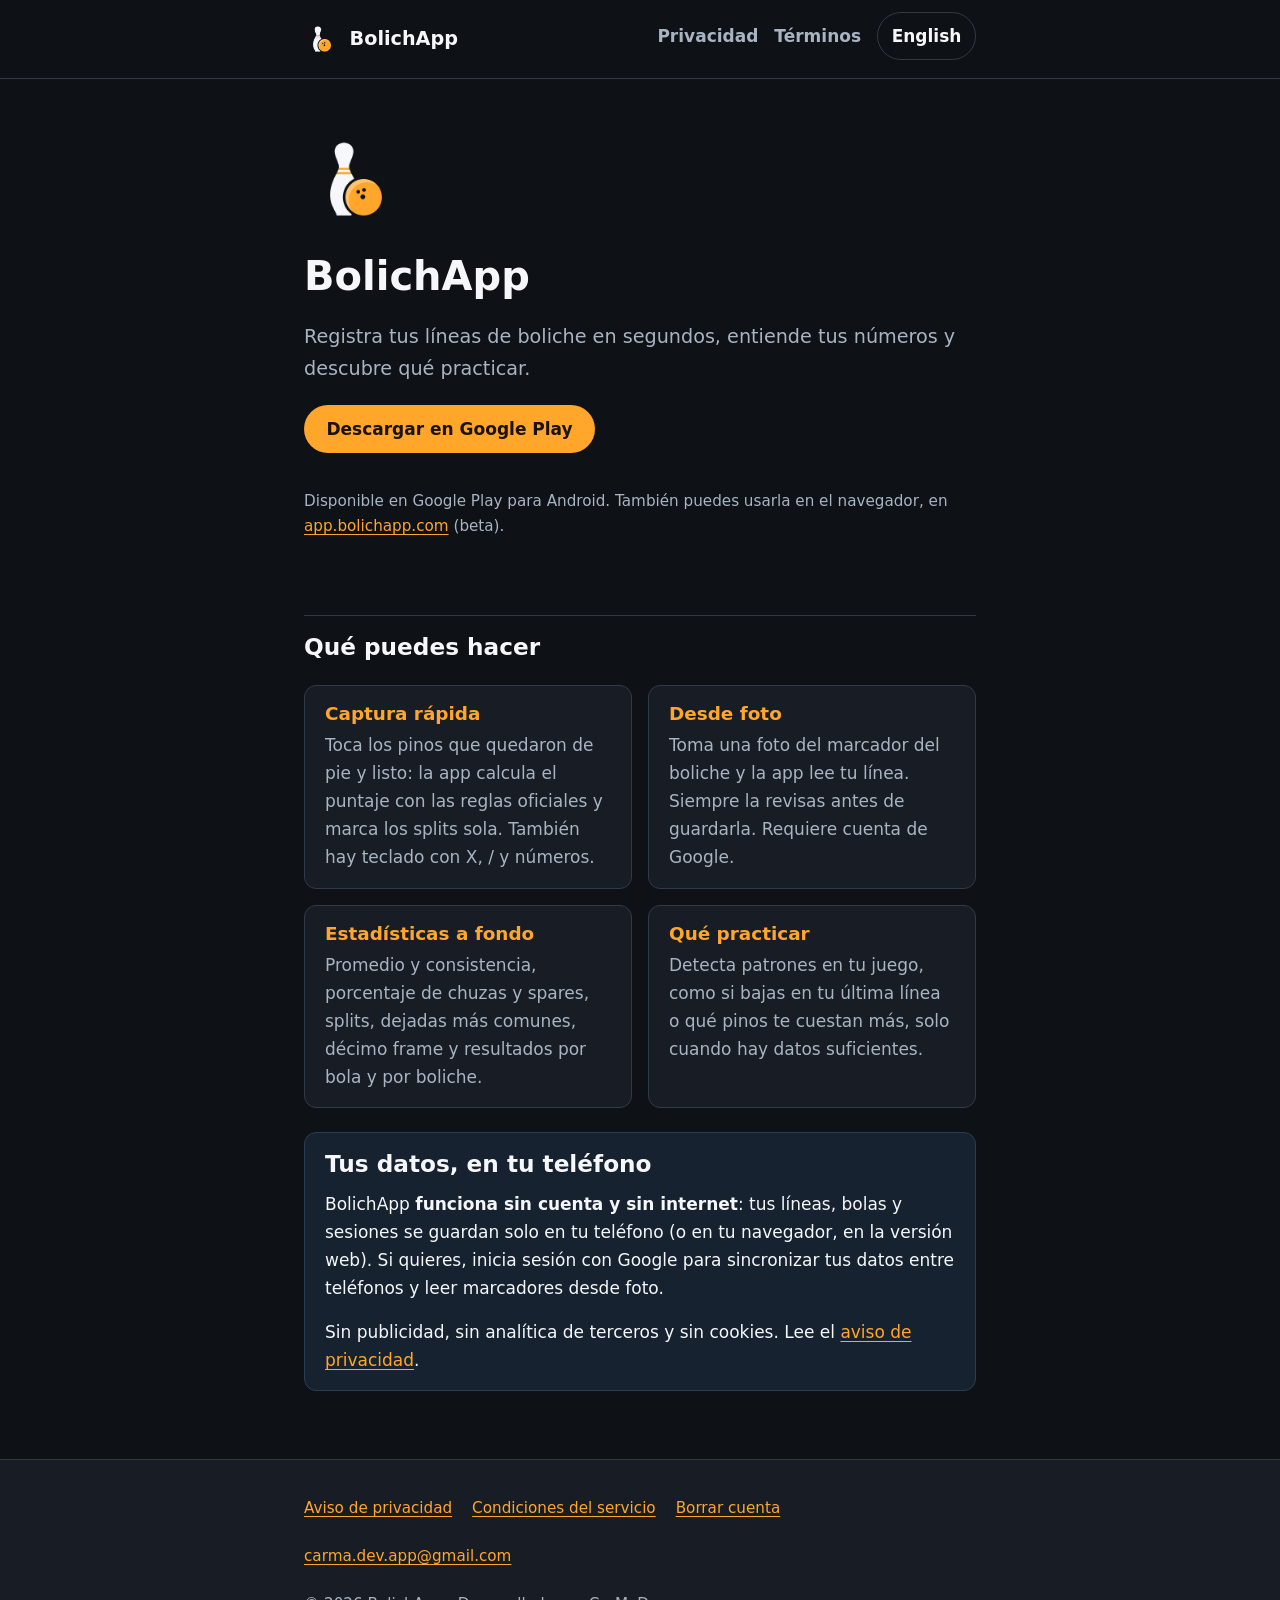
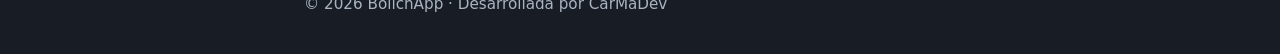
<file: index.html>
<!doctype html>
<html lang="es-MX">
  <head>
    <meta charset="utf-8" />
    <meta name="viewport" content="width=device-width, initial-scale=1" />
    <title>BolichApp · Registro y estadísticas de boliche</title>
    <meta
      name="description"
      content="BolichApp: registra tus líneas de boliche en segundos, léelas desde una foto del marcador y entiende tus números. Funciona sin cuenta."
    />
    <meta name="theme-color" content="#0E1116" />
    <link rel="canonical" href="https://bolichapp.com/" />
    <link rel="alternate" hreflang="es-MX" href="https://bolichapp.com/" />
    <link rel="alternate" hreflang="en" href="https://bolichapp.com/en/" />
    <link rel="alternate" hreflang="x-default" href="https://bolichapp.com/" />
    <link rel="icon" href="/assets/favicon.png" type="image/png" />
    <link rel="apple-touch-icon" href="/assets/icon.png" />
    <link rel="stylesheet" href="/assets/style.css" />
  </head>
  <body>
    <a class="skip-link" href="#contenido">Saltar al contenido</a>
    <header class="site-header">
      <div class="wrap">
        <a class="brand" href="/" aria-current="page"
          ><img src="/assets/icon.png" alt="" width="36" height="36" />BolichApp</a
        >
        <nav class="site-nav" aria-label="Principal">
          <ul>
            <li><a href="/privacidad/">Privacidad</a></li>
            <li><a href="/terminos/">Términos</a></li>
            <li><a class="lang" href="/en/" hreflang="en" lang="en">English</a></li>
          </ul>
        </nav>
      </div>
    </header>

    <main id="contenido">
      <div class="wrap">
        <section class="hero" aria-labelledby="titulo">
          <img src="/assets/icon.png" alt="" width="104" height="104" />
          <h1 id="titulo">BolichApp</h1>
          <p class="lead">
            Registra tus líneas de boliche en segundos, entiende tus números y descubre qué
            practicar.
          </p>
          <p>
            <a
              class="button"
              href="https://play.google.com/store/apps/details?id=com.marioacr.bolichapp&amp;hl=es_MX"
              >Descargar en Google Play</a
            >
          </p>
          <p class="meta">
            Disponible en Google Play para Android. También puedes usarla en el navegador, en
            <a href="https://app.bolichapp.com">app.bolichapp.com</a> (beta).
          </p>
        </section>

        <h2 id="funciones">Qué puedes hacer</h2>
        <ul class="features">
          <li>
            <h3>Captura rápida</h3>
            <p>
              Toca los pinos que quedaron de pie y listo: la app calcula el puntaje con las reglas
              oficiales y marca los splits sola. También hay teclado con X, / y números.
            </p>
          </li>
          <li>
            <h3>Desde foto</h3>
            <p>
              Toma una foto del marcador del boliche y la app lee tu línea. Siempre la revisas antes
              de guardarla. Requiere cuenta de Google.
            </p>
          </li>
          <li>
            <h3>Estadísticas a fondo</h3>
            <p>
              Promedio y consistencia, porcentaje de chuzas y spares, splits, dejadas más comunes,
              décimo frame y resultados por bola y por boliche.
            </p>
          </li>
          <li>
            <h3>Qué practicar</h3>
            <p>
              Detecta patrones en tu juego, como si bajas en tu última línea o qué pinos te cuestan
              más, solo cuando hay datos suficientes.
            </p>
          </li>
        </ul>

        <section class="card focus" aria-labelledby="privacidad">
          <h2 id="privacidad">Tus datos, en tu teléfono</h2>
          <p>
            BolichApp <strong>funciona sin cuenta y sin internet</strong>: tus líneas, bolas y
            sesiones se guardan solo en tu teléfono (o en tu navegador, en la versión web). Si quieres, inicia sesión con Google para
            sincronizar tus datos entre teléfonos y leer marcadores desde foto.
          </p>
          <p>
            Sin publicidad, sin analítica de terceros y sin cookies. Lee el
            <a href="/privacidad/">aviso de privacidad</a>.
          </p>
        </section>
      </div>
    </main>

    <footer class="site-footer">
      <div class="wrap">
        <nav aria-label="Legal">
          <ul>
            <li><a href="/privacidad/">Aviso de privacidad</a></li>
            <li><a href="/terminos/">Condiciones del servicio</a></li>
            <li><a href="/borrar-cuenta/">Borrar cuenta</a></li>
            <li><a href="mailto:carma.dev.app@gmail.com">carma.dev.app@gmail.com</a></li>
          </ul>
        </nav>
        <p>© 2026 BolichApp · Desarrollada por CarMaDev</p>
      </div>
    </footer>
  </body>
</html>
</file>
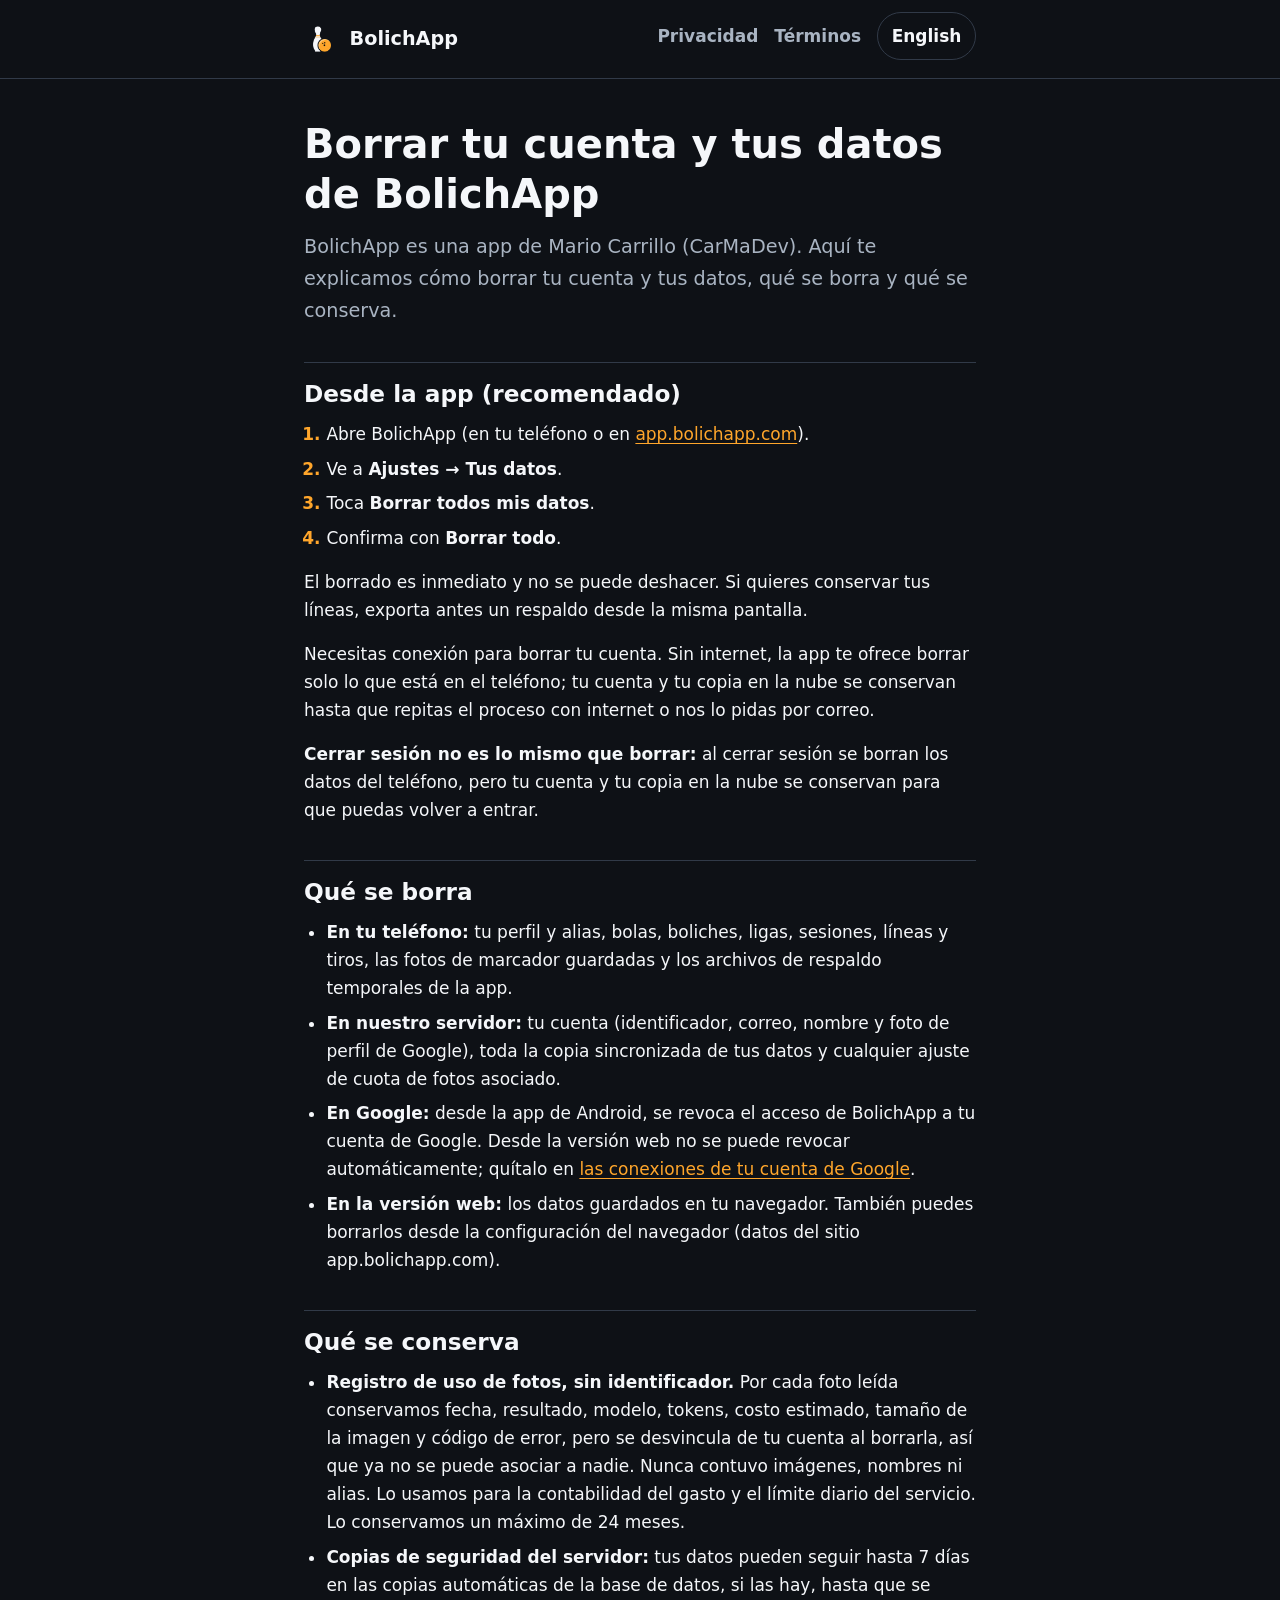
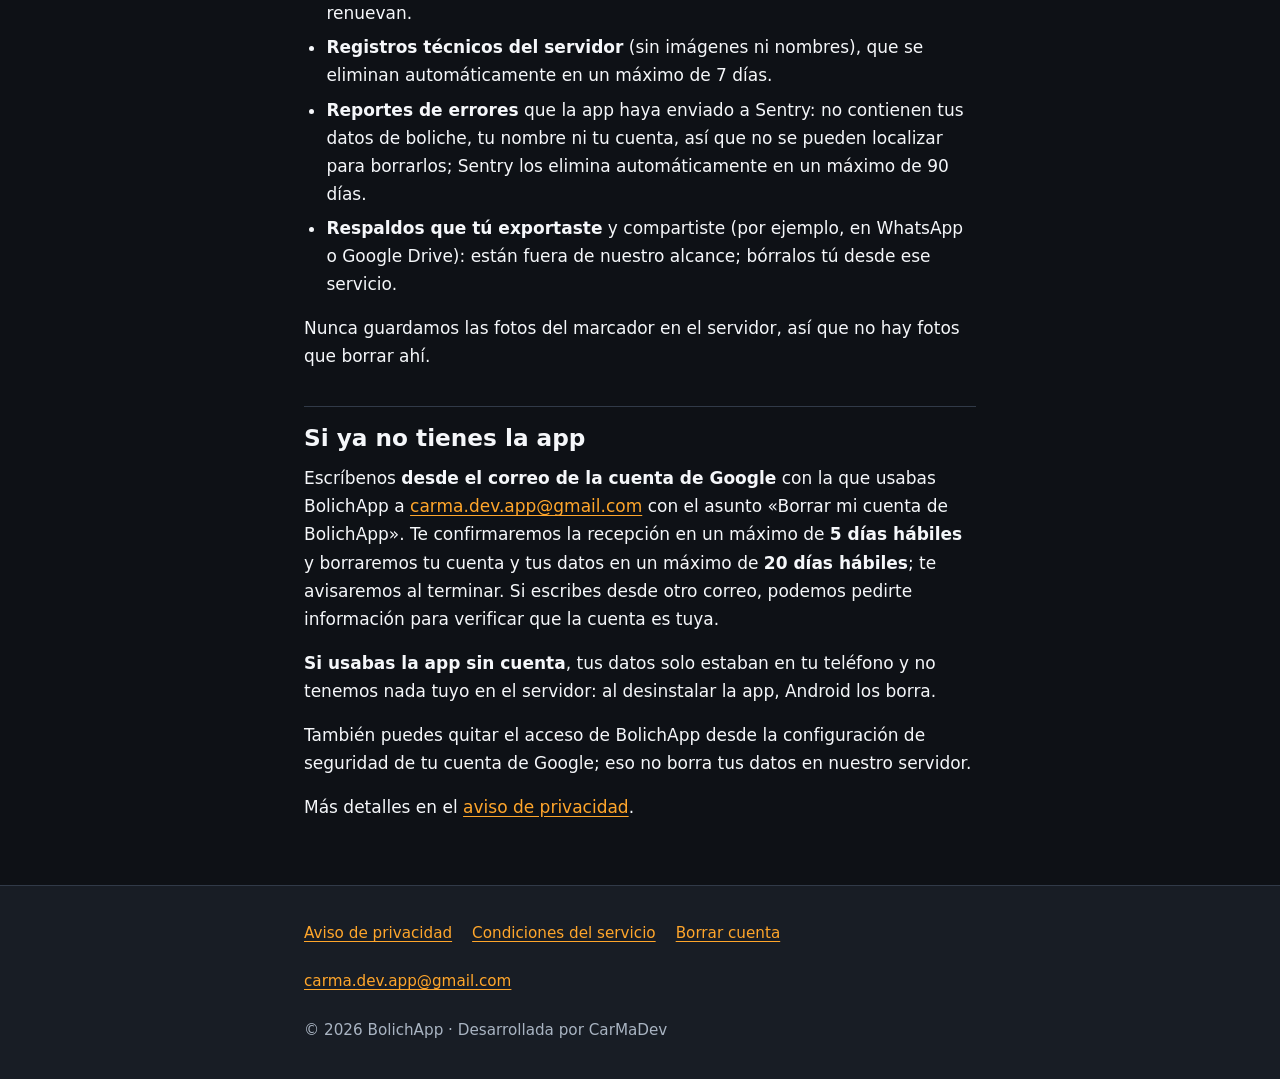
<file: borrar-cuenta/index.html>
<!doctype html>
<html lang="es-MX">
  <head>
    <meta charset="utf-8" />
    <meta name="viewport" content="width=device-width, initial-scale=1" />
    <title>Borrar tu cuenta · BolichApp</title>
    <meta
      name="description"
      content="Cómo borrar tu cuenta y tus datos de BolichApp, desde la app o por correo."
    />
    <meta name="theme-color" content="#0E1116" />
    <link rel="canonical" href="https://bolichapp.com/borrar-cuenta/" />
    <link rel="alternate" hreflang="es-MX" href="https://bolichapp.com/borrar-cuenta/" />
    <link rel="alternate" hreflang="en" href="https://bolichapp.com/en/delete-account/" />
    <link rel="alternate" hreflang="x-default" href="https://bolichapp.com/borrar-cuenta/" />
    <link rel="icon" href="/assets/favicon.png" type="image/png" />
    <link rel="apple-touch-icon" href="/assets/icon.png" />
    <link rel="stylesheet" href="/assets/style.css" />
  </head>
  <body>
    <a class="skip-link" href="#contenido">Saltar al contenido</a>
    <header class="site-header">
      <div class="wrap">
        <a class="brand" href="/"
          ><img src="/assets/icon.png" alt="" width="36" height="36" />BolichApp</a
        >
        <nav class="site-nav" aria-label="Principal">
          <ul>
            <li><a href="/privacidad/">Privacidad</a></li>
            <li><a href="/terminos/">Términos</a></li>
            <li>
              <a class="lang" href="/en/delete-account/" hreflang="en" lang="en">English</a>
            </li>
          </ul>
        </nav>
      </div>
    </header>

    <main id="contenido">
      <div class="wrap">
        <h1>Borrar tu cuenta y tus datos de BolichApp</h1>
        <p class="lead">
          BolichApp es una app de Mario Carrillo (CarMaDev). Aquí te explicamos cómo borrar tu
          cuenta y tus datos, qué se borra y qué se conserva.
        </p>

        <h2 id="app">Desde la app (recomendado)</h2>
        <ol class="steps">
          <li>
            Abre BolichApp (en tu teléfono o en
            <a href="https://app.bolichapp.com">app.bolichapp.com</a>).
          </li>
          <li>Ve a <span class="path">Ajustes → Tus datos</span>.</li>
          <li>Toca <span class="path">Borrar todos mis datos</span>.</li>
          <li>Confirma con <span class="path">Borrar todo</span>.</li>
        </ol>
        <p>
          El borrado es inmediato y no se puede deshacer. Si quieres conservar tus líneas, exporta
          antes un respaldo desde la misma pantalla.
        </p>
        <p>
          Necesitas conexión para borrar tu cuenta. Sin internet, la app te ofrece borrar solo lo
          que está en el teléfono; tu cuenta y tu copia en la nube se conservan hasta que repitas el
          proceso con internet o nos lo pidas por correo.
        </p>
        <p>
          <strong>Cerrar sesión no es lo mismo que borrar:</strong> al cerrar sesión se borran los
          datos del teléfono, pero tu cuenta y tu copia en la nube se conservan para que puedas
          volver a entrar.
        </p>

        <h2 id="que-se-borra">Qué se borra</h2>
        <ul>
          <li>
            <strong>En tu teléfono:</strong> tu perfil y alias, bolas, boliches, ligas, sesiones,
            líneas y tiros, las fotos de marcador guardadas y los archivos de respaldo temporales
            de la app.
          </li>
          <li>
            <strong>En nuestro servidor:</strong> tu cuenta (identificador, correo, nombre y foto de
            perfil de Google), toda la copia sincronizada de tus datos y cualquier ajuste de cuota
            de fotos asociado.
          </li>
          <li>
            <strong>En Google:</strong> desde la app de Android, se revoca el acceso de BolichApp a
            tu cuenta de Google. Desde la versión web no se puede revocar automáticamente; quítalo
            en <a href="https://myaccount.google.com/connections">las conexiones de tu cuenta de
            Google</a>.
          </li>
          <li>
            <strong>En la versión web:</strong> los datos guardados en tu navegador. También puedes
            borrarlos desde la configuración del navegador (datos del sitio app.bolichapp.com).
          </li>
        </ul>

        <h2 id="que-se-conserva">Qué se conserva</h2>
        <ul>
          <li>
            <strong>Registro de uso de fotos, sin identificador.</strong> Por cada foto leída
            conservamos fecha, resultado, modelo, tokens, costo estimado, tamaño de la imagen y
            código de error, pero se desvincula de tu cuenta al borrarla, así que ya no se puede
            asociar a nadie. Nunca contuvo imágenes, nombres ni alias. Lo usamos para la
            contabilidad del gasto y el límite diario del servicio. Lo conservamos un máximo de 24
            meses.
          </li>
          <li>
            <strong>Copias de seguridad del servidor:</strong> tus datos pueden seguir hasta 7 días
            en las copias automáticas de la base de datos, si las hay, hasta que se renuevan.
          </li>
          <li>
            <strong>Registros técnicos del servidor</strong> (sin imágenes ni nombres), que se
            eliminan automáticamente en un máximo de 7 días.
          </li>
          <li>
            <strong>Reportes de errores</strong> que la app haya enviado a Sentry: no contienen tus
            datos de boliche, tu nombre ni tu cuenta, así que no se pueden localizar para borrarlos;
            Sentry los elimina automáticamente en un máximo de 90 días.
          </li>
          <li>
            <strong>Respaldos que tú exportaste</strong> y compartiste (por ejemplo, en WhatsApp o
            Google Drive): están fuera de nuestro alcance; bórralos tú desde ese servicio.
          </li>
        </ul>
        <p>
          Nunca guardamos las fotos del marcador en el servidor, así que no hay fotos que borrar
          ahí.
        </p>

        <h2 id="correo">Si ya no tienes la app</h2>
        <p>
          Escríbenos <strong>desde el correo de la cuenta de Google</strong> con la que usabas
          BolichApp a
          <a href="mailto:carma.dev.app@gmail.com?subject=Borrar%20mi%20cuenta%20de%20BolichApp"
            >carma.dev.app@gmail.com</a
          >
          con el asunto «Borrar mi cuenta de BolichApp». Te confirmaremos la recepción en un máximo
          de <strong>5 días hábiles</strong> y borraremos tu cuenta y tus datos en un máximo de
          <strong>20 días hábiles</strong>; te avisaremos al terminar. Si escribes desde otro
          correo, podemos pedirte información para verificar que la cuenta es tuya.
        </p>
        <p>
          <strong>Si usabas la app sin cuenta</strong>, tus datos solo estaban en tu teléfono y no
          tenemos nada tuyo en el servidor: al desinstalar la app, Android los borra.
        </p>
        <p>
          También puedes quitar el acceso de BolichApp desde la configuración de seguridad de tu
          cuenta de Google; eso no borra tus datos en nuestro servidor.
        </p>
        <p>Más detalles en el <a href="/privacidad/">aviso de privacidad</a>.</p>
      </div>
    </main>

    <footer class="site-footer">
      <div class="wrap">
        <nav aria-label="Legal">
          <ul>
            <li><a href="/privacidad/">Aviso de privacidad</a></li>
            <li><a href="/terminos/">Condiciones del servicio</a></li>
            <li><a href="/borrar-cuenta/" aria-current="page">Borrar cuenta</a></li>
            <li><a href="mailto:carma.dev.app@gmail.com">carma.dev.app@gmail.com</a></li>
          </ul>
        </nav>
        <p>© 2026 BolichApp · Desarrollada por CarMaDev</p>
      </div>
    </footer>
  </body>
</html>
</file>
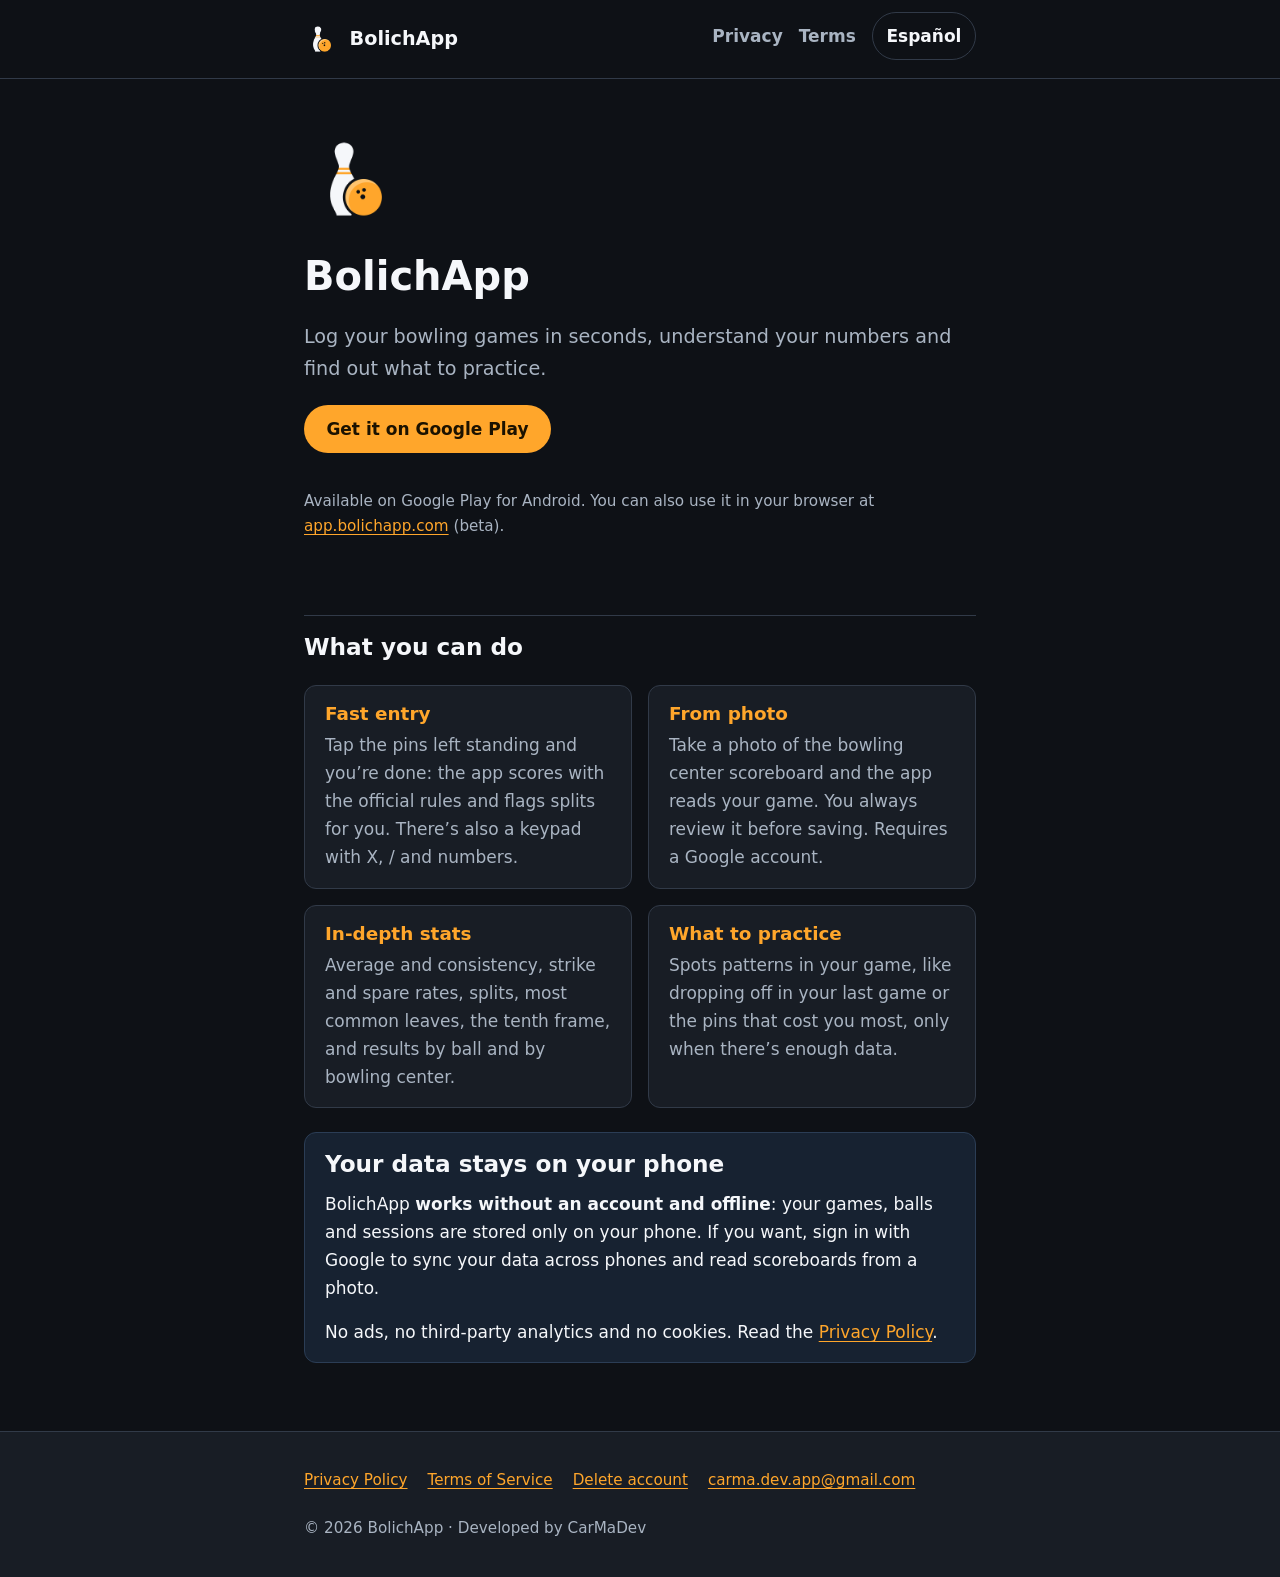
<file: en/index.html>
<!doctype html>
<html lang="en">
  <head>
    <meta charset="utf-8" />
    <meta name="viewport" content="width=device-width, initial-scale=1" />
    <title>BolichApp · Bowling scores and stats</title>
    <meta
      name="description"
      content="BolichApp: log your bowling games in seconds, read them from a scoreboard photo and understand your numbers. Works without an account."
    />
    <meta name="theme-color" content="#0E1116" />
    <link rel="canonical" href="https://bolichapp.com/en/" />
    <link rel="alternate" hreflang="es-MX" href="https://bolichapp.com/" />
    <link rel="alternate" hreflang="en" href="https://bolichapp.com/en/" />
    <link rel="alternate" hreflang="x-default" href="https://bolichapp.com/" />
    <link rel="icon" href="/assets/favicon.png" type="image/png" />
    <link rel="apple-touch-icon" href="/assets/icon.png" />
    <link rel="stylesheet" href="/assets/style.css" />
  </head>
  <body>
    <a class="skip-link" href="#content">Skip to content</a>
    <header class="site-header">
      <div class="wrap">
        <a class="brand" href="/en/" aria-current="page"
          ><img src="/assets/icon.png" alt="" width="36" height="36" />BolichApp</a
        >
        <nav class="site-nav" aria-label="Main">
          <ul>
            <li><a href="/en/privacy/">Privacy</a></li>
            <li><a href="/en/terms/">Terms</a></li>
            <li><a class="lang" href="/" hreflang="es-MX" lang="es-MX">Español</a></li>
          </ul>
        </nav>
      </div>
    </header>

    <main id="content">
      <div class="wrap">
        <section class="hero" aria-labelledby="title">
          <img src="/assets/icon.png" alt="" width="104" height="104" />
          <h1 id="title">BolichApp</h1>
          <p class="lead">
            Log your bowling games in seconds, understand your numbers and find out what to
            practice.
          </p>
          <p>
            <a
              class="button"
              href="https://play.google.com/store/apps/details?id=com.marioacr.bolichapp&amp;hl=en"
              >Get it on Google Play</a
            >
          </p>
          <p class="meta">
            Available on Google Play for Android. You can also use it in your browser at
            <a href="https://app.bolichapp.com">app.bolichapp.com</a> (beta).
          </p>
        </section>

        <h2 id="features">What you can do</h2>
        <ul class="features">
          <li>
            <h3>Fast entry</h3>
            <p>
              Tap the pins left standing and you’re done: the app scores with the official rules and
              flags splits for you. There’s also a keypad with X, / and numbers.
            </p>
          </li>
          <li>
            <h3>From photo</h3>
            <p>
              Take a photo of the bowling center scoreboard and the app reads your game. You always
              review it before saving. Requires a Google account.
            </p>
          </li>
          <li>
            <h3>In-depth stats</h3>
            <p>
              Average and consistency, strike and spare rates, splits, most common leaves, the tenth
              frame, and results by ball and by bowling center.
            </p>
          </li>
          <li>
            <h3>What to practice</h3>
            <p>
              Spots patterns in your game, like dropping off in your last game or the pins that cost
              you most, only when there’s enough data.
            </p>
          </li>
        </ul>

        <section class="card focus" aria-labelledby="privacy">
          <h2 id="privacy">Your data stays on your phone</h2>
          <p>
            BolichApp <strong>works without an account and offline</strong>: your games, balls and
            sessions are stored only on your phone. If you want, sign in with Google to sync your
            data across phones and read scoreboards from a photo.
          </p>
          <p>
            No ads, no third-party analytics and no cookies. Read the
            <a href="/en/privacy/">Privacy Policy</a>.
          </p>
        </section>
      </div>
    </main>

    <footer class="site-footer">
      <div class="wrap">
        <nav aria-label="Legal">
          <ul>
            <li><a href="/en/privacy/">Privacy Policy</a></li>
            <li><a href="/en/terms/">Terms of Service</a></li>
            <li><a href="/en/delete-account/">Delete account</a></li>
            <li><a href="mailto:carma.dev.app@gmail.com">carma.dev.app@gmail.com</a></li>
          </ul>
        </nav>
        <p>© 2026 BolichApp · Developed by CarMaDev</p>
      </div>
    </footer>
  </body>
</html>
</file>
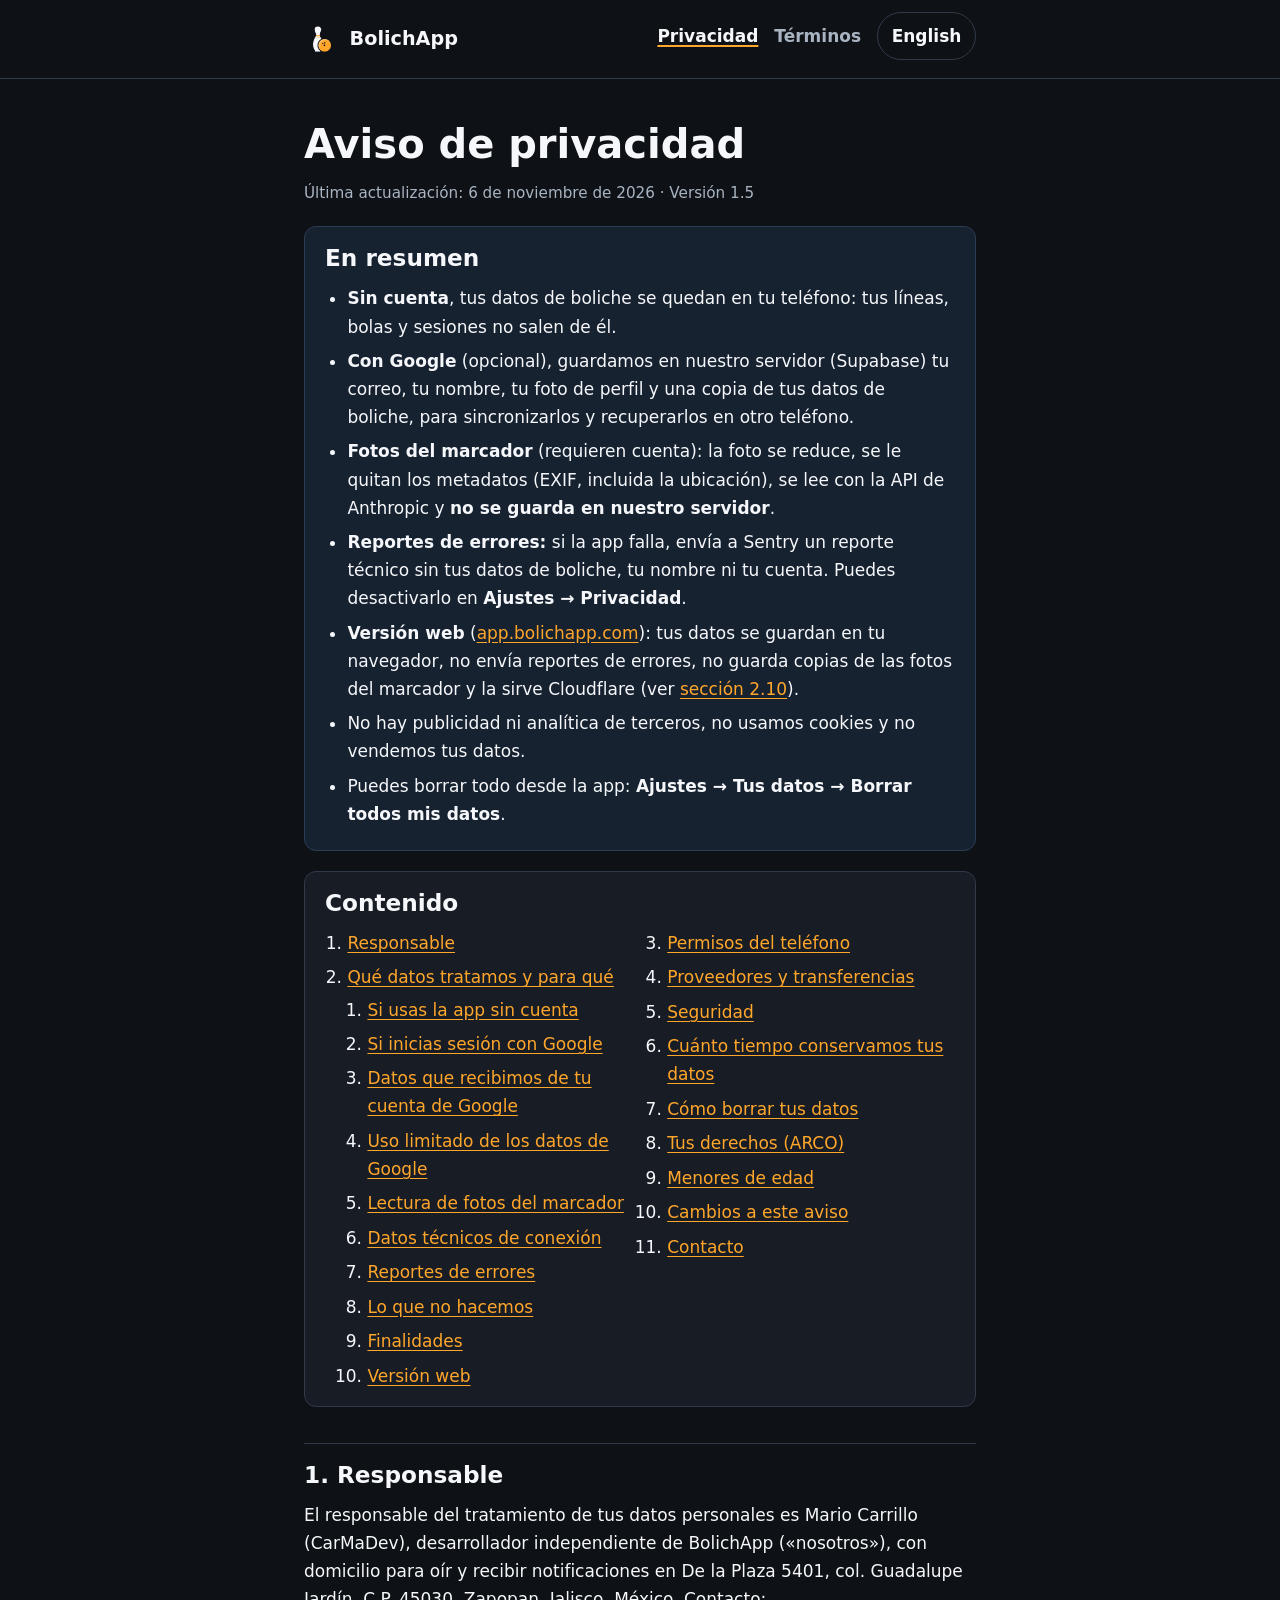
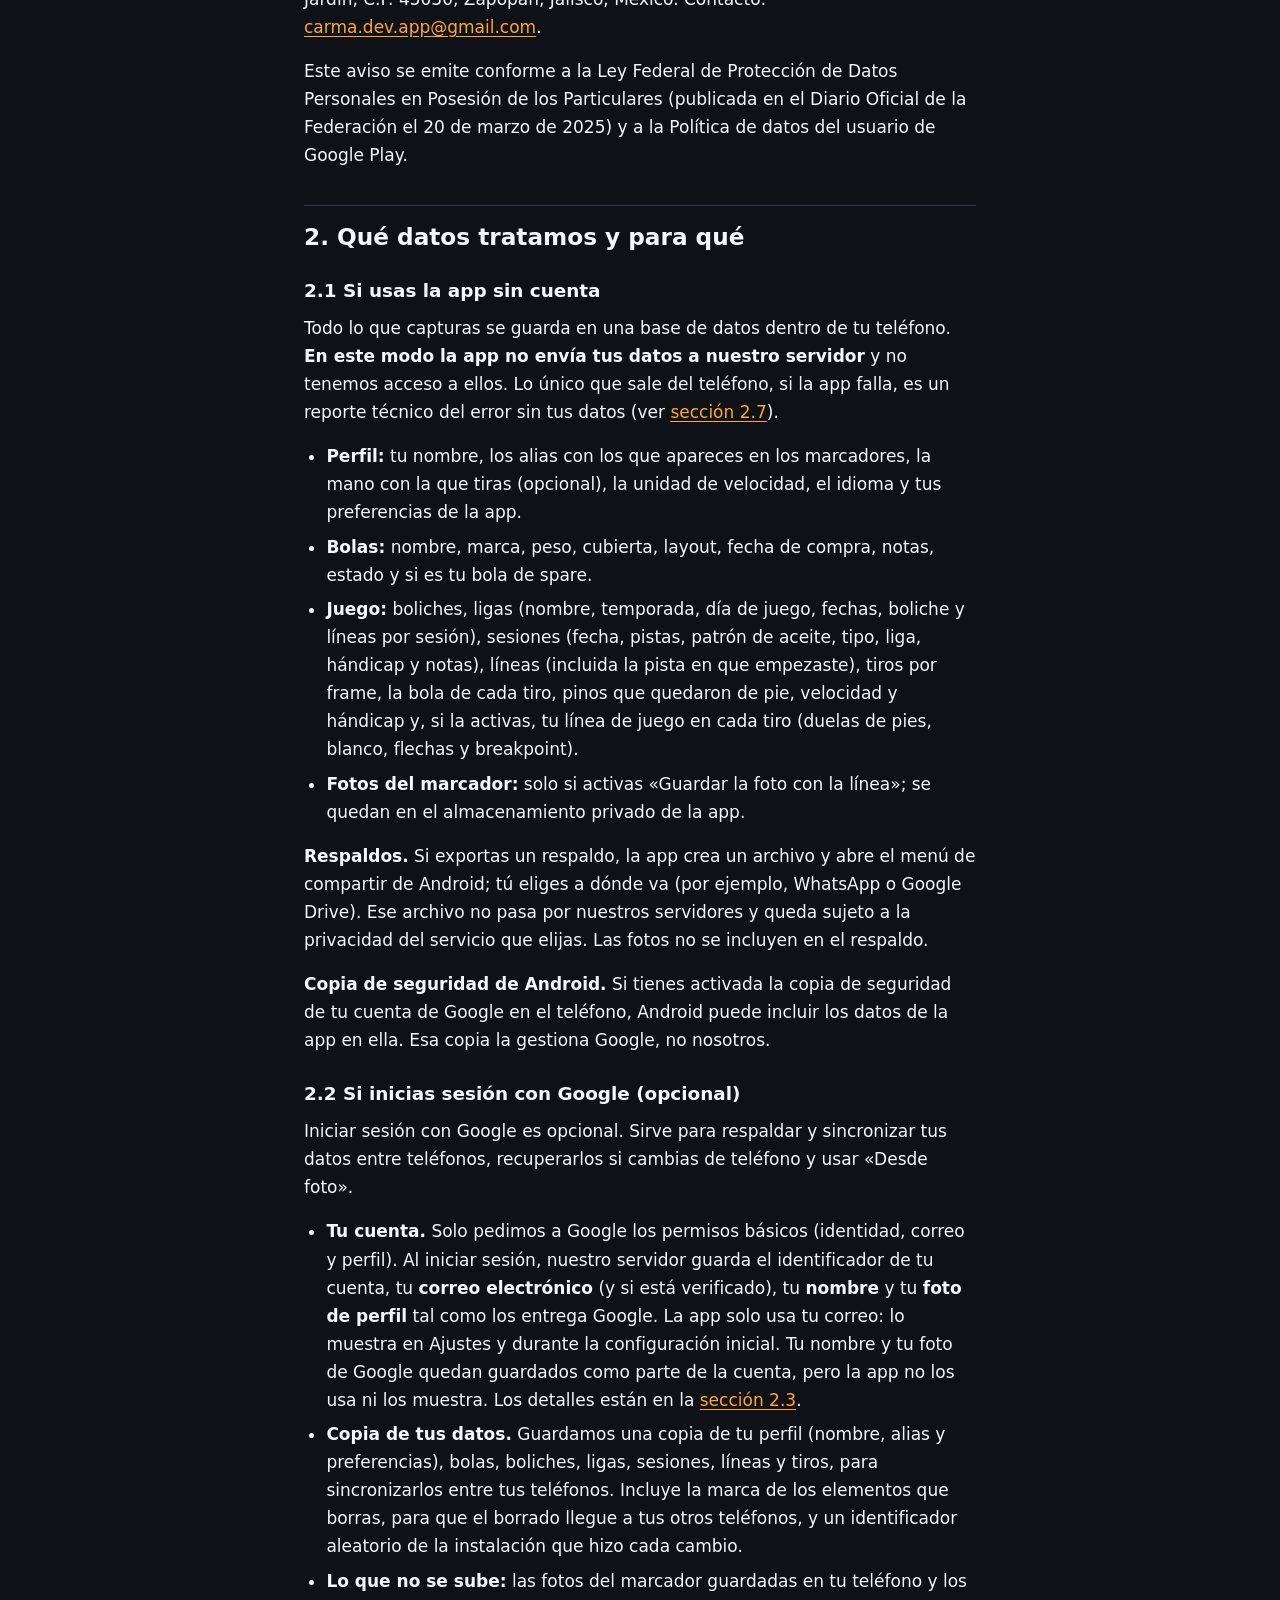
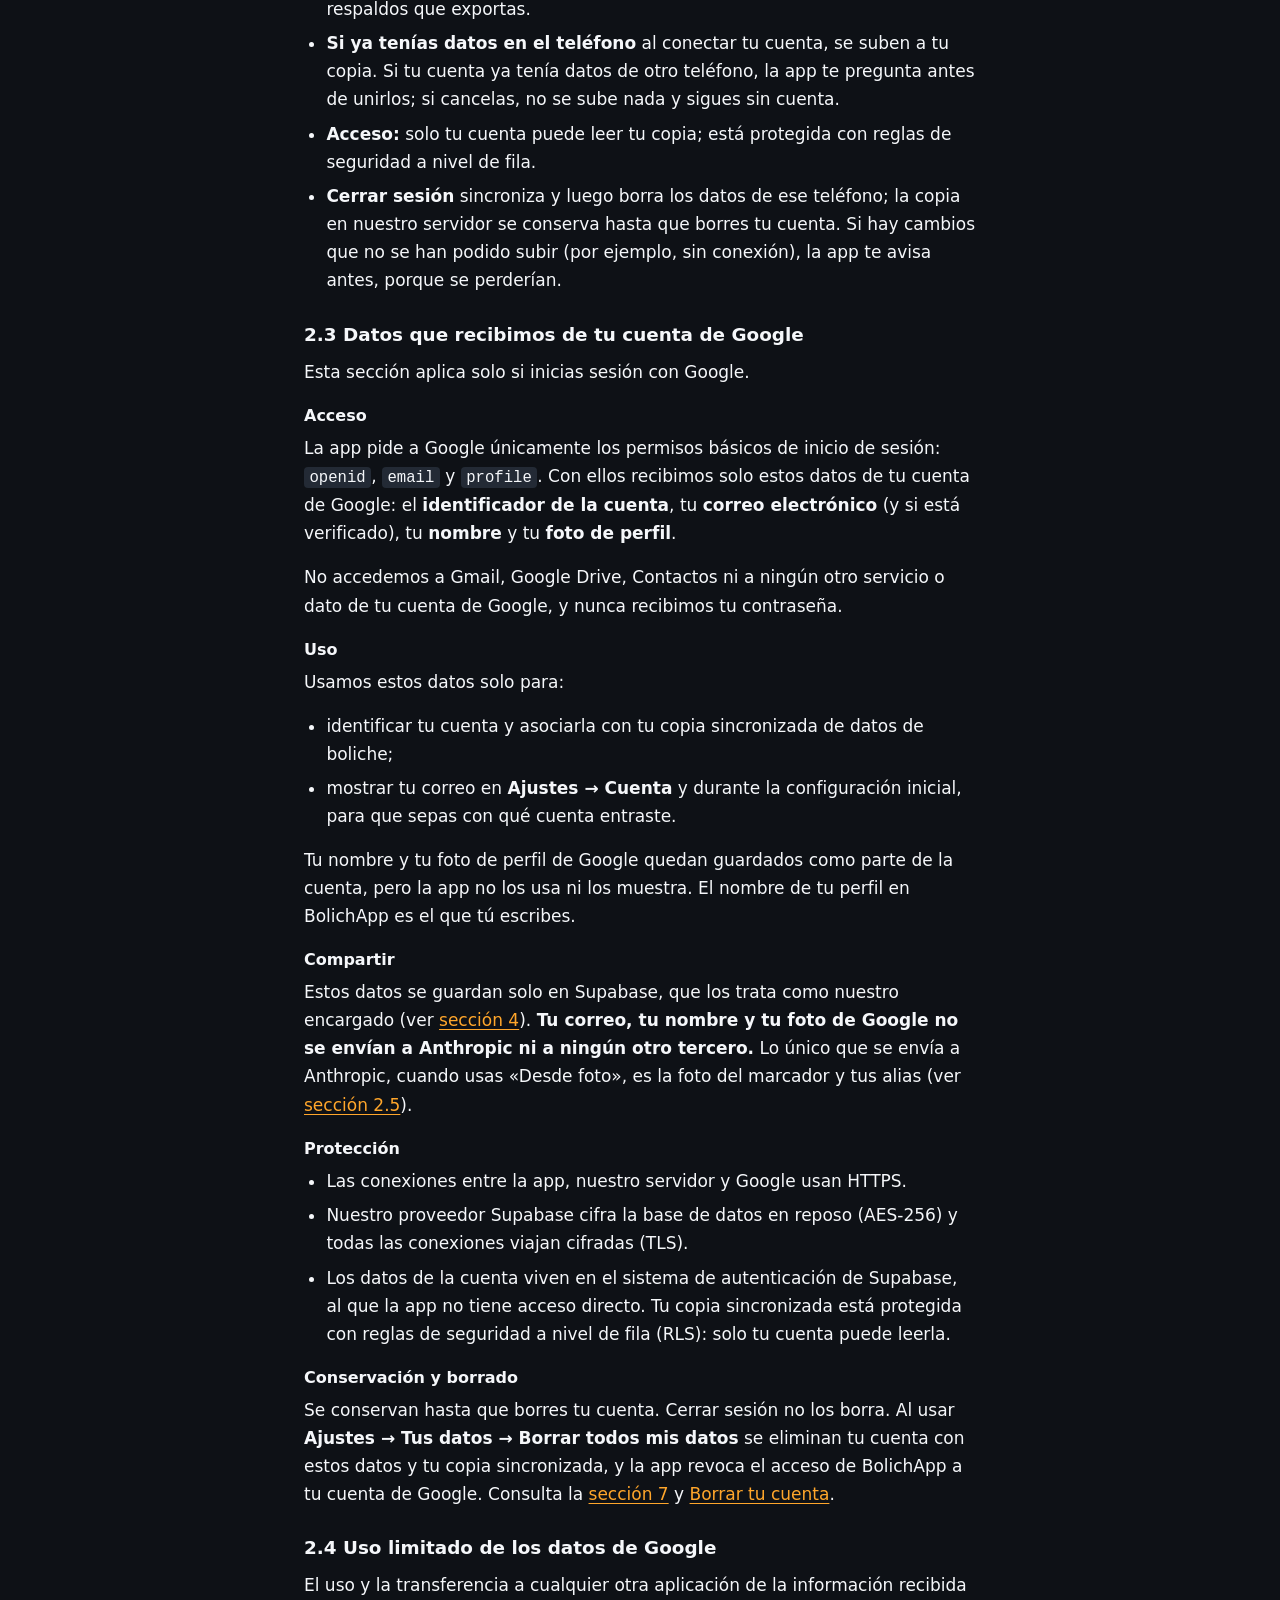
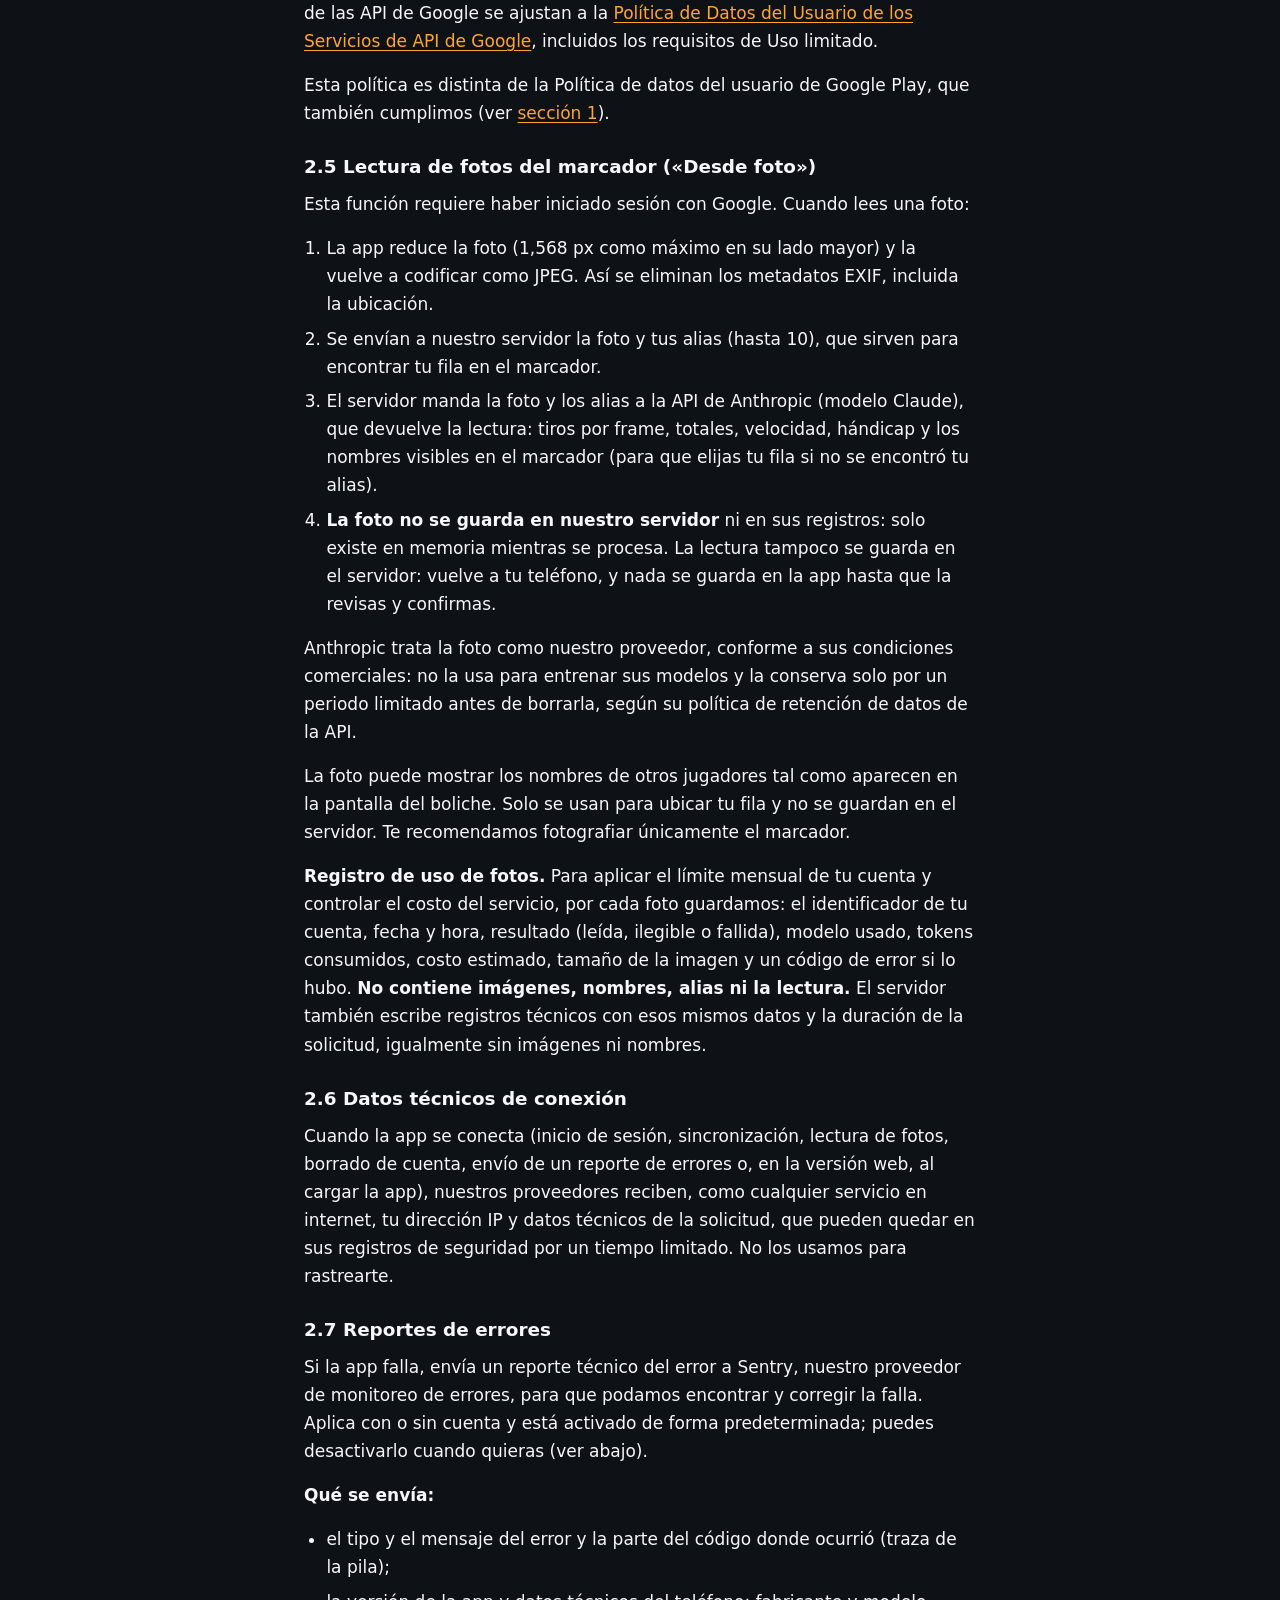
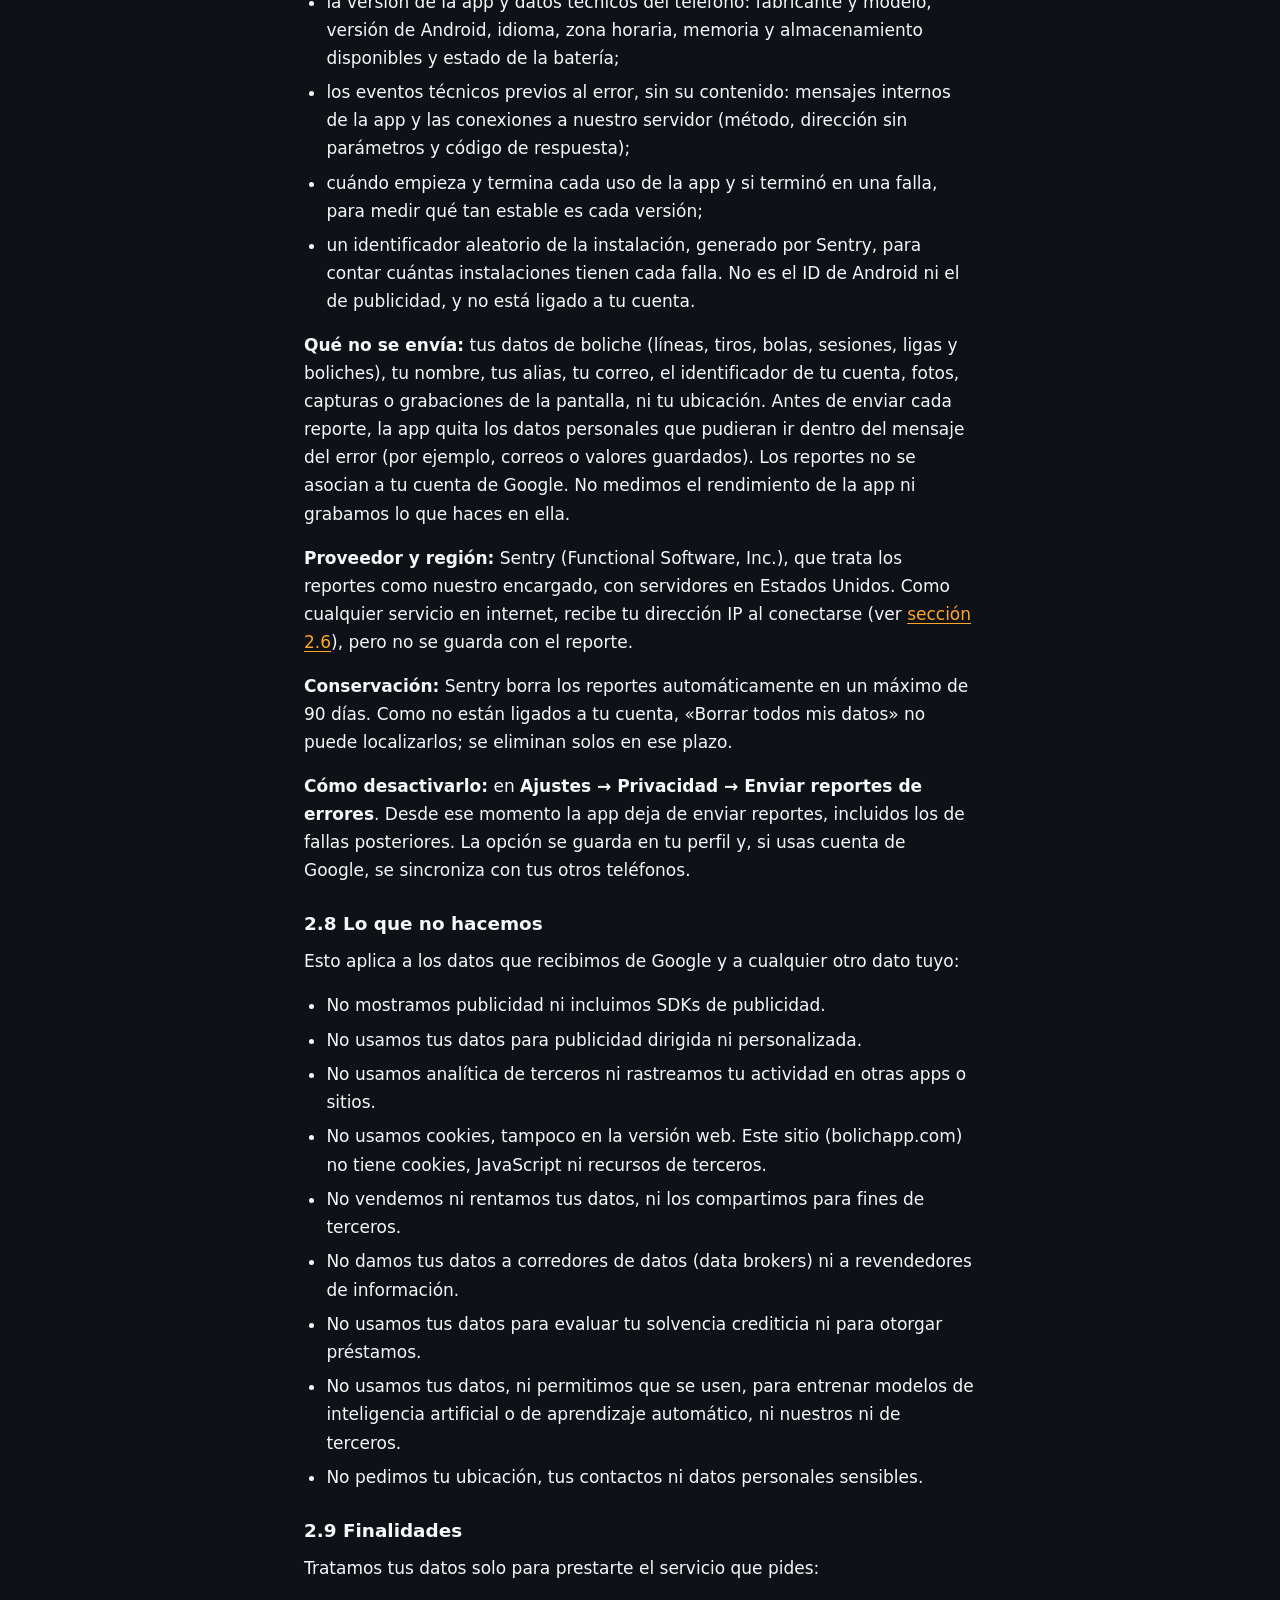
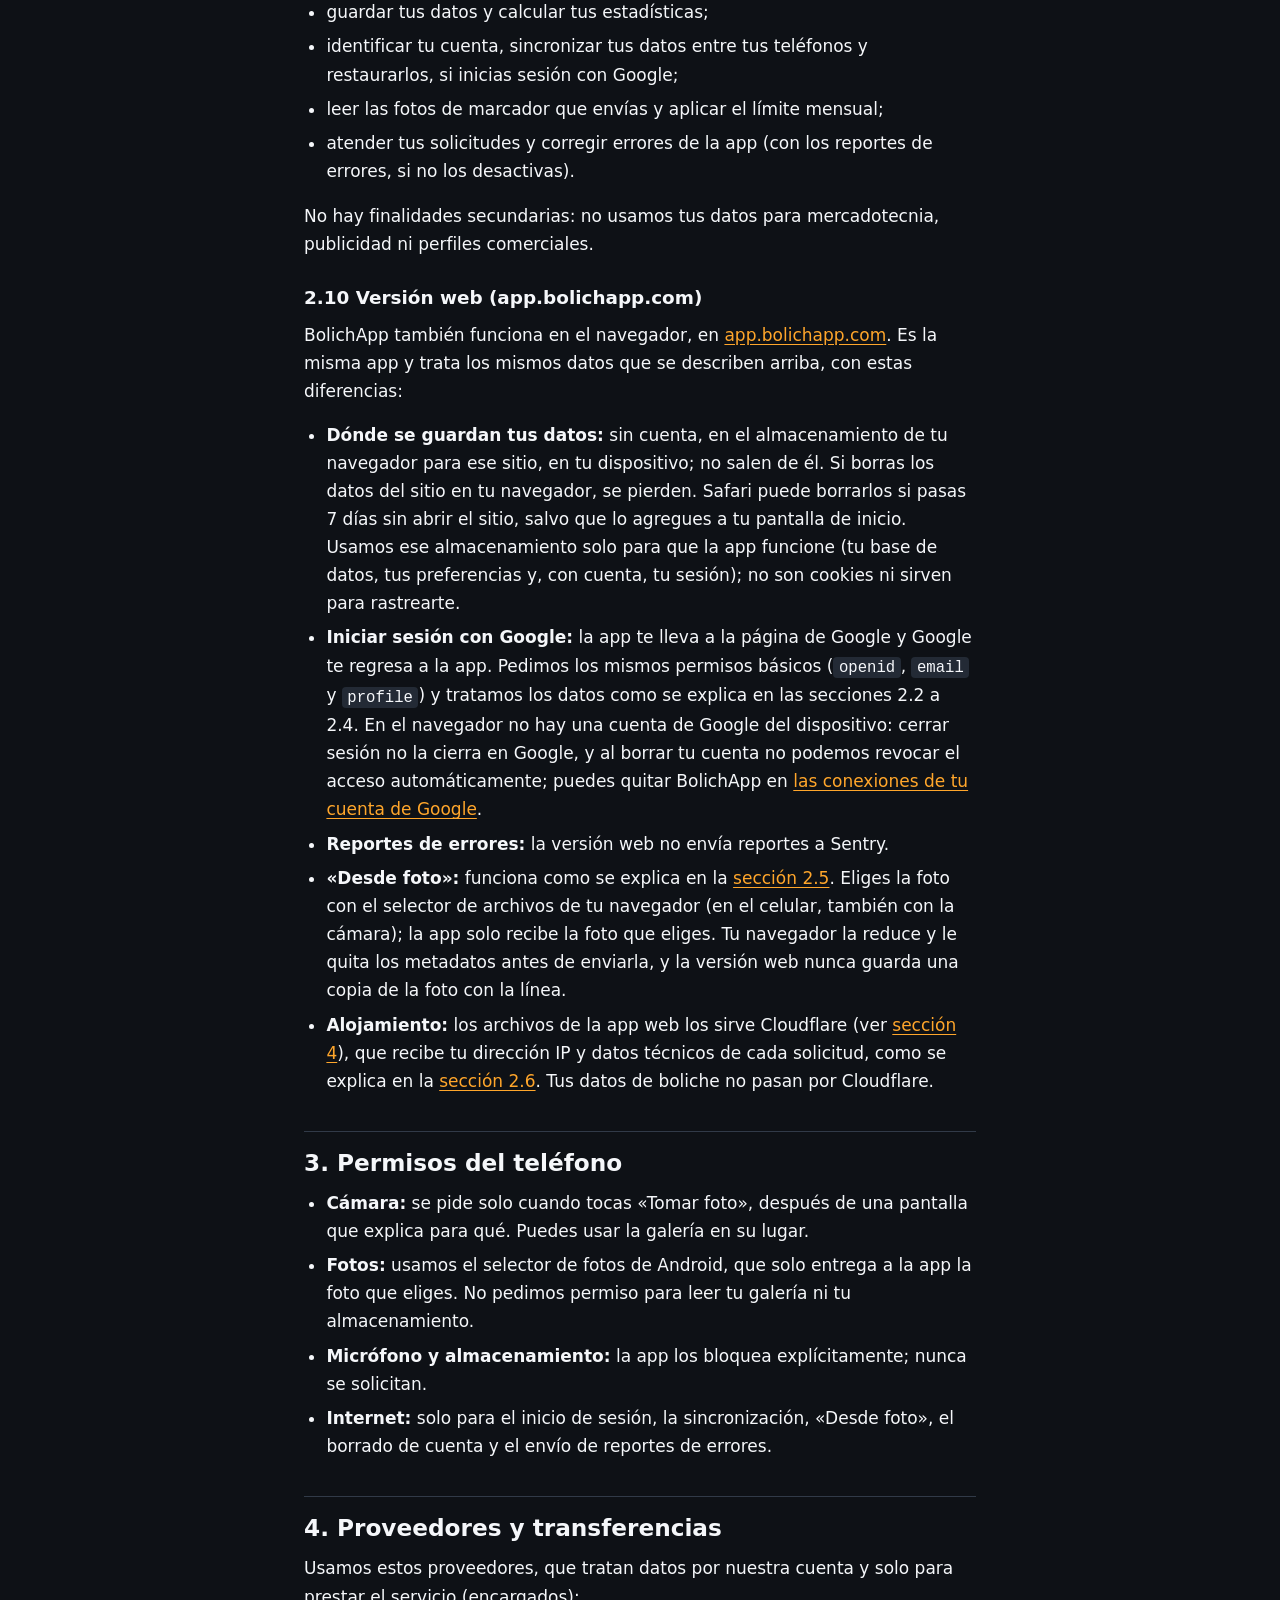
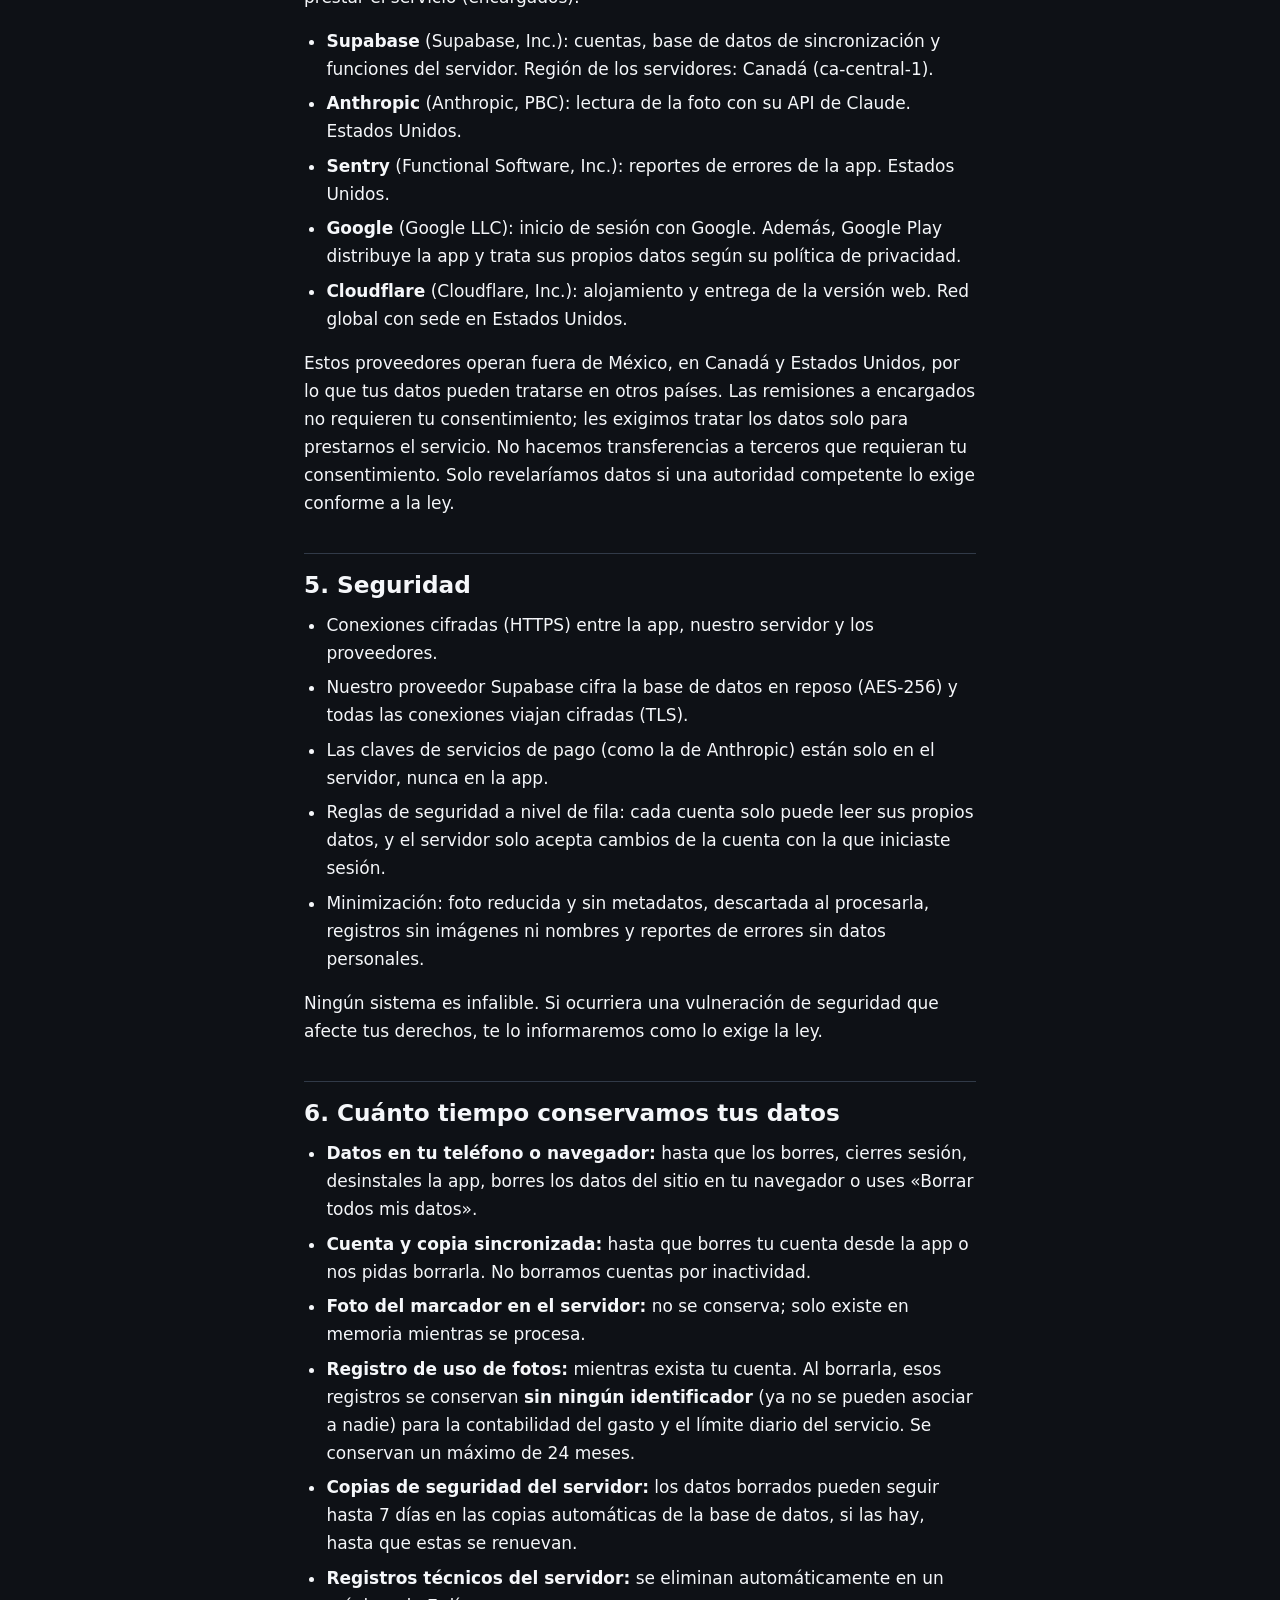
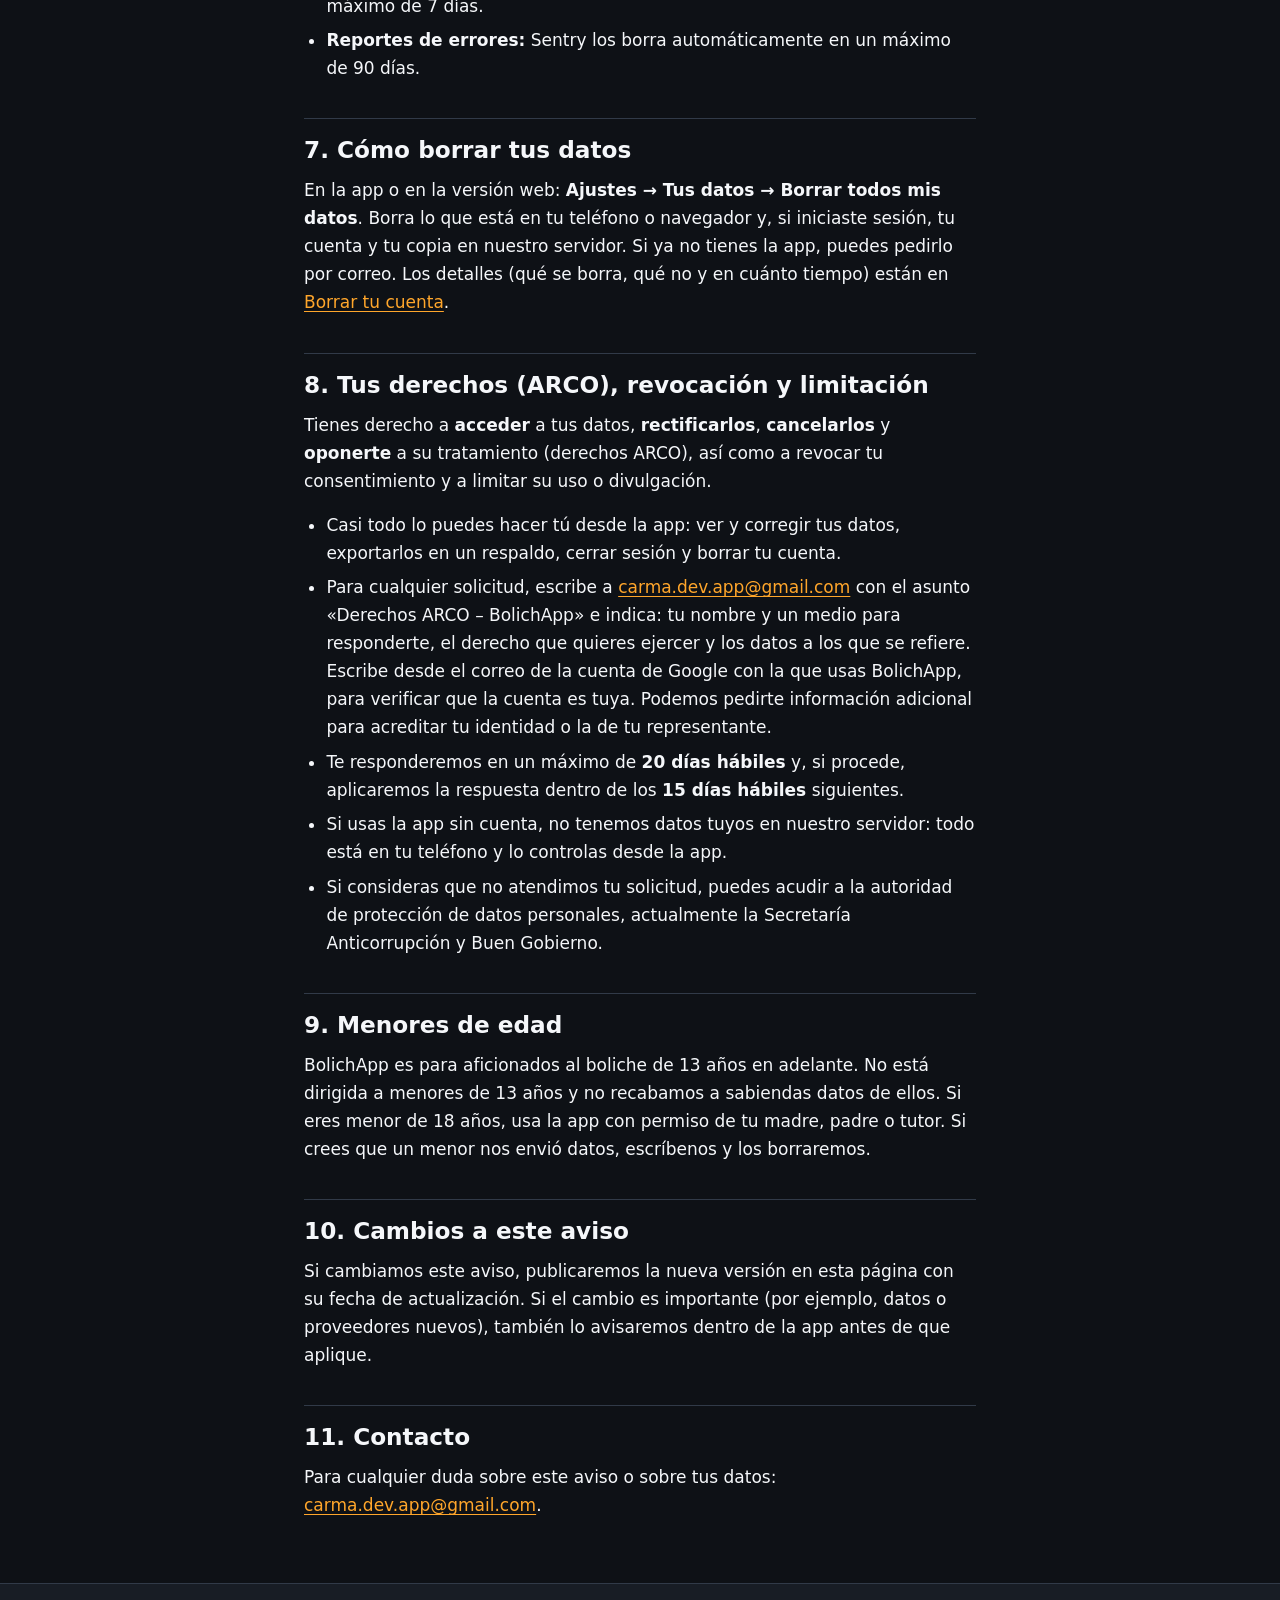
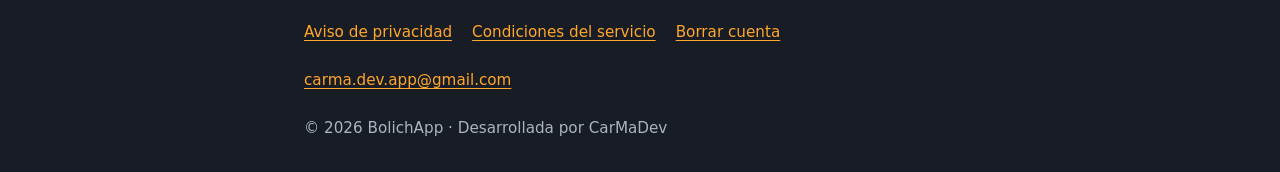
<file: privacidad/index.html>
<!doctype html>
<html lang="es-MX">
  <head>
    <meta charset="utf-8" />
    <meta name="viewport" content="width=device-width, initial-scale=1" />
    <title>Aviso de privacidad · BolichApp</title>
    <meta
      name="description"
      content="Qué datos trata BolichApp, para qué, con qué proveedores y cómo ejercer tus derechos."
    />
    <meta name="theme-color" content="#0E1116" />
    <link rel="canonical" href="https://bolichapp.com/privacidad/" />
    <link rel="alternate" hreflang="es-MX" href="https://bolichapp.com/privacidad/" />
    <link rel="alternate" hreflang="en" href="https://bolichapp.com/en/privacy/" />
    <link rel="alternate" hreflang="x-default" href="https://bolichapp.com/privacidad/" />
    <link rel="icon" href="/assets/favicon.png" type="image/png" />
    <link rel="apple-touch-icon" href="/assets/icon.png" />
    <link rel="stylesheet" href="/assets/style.css" />
  </head>
  <body>
    <a class="skip-link" href="#contenido">Saltar al contenido</a>
    <header class="site-header">
      <div class="wrap">
        <a class="brand" href="/"
          ><img src="/assets/icon.png" alt="" width="36" height="36" />BolichApp</a
        >
        <nav class="site-nav" aria-label="Principal">
          <ul>
            <li><a href="/privacidad/" aria-current="page">Privacidad</a></li>
            <li><a href="/terminos/">Términos</a></li>
            <li><a class="lang" href="/en/privacy/" hreflang="en" lang="en">English</a></li>
          </ul>
        </nav>
      </div>
    </header>

    <main id="contenido">
      <div class="wrap">
        <h1>Aviso de privacidad</h1>
        <p class="meta">Última actualización: 6 de noviembre de 2026 · Versión 1.5</p>

        <section class="card focus" aria-labelledby="resumen">
          <h2 id="resumen">En resumen</h2>
          <ul>
            <li>
              <strong>Sin cuenta</strong>, tus datos de boliche se quedan en tu teléfono: tus
              líneas, bolas y sesiones no salen de él.
            </li>
            <li>
              <strong>Con Google</strong> (opcional), guardamos en nuestro servidor (Supabase) tu
              correo, tu nombre, tu foto de perfil y una copia de tus datos de boliche, para
              sincronizarlos y recuperarlos en otro teléfono.
            </li>
            <li>
              <strong>Fotos del marcador</strong> (requieren cuenta): la foto se reduce, se le
              quitan los metadatos (EXIF, incluida la ubicación), se lee con la API de Anthropic y
              <strong>no se guarda en nuestro servidor</strong>.
            </li>
            <li>
              <strong>Reportes de errores:</strong> si la app falla, envía a Sentry un reporte
              técnico sin tus datos de boliche, tu nombre ni tu cuenta. Puedes desactivarlo en
              <span class="path">Ajustes → Privacidad</span>.
            </li>
            <li>
              <strong>Versión web</strong> (<a href="https://app.bolichapp.com">app.bolichapp.com</a>):
              tus datos se guardan en tu navegador, no envía reportes de errores, no guarda copias
              de las fotos del marcador y la sirve Cloudflare (ver <a href="#web">sección 2.10</a>).
            </li>
            <li>
              No hay publicidad ni analítica de terceros, no usamos cookies y no vendemos tus datos.
            </li>
            <li>
              Puedes borrar todo desde la app:
              <span class="path">Ajustes → Tus datos → Borrar todos mis datos</span>.
            </li>
          </ul>
        </section>

        <nav class="card toc" aria-labelledby="indice">
          <h2 id="indice">Contenido</h2>
          <ol>
            <li><a href="#responsable">Responsable</a></li>
            <li>
              <a href="#datos">Qué datos tratamos y para qué</a>
              <ol>
                <li><a href="#sin-cuenta">Si usas la app sin cuenta</a></li>
                <li><a href="#google">Si inicias sesión con Google</a></li>
                <li><a href="#datos-google">Datos que recibimos de tu cuenta de Google</a></li>
                <li><a href="#uso-limitado">Uso limitado de los datos de Google</a></li>
                <li><a href="#fotos">Lectura de fotos del marcador</a></li>
                <li><a href="#tecnicos">Datos técnicos de conexión</a></li>
                <li><a href="#errores">Reportes de errores</a></li>
                <li><a href="#no-hacemos">Lo que no hacemos</a></li>
                <li><a href="#finalidades">Finalidades</a></li>
                <li><a href="#web">Versión web</a></li>
              </ol>
            </li>
            <li><a href="#permisos">Permisos del teléfono</a></li>
            <li><a href="#proveedores">Proveedores y transferencias</a></li>
            <li><a href="#seguridad">Seguridad</a></li>
            <li><a href="#conservacion">Cuánto tiempo conservamos tus datos</a></li>
            <li><a href="#borrado">Cómo borrar tus datos</a></li>
            <li><a href="#derechos">Tus derechos (ARCO)</a></li>
            <li><a href="#menores">Menores de edad</a></li>
            <li><a href="#cambios">Cambios a este aviso</a></li>
            <li><a href="#contacto">Contacto</a></li>
          </ol>
        </nav>

        <h2 id="responsable">1. Responsable</h2>
        <p>
          El responsable del tratamiento de tus datos personales es Mario Carrillo (CarMaDev),
          desarrollador independiente de BolichApp («nosotros»), con domicilio para oír y recibir
          notificaciones en De la Plaza 5401, col. Guadalupe Jardín, C.P. 45030, Zapopan, Jalisco,
          México. Contacto:
          <a href="mailto:carma.dev.app@gmail.com">carma.dev.app@gmail.com</a>.
        </p>
        <p>
          Este aviso se emite conforme a la Ley Federal de Protección de Datos Personales en
          Posesión de los Particulares (publicada en el Diario Oficial de la Federación el 20 de
          marzo de 2025) y a la Política de datos del usuario de Google Play.
        </p>

        <h2 id="datos">2. Qué datos tratamos y para qué</h2>

        <h3 id="sin-cuenta">2.1 Si usas la app sin cuenta</h3>
        <p>
          Todo lo que capturas se guarda en una base de datos dentro de tu teléfono.
          <strong>En este modo la app no envía tus datos a nuestro servidor</strong> y no tenemos
          acceso a ellos. Lo único que sale del teléfono, si la app falla, es un reporte técnico
          del error sin tus datos (ver <a href="#errores">sección 2.7</a>).
        </p>
        <ul>
          <li>
            <strong>Perfil:</strong> tu nombre, los alias con los que apareces en los marcadores, la
            mano con la que tiras (opcional), la unidad de velocidad, el idioma y tus preferencias
            de la app.
          </li>
          <li>
            <strong>Bolas:</strong> nombre, marca, peso, cubierta, layout, fecha de compra, notas,
            estado y si es tu bola de spare.
          </li>
          <li>
            <strong>Juego:</strong> boliches, ligas (nombre, temporada, día de juego, fechas, boliche
            y líneas por sesión), sesiones (fecha, pistas, patrón de aceite, tipo, liga, hándicap y
            notas), líneas (incluida la pista en que empezaste), tiros por frame, la bola de cada
            tiro, pinos que quedaron de pie, velocidad y hándicap y, si la activas, tu línea de
            juego en cada tiro (duelas de pies, blanco, flechas y breakpoint).
          </li>
          <li>
            <strong>Fotos del marcador:</strong> solo si activas «Guardar la foto con la línea»; se
            quedan en el almacenamiento privado de la app.
          </li>
        </ul>
        <p>
          <strong>Respaldos.</strong> Si exportas un respaldo, la app crea un archivo y abre el menú
          de compartir de Android; tú eliges a dónde va (por ejemplo, WhatsApp o Google Drive). Ese
          archivo no pasa por nuestros servidores y queda sujeto a la privacidad del servicio que
          elijas. Las fotos no se incluyen en el respaldo.
        </p>
        <p>
          <strong>Copia de seguridad de Android.</strong> Si tienes activada la copia de seguridad
          de tu cuenta de Google en el teléfono, Android puede incluir los datos de la app en ella.
          Esa copia la gestiona Google, no nosotros.
        </p>

        <h3 id="google">2.2 Si inicias sesión con Google (opcional)</h3>
        <p>
          Iniciar sesión con Google es opcional. Sirve para respaldar y sincronizar tus datos entre
          teléfonos, recuperarlos si cambias de teléfono y usar «Desde foto».
        </p>
        <ul>
          <li>
            <strong>Tu cuenta.</strong> Solo pedimos a Google los permisos básicos (identidad,
            correo y perfil). Al iniciar sesión, nuestro servidor guarda el identificador de tu
            cuenta, tu <strong>correo electrónico</strong> (y si está verificado), tu
            <strong>nombre</strong> y tu <strong>foto de perfil</strong> tal como los entrega
            Google. La app solo usa tu correo: lo muestra en Ajustes y durante la configuración
            inicial. Tu nombre y tu foto de Google quedan guardados como parte de la cuenta, pero la
            app no los usa ni los muestra. Los detalles están en la
            <a href="#datos-google">sección 2.3</a>.
          </li>
          <li>
            <strong>Copia de tus datos.</strong> Guardamos una copia de tu perfil (nombre, alias y
            preferencias), bolas, boliches, ligas, sesiones, líneas y tiros, para sincronizarlos
            entre tus teléfonos. Incluye la marca de los elementos que borras, para que el borrado
            llegue a tus otros teléfonos, y un identificador aleatorio de la instalación que hizo
            cada cambio.
          </li>
          <li>
            <strong>Lo que no se sube:</strong> las fotos del marcador guardadas en tu teléfono y
            los respaldos que exportas.
          </li>
          <li>
            <strong>Si ya tenías datos en el teléfono</strong> al conectar tu cuenta, se suben a tu
            copia. Si tu cuenta ya tenía datos de otro teléfono, la app te pregunta antes de
            unirlos; si cancelas, no se sube nada y sigues sin cuenta.
          </li>
          <li>
            <strong>Acceso:</strong> solo tu cuenta puede leer tu copia; está protegida con reglas
            de seguridad a nivel de fila.
          </li>
          <li>
            <strong>Cerrar sesión</strong> sincroniza y luego borra los datos de ese teléfono; la
            copia en nuestro servidor se conserva hasta que borres tu cuenta. Si hay cambios que no
            se han podido subir (por ejemplo, sin conexión), la app te avisa antes, porque se
            perderían.
          </li>
        </ul>

        <h3 id="datos-google">2.3 Datos que recibimos de tu cuenta de Google</h3>
        <p>Esta sección aplica solo si inicias sesión con Google.</p>

        <h4 id="google-acceso">Acceso</h4>
        <p>
          La app pide a Google únicamente los permisos básicos de inicio de sesión:
          <code>openid</code>, <code>email</code> y <code>profile</code>. Con ellos recibimos solo
          estos datos de tu cuenta de Google: el <strong>identificador de la cuenta</strong>, tu
          <strong>correo electrónico</strong> (y si está verificado), tu <strong>nombre</strong> y
          tu <strong>foto de perfil</strong>.
        </p>
        <p>
          No accedemos a Gmail, Google Drive, Contactos ni a ningún otro servicio o dato de tu
          cuenta de Google, y nunca recibimos tu contraseña.
        </p>

        <h4 id="google-uso">Uso</h4>
        <p>Usamos estos datos solo para:</p>
        <ul>
          <li>identificar tu cuenta y asociarla con tu copia sincronizada de datos de boliche;</li>
          <li>
            mostrar tu correo en <span class="path">Ajustes → Cuenta</span> y durante la
            configuración inicial, para que sepas con qué cuenta entraste.
          </li>
        </ul>
        <p>
          Tu nombre y tu foto de perfil de Google quedan guardados como parte de la cuenta, pero la
          app no los usa ni los muestra. El nombre de tu perfil en BolichApp es el que tú escribes.
        </p>

        <h4 id="google-compartir">Compartir</h4>
        <p>
          Estos datos se guardan solo en Supabase, que los trata como nuestro encargado (ver
          <a href="#proveedores">sección 4</a>).
          <strong
            >Tu correo, tu nombre y tu foto de Google no se envían a Anthropic ni a ningún otro
            tercero.</strong
          >
          Lo único que se envía a Anthropic, cuando usas «Desde foto», es la foto del marcador y tus
          alias (ver <a href="#fotos">sección 2.5</a>).
        </p>

        <h4 id="google-proteccion">Protección</h4>
        <ul>
          <li>Las conexiones entre la app, nuestro servidor y Google usan HTTPS.</li>
          <li>
            Nuestro proveedor Supabase cifra la base de datos en reposo (AES-256) y todas las
            conexiones viajan cifradas (TLS).
          </li>
          <li>
            Los datos de la cuenta viven en el sistema de autenticación de Supabase, al que la app
            no tiene acceso directo. Tu copia sincronizada está protegida con reglas de seguridad a
            nivel de fila (RLS): solo tu cuenta puede leerla.
          </li>
        </ul>

        <h4 id="google-conservacion">Conservación y borrado</h4>
        <p>
          Se conservan hasta que borres tu cuenta. Cerrar sesión no los borra. Al usar
          <span class="path">Ajustes → Tus datos → Borrar todos mis datos</span> se eliminan tu
          cuenta con estos datos y tu copia sincronizada, y la app revoca el acceso de BolichApp a
          tu cuenta de Google. Consulta la <a href="#borrado">sección 7</a> y
          <a href="/borrar-cuenta/">Borrar tu cuenta</a>.
        </p>

        <h3 id="uso-limitado">2.4 Uso limitado de los datos de Google</h3>
        <p>
          El uso y la transferencia a cualquier otra aplicación de la información recibida de las
          API de Google se ajustan a la
          <a href="https://developers.google.com/terms/api-services-user-data-policy"
            >Política de Datos del Usuario de los Servicios de API de Google</a
          >, incluidos los requisitos de Uso limitado.
        </p>
        <p>
          Esta política es distinta de la Política de datos del usuario de Google Play, que también
          cumplimos (ver <a href="#responsable">sección 1</a>).
        </p>

        <h3 id="fotos">2.5 Lectura de fotos del marcador («Desde foto»)</h3>
        <p>Esta función requiere haber iniciado sesión con Google. Cuando lees una foto:</p>
        <ol>
          <li>
            La app reduce la foto (1,568 px como máximo en su lado mayor) y la vuelve a codificar
            como JPEG. Así se eliminan los metadatos EXIF, incluida la ubicación.
          </li>
          <li>
            Se envían a nuestro servidor la foto y tus alias (hasta 10), que sirven para encontrar
            tu fila en el marcador.
          </li>
          <li>
            El servidor manda la foto y los alias a la API de Anthropic (modelo Claude), que
            devuelve la lectura: tiros por frame, totales, velocidad, hándicap y los nombres
            visibles en el marcador (para que elijas tu fila si no se encontró tu alias).
          </li>
          <li>
            <strong>La foto no se guarda en nuestro servidor</strong> ni en sus registros: solo
            existe en memoria mientras se procesa. La lectura tampoco se guarda en el servidor:
            vuelve a tu teléfono, y nada se guarda en la app hasta que la revisas y confirmas.
          </li>
        </ol>
        <p>
          Anthropic trata la foto como nuestro proveedor, conforme a sus condiciones comerciales: no
          la usa para entrenar sus modelos y la conserva solo por un periodo limitado antes de
          borrarla, según su política de retención de datos de la API.
        </p>
        <p>
          La foto puede mostrar los nombres de otros jugadores tal como aparecen en la pantalla del
          boliche. Solo se usan para ubicar tu fila y no se guardan en el servidor. Te recomendamos
          fotografiar únicamente el marcador.
        </p>
        <p>
          <strong>Registro de uso de fotos.</strong> Para aplicar el límite mensual de tu cuenta y
          controlar el costo del servicio, por cada foto guardamos: el identificador de tu cuenta,
          fecha y hora, resultado (leída, ilegible o fallida), modelo usado, tokens consumidos,
          costo estimado, tamaño de la imagen y un código de error si lo hubo.
          <strong>No contiene imágenes, nombres, alias ni la lectura.</strong> El servidor también
          escribe registros técnicos con esos mismos datos y la duración de la solicitud, igualmente
          sin imágenes ni nombres.
        </p>

        <h3 id="tecnicos">2.6 Datos técnicos de conexión</h3>
        <p>
          Cuando la app se conecta (inicio de sesión, sincronización, lectura de fotos, borrado de
          cuenta, envío de un reporte de errores o, en la versión web, al cargar la app), nuestros
          proveedores reciben, como cualquier servicio en internet, tu dirección
          IP y datos técnicos de la solicitud, que pueden quedar en sus registros de seguridad por
          un tiempo limitado. No los usamos para rastrearte.
        </p>

        <h3 id="errores">2.7 Reportes de errores</h3>
        <p>
          Si la app falla, envía un reporte técnico del error a Sentry, nuestro proveedor de
          monitoreo de errores, para que podamos encontrar y corregir la falla. Aplica con o sin
          cuenta y está activado de forma predeterminada; puedes desactivarlo cuando quieras (ver
          abajo).
        </p>
        <p><strong>Qué se envía:</strong></p>
        <ul>
          <li>
            el tipo y el mensaje del error y la parte del código donde ocurrió (traza de la pila);
          </li>
          <li>
            la versión de la app y datos técnicos del teléfono: fabricante y modelo, versión de
            Android, idioma, zona horaria, memoria y almacenamiento disponibles y estado de la
            batería;
          </li>
          <li>
            los eventos técnicos previos al error, sin su contenido: mensajes internos de la app y
            las conexiones a nuestro servidor (método, dirección sin parámetros y código de
            respuesta);
          </li>
          <li>
            cuándo empieza y termina cada uso de la app y si terminó en una falla, para medir qué
            tan estable es cada versión;
          </li>
          <li>
            un identificador aleatorio de la instalación, generado por Sentry, para contar cuántas
            instalaciones tienen cada falla. No es el ID de Android ni el de publicidad, y no está
            ligado a tu cuenta.
          </li>
        </ul>
        <p>
          <strong>Qué no se envía:</strong> tus datos de boliche (líneas, tiros, bolas, sesiones,
          ligas y boliches), tu nombre, tus alias, tu correo, el identificador de tu cuenta, fotos,
          capturas o grabaciones de la pantalla, ni tu ubicación. Antes de enviar cada reporte, la
          app quita los datos personales que pudieran ir dentro del mensaje del error (por ejemplo,
          correos o valores guardados). Los reportes no se asocian a tu cuenta de Google. No
          medimos el rendimiento de la app ni grabamos lo que haces en ella.
        </p>
        <p>
          <strong>Proveedor y región:</strong> Sentry (Functional Software, Inc.), que trata los
          reportes como nuestro encargado, con servidores en Estados Unidos. Como cualquier
          servicio en internet, recibe tu dirección IP al conectarse (ver
          <a href="#tecnicos">sección 2.6</a>), pero no se guarda con el reporte.
        </p>
        <p>
          <strong>Conservación:</strong> Sentry borra los reportes automáticamente en un máximo de
          90 días. Como no están ligados a tu cuenta, «Borrar todos mis datos» no puede
          localizarlos; se eliminan solos en ese plazo.
        </p>
        <p>
          <strong>Cómo desactivarlo:</strong> en
          <span class="path">Ajustes → Privacidad → Enviar reportes de errores</span>. Desde ese
          momento la app deja de enviar reportes, incluidos los de fallas posteriores. La opción
          se guarda en tu perfil y, si usas cuenta de Google, se sincroniza con tus otros
          teléfonos.
        </p>

        <h3 id="no-hacemos">2.8 Lo que no hacemos</h3>
        <p>Esto aplica a los datos que recibimos de Google y a cualquier otro dato tuyo:</p>
        <ul>
          <li>No mostramos publicidad ni incluimos SDKs de publicidad.</li>
          <li>No usamos tus datos para publicidad dirigida ni personalizada.</li>
          <li>
            No usamos analítica de terceros ni rastreamos tu actividad en otras apps o sitios.
          </li>
          <li>
            No usamos cookies, tampoco en la versión web. Este sitio (bolichapp.com) no tiene
            cookies, JavaScript ni recursos de terceros.
          </li>
          <li>No vendemos ni rentamos tus datos, ni los compartimos para fines de terceros.</li>
          <li>
            No damos tus datos a corredores de datos (data brokers) ni a revendedores de
            información.
          </li>
          <li>
            No usamos tus datos para evaluar tu solvencia crediticia ni para otorgar préstamos.
          </li>
          <li>
            No usamos tus datos, ni permitimos que se usen, para entrenar modelos de inteligencia
            artificial o de aprendizaje automático, ni nuestros ni de terceros.
          </li>
          <li>No pedimos tu ubicación, tus contactos ni datos personales sensibles.</li>
        </ul>

        <h3 id="finalidades">2.9 Finalidades</h3>
        <p>Tratamos tus datos solo para prestarte el servicio que pides:</p>
        <ul>
          <li>guardar tus datos y calcular tus estadísticas;</li>
          <li>
            identificar tu cuenta, sincronizar tus datos entre tus teléfonos y restaurarlos, si
            inicias sesión con Google;
          </li>
          <li>leer las fotos de marcador que envías y aplicar el límite mensual;</li>
          <li>
            atender tus solicitudes y corregir errores de la app (con los reportes de errores, si
            no los desactivas).
          </li>
        </ul>
        <p>
          No hay finalidades secundarias: no usamos tus datos para mercadotecnia, publicidad ni
          perfiles comerciales.
        </p>

        <h3 id="web">2.10 Versión web (app.bolichapp.com)</h3>
        <p>
          BolichApp también funciona en el navegador, en
          <a href="https://app.bolichapp.com">app.bolichapp.com</a>. Es la misma app y trata los
          mismos datos que se describen arriba, con estas diferencias:
        </p>
        <ul>
          <li>
            <strong>Dónde se guardan tus datos:</strong> sin cuenta, en el almacenamiento de tu
            navegador para ese sitio, en tu dispositivo; no salen de él. Si borras los datos del
            sitio en tu navegador, se pierden. Safari puede borrarlos si pasas 7 días sin abrir el
            sitio, salvo que lo agregues a tu pantalla de inicio. Usamos ese almacenamiento solo
            para que la app funcione (tu base de datos, tus preferencias y, con cuenta, tu sesión);
            no son cookies ni sirven para rastrearte.
          </li>
          <li>
            <strong>Iniciar sesión con Google:</strong> la app te lleva a la página de Google y
            Google te regresa a la app. Pedimos los mismos permisos básicos (<code>openid</code>,
            <code>email</code> y <code>profile</code>) y tratamos los datos como se explica en las
            secciones 2.2 a 2.4. En el navegador no hay una cuenta de Google del dispositivo: cerrar
            sesión no la cierra en Google, y al borrar tu cuenta no podemos revocar el acceso
            automáticamente; puedes quitar BolichApp en
            <a href="https://myaccount.google.com/connections">las conexiones de tu cuenta de
            Google</a>.
          </li>
          <li><strong>Reportes de errores:</strong> la versión web no envía reportes a Sentry.</li>
          <li>
            <strong>«Desde foto»:</strong> funciona como se explica en la
            <a href="#fotos">sección 2.5</a>. Eliges la foto con el selector de archivos de tu
            navegador (en el celular, también con la cámara); la app solo recibe la foto que
            eliges. Tu navegador la reduce y le quita los metadatos antes de enviarla, y la versión
            web nunca guarda una copia de la foto con la línea.
          </li>
          <li>
            <strong>Alojamiento:</strong> los archivos de la app web los sirve Cloudflare (ver
            <a href="#proveedores">sección 4</a>), que recibe tu dirección IP y datos técnicos de
            cada solicitud, como se explica en la <a href="#tecnicos">sección 2.6</a>. Tus datos
            de boliche no pasan por Cloudflare.
          </li>
        </ul>

        <h2 id="permisos">3. Permisos del teléfono</h2>
        <ul>
          <li>
            <strong>Cámara:</strong> se pide solo cuando tocas «Tomar foto», después de una pantalla
            que explica para qué. Puedes usar la galería en su lugar.
          </li>
          <li>
            <strong>Fotos:</strong> usamos el selector de fotos de Android, que solo entrega a la
            app la foto que eliges. No pedimos permiso para leer tu galería ni tu almacenamiento.
          </li>
          <li>
            <strong>Micrófono y almacenamiento:</strong> la app los bloquea explícitamente; nunca se
            solicitan.
          </li>
          <li>
            <strong>Internet:</strong> solo para el inicio de sesión, la sincronización, «Desde
            foto», el borrado de cuenta y el envío de reportes de errores.
          </li>
        </ul>

        <h2 id="proveedores">4. Proveedores y transferencias</h2>
        <p>
          Usamos estos proveedores, que tratan datos por nuestra cuenta y solo para prestar el
          servicio (encargados):
        </p>
        <ul>
          <li>
            <strong>Supabase</strong> (Supabase, Inc.): cuentas, base de datos de sincronización y
            funciones del servidor. Región de los servidores: Canadá (ca-central-1).
          </li>
          <li>
            <strong>Anthropic</strong> (Anthropic, PBC): lectura de la foto con su API de Claude.
            Estados Unidos.
          </li>
          <li>
            <strong>Sentry</strong> (Functional Software, Inc.): reportes de errores de la app.
            Estados Unidos.
          </li>
          <li>
            <strong>Google</strong> (Google LLC): inicio de sesión con Google. Además, Google Play
            distribuye la app y trata sus propios datos según su política de privacidad.
          </li>
          <li>
            <strong>Cloudflare</strong> (Cloudflare, Inc.): alojamiento y entrega de la versión
            web. Red global con sede en Estados Unidos.
          </li>
        </ul>
        <p>
          Estos proveedores operan fuera de México, en Canadá y Estados Unidos, por lo que tus datos
          pueden tratarse en otros países. Las remisiones a encargados no requieren tu
          consentimiento; les exigimos tratar los datos solo para prestarnos el servicio. No hacemos
          transferencias a terceros que requieran tu consentimiento. Solo revelaríamos datos si una
          autoridad competente lo exige conforme a la ley.
        </p>

        <h2 id="seguridad">5. Seguridad</h2>
        <ul>
          <li>Conexiones cifradas (HTTPS) entre la app, nuestro servidor y los proveedores.</li>
          <li>
            Nuestro proveedor Supabase cifra la base de datos en reposo (AES-256) y todas las
            conexiones viajan cifradas (TLS).
          </li>
          <li>
            Las claves de servicios de pago (como la de Anthropic) están solo en el servidor, nunca
            en la app.
          </li>
          <li>
            Reglas de seguridad a nivel de fila: cada cuenta solo puede leer sus propios datos, y el
            servidor solo acepta cambios de la cuenta con la que iniciaste sesión.
          </li>
          <li>
            Minimización: foto reducida y sin metadatos, descartada al procesarla, registros sin
            imágenes ni nombres y reportes de errores sin datos personales.
          </li>
        </ul>
        <p>
          Ningún sistema es infalible. Si ocurriera una vulneración de seguridad que afecte tus
          derechos, te lo informaremos como lo exige la ley.
        </p>

        <h2 id="conservacion">6. Cuánto tiempo conservamos tus datos</h2>
        <ul>
          <li>
            <strong>Datos en tu teléfono o navegador:</strong> hasta que los borres, cierres
            sesión, desinstales la app, borres los datos del sitio en tu navegador o uses «Borrar
            todos mis datos».
          </li>
          <li>
            <strong>Cuenta y copia sincronizada:</strong> hasta que borres tu cuenta desde la app o
            nos pidas borrarla. No borramos cuentas por inactividad.
          </li>
          <li>
            <strong>Foto del marcador en el servidor:</strong> no se conserva; solo existe en
            memoria mientras se procesa.
          </li>
          <li>
            <strong>Registro de uso de fotos:</strong> mientras exista tu cuenta. Al borrarla, esos
            registros se conservan <strong>sin ningún identificador</strong> (ya no se pueden
            asociar a nadie) para la contabilidad del gasto y el límite diario del servicio. Se
            conservan un máximo de 24 meses.
          </li>
          <li>
            <strong>Copias de seguridad del servidor:</strong> los datos borrados pueden seguir
            hasta 7 días en las copias automáticas de la base de datos, si las hay, hasta que estas
            se renuevan.
          </li>
          <li>
            <strong>Registros técnicos del servidor:</strong> se eliminan automáticamente en un
            máximo de 7 días.
          </li>
          <li>
            <strong>Reportes de errores:</strong> Sentry los borra automáticamente en un máximo de
            90 días.
          </li>
        </ul>

        <h2 id="borrado">7. Cómo borrar tus datos</h2>
        <p>
          En la app o en la versión web:
          <span class="path">Ajustes → Tus datos → Borrar todos mis datos</span>. Borra lo que está
          en tu teléfono o navegador y, si iniciaste sesión, tu cuenta y tu copia en nuestro
          servidor. Si ya no tienes la app, puedes pedirlo por correo. Los detalles (qué se borra,
          qué no y en cuánto tiempo) están en <a href="/borrar-cuenta/">Borrar tu cuenta</a>.
        </p>

        <h2 id="derechos">8. Tus derechos (ARCO), revocación y limitación</h2>
        <p>
          Tienes derecho a <strong>acceder</strong> a tus datos, <strong>rectificarlos</strong>,
          <strong>cancelarlos</strong> y <strong>oponerte</strong> a su tratamiento (derechos ARCO),
          así como a revocar tu consentimiento y a limitar su uso o divulgación.
        </p>
        <ul>
          <li>
            Casi todo lo puedes hacer tú desde la app: ver y corregir tus datos, exportarlos en un
            respaldo, cerrar sesión y borrar tu cuenta.
          </li>
          <li>
            Para cualquier solicitud, escribe a
            <a href="mailto:carma.dev.app@gmail.com?subject=Derechos%20ARCO%20-%20BolichApp"
              >carma.dev.app@gmail.com</a
            >
            con el asunto «Derechos ARCO – BolichApp» e indica: tu nombre y un medio para
            responderte, el derecho que quieres ejercer y los datos a los que se refiere. Escribe
            desde el correo de la cuenta de Google con la que usas BolichApp, para verificar que la
            cuenta es tuya. Podemos pedirte información adicional para acreditar tu identidad o la
            de tu representante.
          </li>
          <li>
            Te responderemos en un máximo de <strong>20 días hábiles</strong> y, si procede,
            aplicaremos la respuesta dentro de los <strong>15 días hábiles</strong> siguientes.
          </li>
          <li>
            Si usas la app sin cuenta, no tenemos datos tuyos en nuestro servidor: todo está en tu
            teléfono y lo controlas desde la app.
          </li>
          <li>
            Si consideras que no atendimos tu solicitud, puedes acudir a la autoridad de protección
            de datos personales, actualmente la Secretaría Anticorrupción y Buen Gobierno.
          </li>
        </ul>

        <h2 id="menores">9. Menores de edad</h2>
        <p>
          BolichApp es para aficionados al boliche de 13 años en adelante. No está dirigida a
          menores de 13 años y no recabamos a sabiendas datos de ellos. Si eres menor de 18 años,
          usa la app con permiso de tu madre, padre o tutor. Si crees que un menor nos envió datos,
          escríbenos y los borraremos.
        </p>

        <h2 id="cambios">10. Cambios a este aviso</h2>
        <p>
          Si cambiamos este aviso, publicaremos la nueva versión en esta página con su fecha de
          actualización. Si el cambio es importante (por ejemplo, datos o proveedores nuevos),
          también lo avisaremos dentro de la app antes de que aplique.
        </p>

        <h2 id="contacto">11. Contacto</h2>
        <p>
          Para cualquier duda sobre este aviso o sobre tus datos:
          <a href="mailto:carma.dev.app@gmail.com">carma.dev.app@gmail.com</a>.
        </p>
      </div>
    </main>

    <footer class="site-footer">
      <div class="wrap">
        <nav aria-label="Legal">
          <ul>
            <li><a href="/privacidad/">Aviso de privacidad</a></li>
            <li><a href="/terminos/">Condiciones del servicio</a></li>
            <li><a href="/borrar-cuenta/">Borrar cuenta</a></li>
            <li><a href="mailto:carma.dev.app@gmail.com">carma.dev.app@gmail.com</a></li>
          </ul>
        </nav>
        <p>© 2026 BolichApp · Desarrollada por CarMaDev</p>
      </div>
    </footer>
  </body>
</html>
</file>
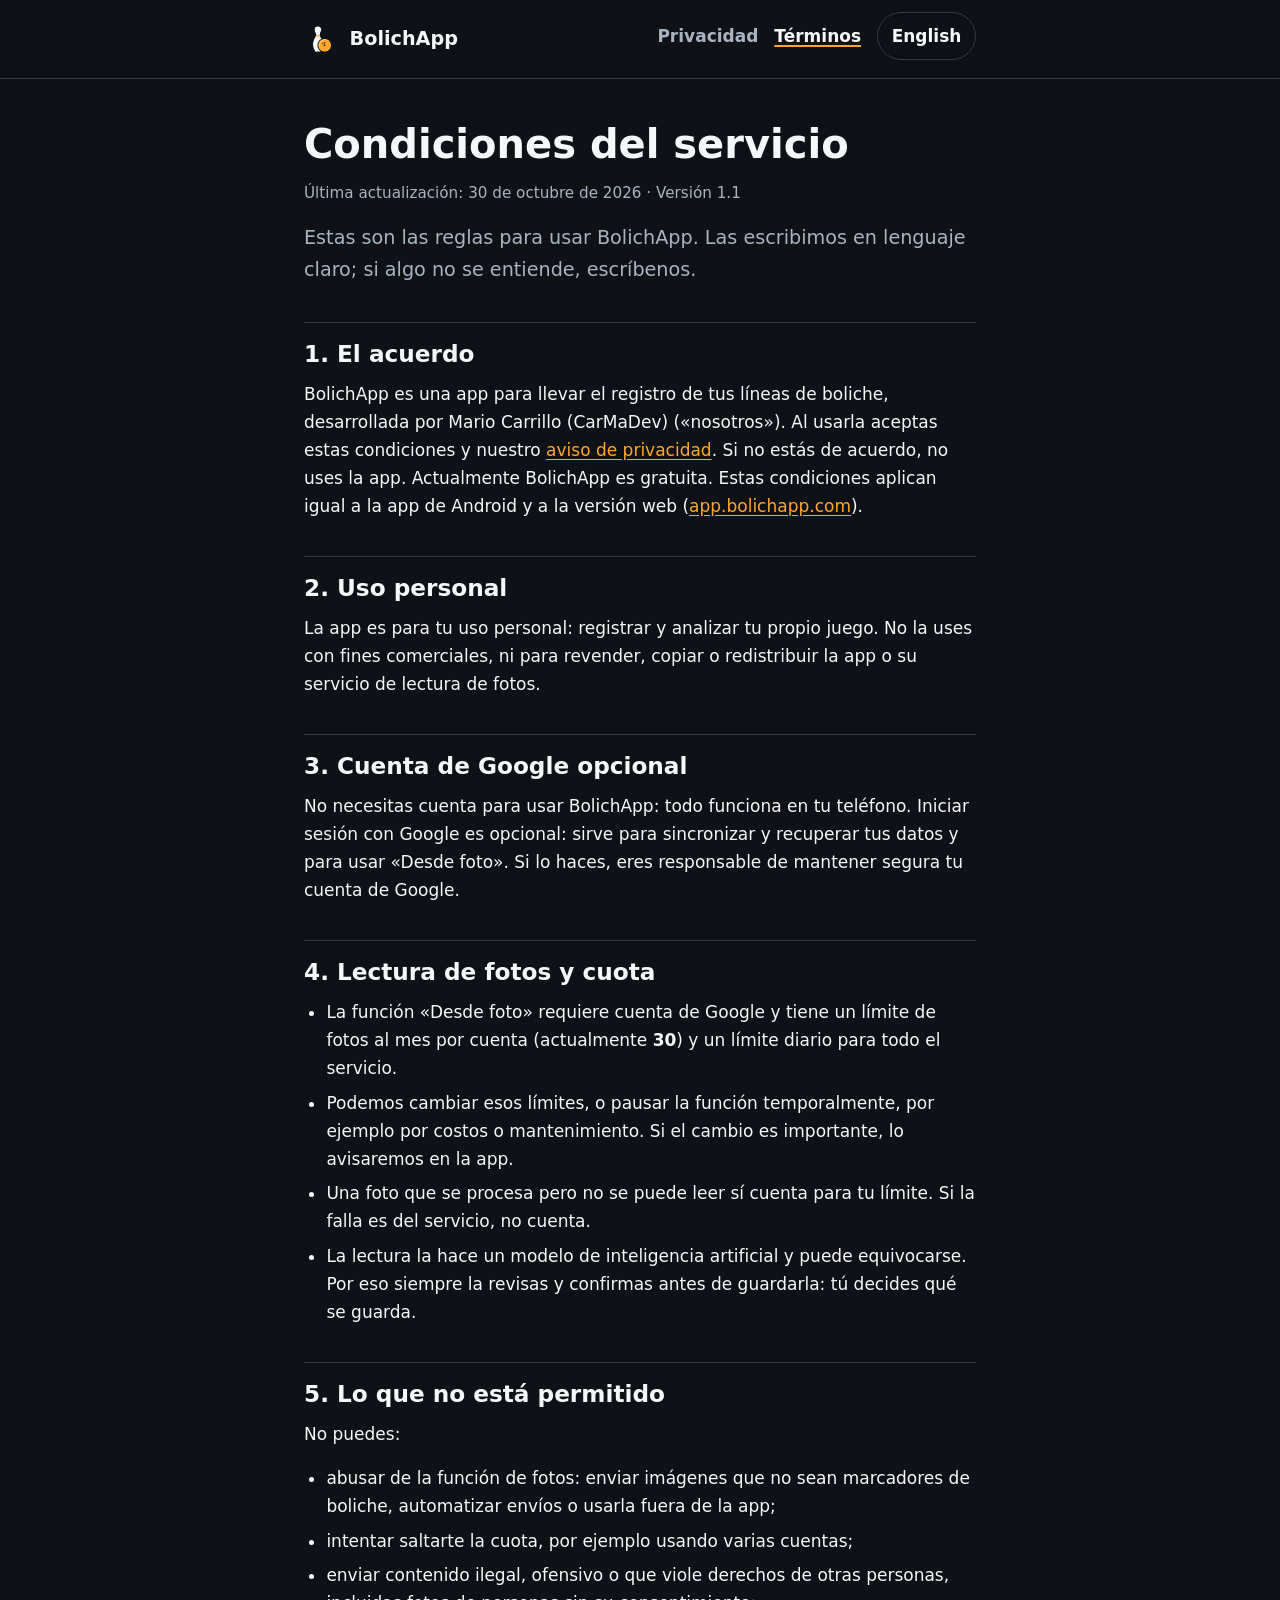
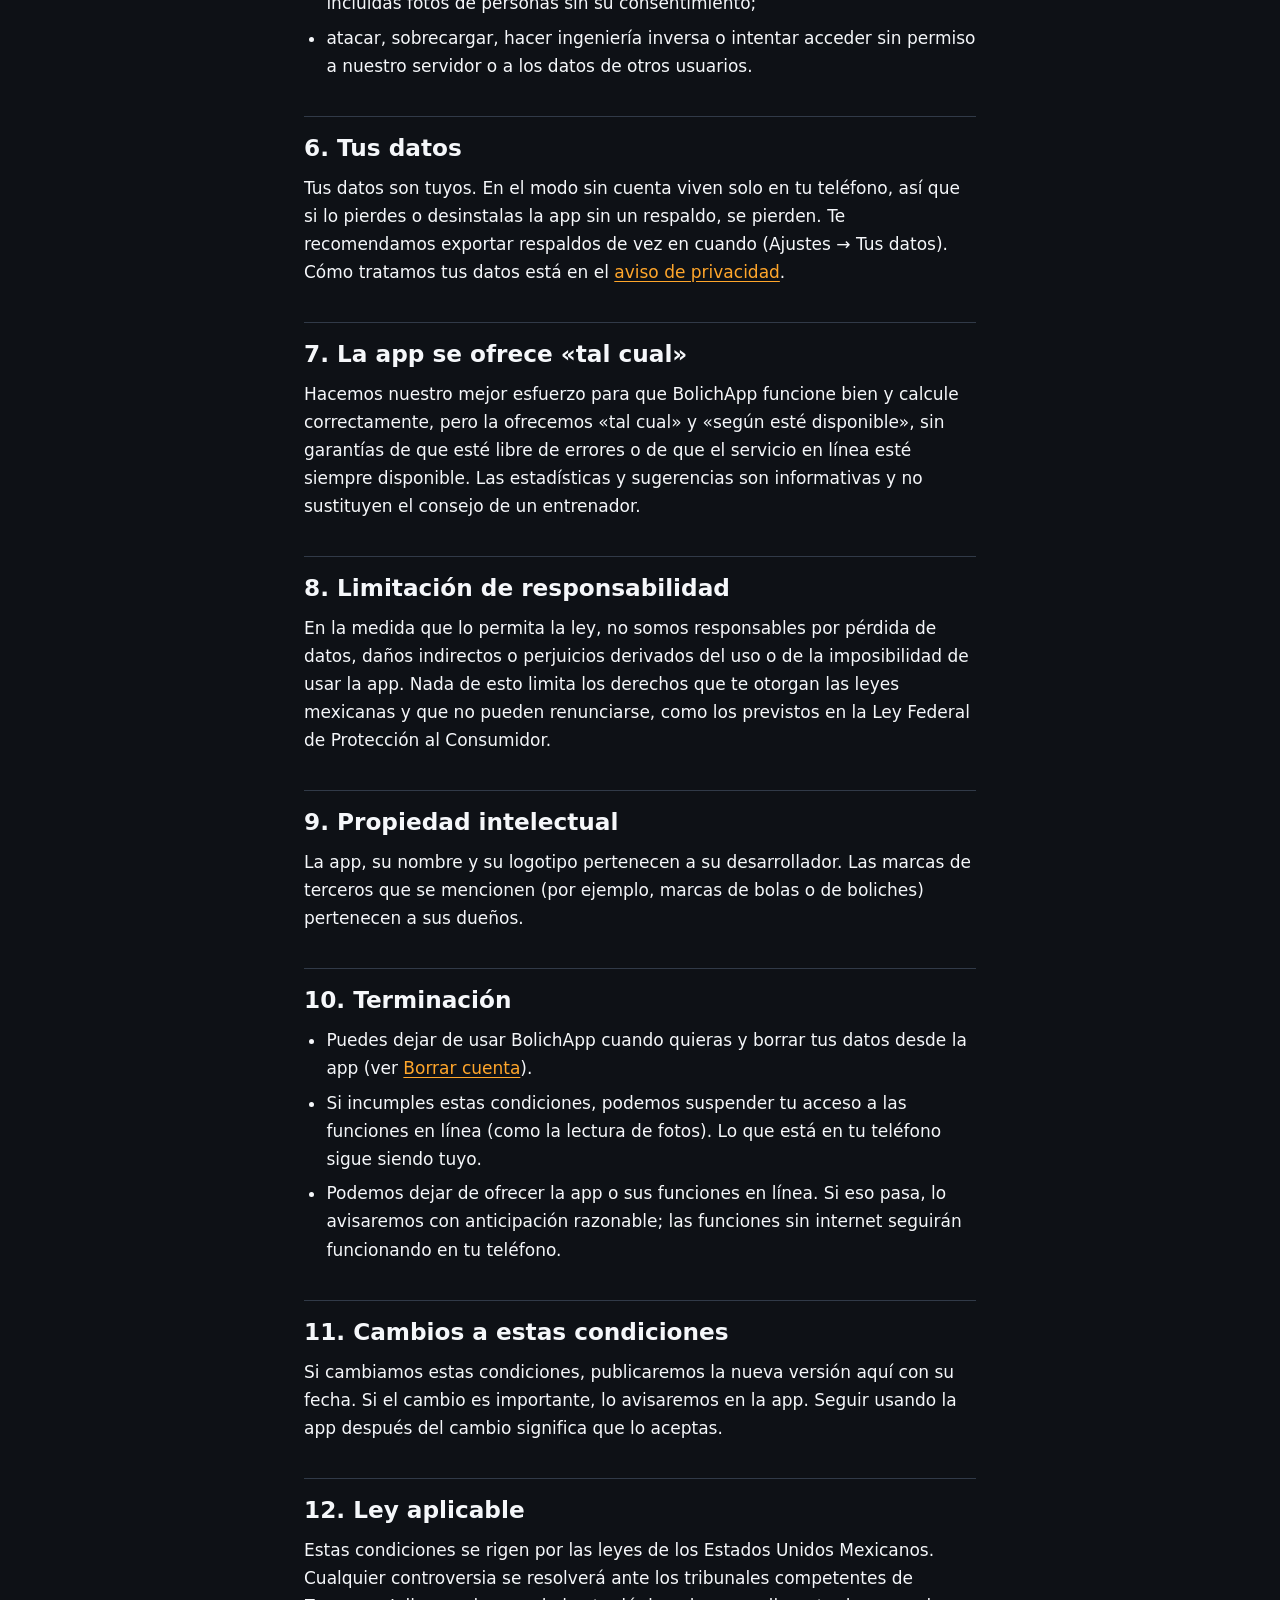
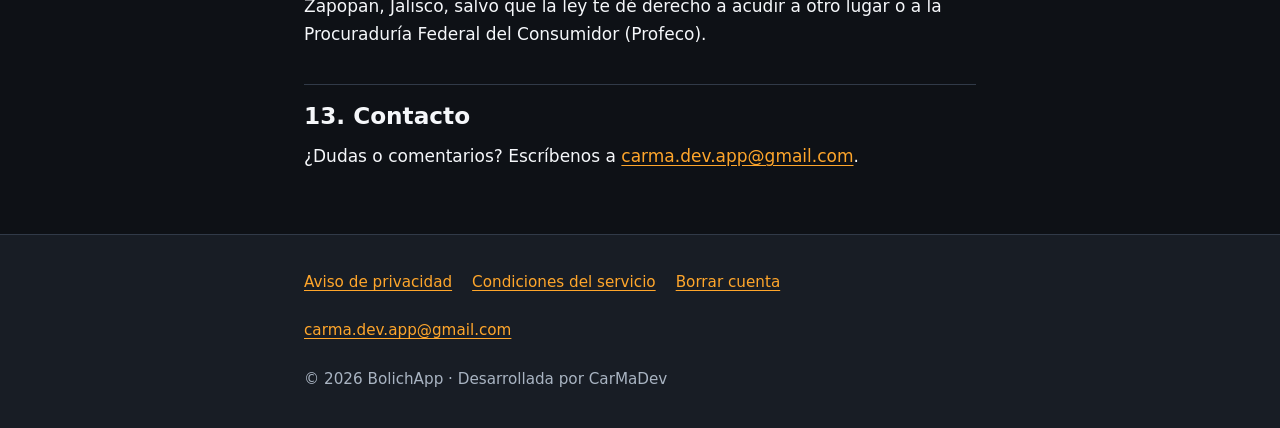
<file: terminos/index.html>
<!doctype html>
<html lang="es-MX">
  <head>
    <meta charset="utf-8" />
    <meta name="viewport" content="width=device-width, initial-scale=1" />
    <title>Condiciones del servicio · BolichApp</title>
    <meta
      name="description"
      content="Las reglas para usar BolichApp, explicadas en lenguaje claro."
    />
    <meta name="theme-color" content="#0E1116" />
    <link rel="canonical" href="https://bolichapp.com/terminos/" />
    <link rel="alternate" hreflang="es-MX" href="https://bolichapp.com/terminos/" />
    <link rel="alternate" hreflang="en" href="https://bolichapp.com/en/terms/" />
    <link rel="alternate" hreflang="x-default" href="https://bolichapp.com/terminos/" />
    <link rel="icon" href="/assets/favicon.png" type="image/png" />
    <link rel="apple-touch-icon" href="/assets/icon.png" />
    <link rel="stylesheet" href="/assets/style.css" />
  </head>
  <body>
    <a class="skip-link" href="#contenido">Saltar al contenido</a>
    <header class="site-header">
      <div class="wrap">
        <a class="brand" href="/"
          ><img src="/assets/icon.png" alt="" width="36" height="36" />BolichApp</a
        >
        <nav class="site-nav" aria-label="Principal">
          <ul>
            <li><a href="/privacidad/">Privacidad</a></li>
            <li><a href="/terminos/" aria-current="page">Términos</a></li>
            <li><a class="lang" href="/en/terms/" hreflang="en" lang="en">English</a></li>
          </ul>
        </nav>
      </div>
    </header>

    <main id="contenido">
      <div class="wrap">
        <h1>Condiciones del servicio</h1>
        <p class="meta">Última actualización: 30 de octubre de 2026 · Versión 1.1</p>
        <p class="lead">
          Estas son las reglas para usar BolichApp. Las escribimos en lenguaje claro; si algo no se
          entiende, escríbenos.
        </p>

        <h2 id="acuerdo">1. El acuerdo</h2>
        <p>
          BolichApp es una app para llevar el registro de tus líneas de boliche, desarrollada por
          Mario Carrillo (CarMaDev) («nosotros»). Al usarla aceptas estas condiciones y nuestro
          <a href="/privacidad/">aviso de privacidad</a>. Si no estás de acuerdo, no uses la app.
          Actualmente BolichApp es gratuita. Estas condiciones aplican igual a la app de Android y
          a la versión web (<a href="https://app.bolichapp.com">app.bolichapp.com</a>).
        </p>

        <h2 id="uso">2. Uso personal</h2>
        <p>
          La app es para tu uso personal: registrar y analizar tu propio juego. No la uses con fines
          comerciales, ni para revender, copiar o redistribuir la app o su servicio de lectura de
          fotos.
        </p>

        <h2 id="cuenta">3. Cuenta de Google opcional</h2>
        <p>
          No necesitas cuenta para usar BolichApp: todo funciona en tu teléfono. Iniciar sesión con
          Google es opcional: sirve para sincronizar y recuperar tus datos y para usar «Desde foto».
          Si lo haces, eres responsable de mantener segura tu cuenta de Google.
        </p>

        <h2 id="fotos">4. Lectura de fotos y cuota</h2>
        <ul>
          <li>
            La función «Desde foto» requiere cuenta de Google y tiene un límite de fotos al mes por
            cuenta (actualmente
            <strong>30</strong>) y un límite diario para todo el servicio.
          </li>
          <li>
            Podemos cambiar esos límites, o pausar la función temporalmente, por ejemplo por costos
            o mantenimiento. Si el cambio es importante, lo avisaremos en la app.
          </li>
          <li>
            Una foto que se procesa pero no se puede leer sí cuenta para tu límite. Si la falla es
            del servicio, no cuenta.
          </li>
          <li>
            La lectura la hace un modelo de inteligencia artificial y puede equivocarse. Por eso
            siempre la revisas y confirmas antes de guardarla: tú decides qué se guarda.
          </li>
        </ul>

        <h2 id="prohibido">5. Lo que no está permitido</h2>
        <p>No puedes:</p>
        <ul>
          <li>
            abusar de la función de fotos: enviar imágenes que no sean marcadores de boliche,
            automatizar envíos o usarla fuera de la app;
          </li>
          <li>intentar saltarte la cuota, por ejemplo usando varias cuentas;</li>
          <li>
            enviar contenido ilegal, ofensivo o que viole derechos de otras personas, incluidas
            fotos de personas sin su consentimiento;
          </li>
          <li>
            atacar, sobrecargar, hacer ingeniería inversa o intentar acceder sin permiso a nuestro
            servidor o a los datos de otros usuarios.
          </li>
        </ul>

        <h2 id="datos">6. Tus datos</h2>
        <p>
          Tus datos son tuyos. En el modo sin cuenta viven solo en tu teléfono, así que si lo
          pierdes o desinstalas la app sin un respaldo, se pierden. Te recomendamos exportar
          respaldos de vez en cuando (Ajustes → Tus datos). Cómo tratamos tus datos está en el
          <a href="/privacidad/">aviso de privacidad</a>.
        </p>

        <h2 id="tal-cual">7. La app se ofrece «tal cual»</h2>
        <p>
          Hacemos nuestro mejor esfuerzo para que BolichApp funcione bien y calcule correctamente,
          pero la ofrecemos «tal cual» y «según esté disponible», sin garantías de que esté libre de
          errores o de que el servicio en línea esté siempre disponible. Las estadísticas y
          sugerencias son informativas y no sustituyen el consejo de un entrenador.
        </p>

        <h2 id="responsabilidad">8. Limitación de responsabilidad</h2>
        <p>
          En la medida que lo permita la ley, no somos responsables por pérdida de datos, daños
          indirectos o perjuicios derivados del uso o de la imposibilidad de usar la app. Nada de
          esto limita los derechos que te otorgan las leyes mexicanas y que no pueden renunciarse,
          como los previstos en la Ley Federal de Protección al Consumidor.
        </p>

        <h2 id="propiedad">9. Propiedad intelectual</h2>
        <p>
          La app, su nombre y su logotipo pertenecen a su desarrollador. Las marcas de terceros que
          se mencionen (por ejemplo, marcas de bolas o de boliches) pertenecen a sus dueños.
        </p>

        <h2 id="terminacion">10. Terminación</h2>
        <ul>
          <li>
            Puedes dejar de usar BolichApp cuando quieras y borrar tus datos desde la app (ver
            <a href="/borrar-cuenta/">Borrar cuenta</a>).
          </li>
          <li>
            Si incumples estas condiciones, podemos suspender tu acceso a las funciones en línea
            (como la lectura de fotos). Lo que está en tu teléfono sigue siendo tuyo.
          </li>
          <li>
            Podemos dejar de ofrecer la app o sus funciones en línea. Si eso pasa, lo avisaremos con
            anticipación razonable; las funciones sin internet seguirán funcionando en tu teléfono.
          </li>
        </ul>

        <h2 id="cambios">11. Cambios a estas condiciones</h2>
        <p>
          Si cambiamos estas condiciones, publicaremos la nueva versión aquí con su fecha. Si el
          cambio es importante, lo avisaremos en la app. Seguir usando la app después del cambio
          significa que lo aceptas.
        </p>

        <h2 id="ley">12. Ley aplicable</h2>
        <p>
          Estas condiciones se rigen por las leyes de los Estados Unidos Mexicanos. Cualquier
          controversia se resolverá ante los tribunales competentes de Zapopan, Jalisco, salvo que
          la ley te dé derecho a acudir a otro lugar o a la Procuraduría Federal del Consumidor
          (Profeco).
        </p>

        <h2 id="contacto">13. Contacto</h2>
        <p>
          ¿Dudas o comentarios? Escríbenos a
          <a href="mailto:carma.dev.app@gmail.com">carma.dev.app@gmail.com</a>.
        </p>
      </div>
    </main>

    <footer class="site-footer">
      <div class="wrap">
        <nav aria-label="Legal">
          <ul>
            <li><a href="/privacidad/">Aviso de privacidad</a></li>
            <li><a href="/terminos/">Condiciones del servicio</a></li>
            <li><a href="/borrar-cuenta/">Borrar cuenta</a></li>
            <li><a href="mailto:carma.dev.app@gmail.com">carma.dev.app@gmail.com</a></li>
          </ul>
        </nav>
        <p>© 2026 BolichApp · Desarrollada por CarMaDev</p>
      </div>
    </footer>
  </body>
</html>
</file>
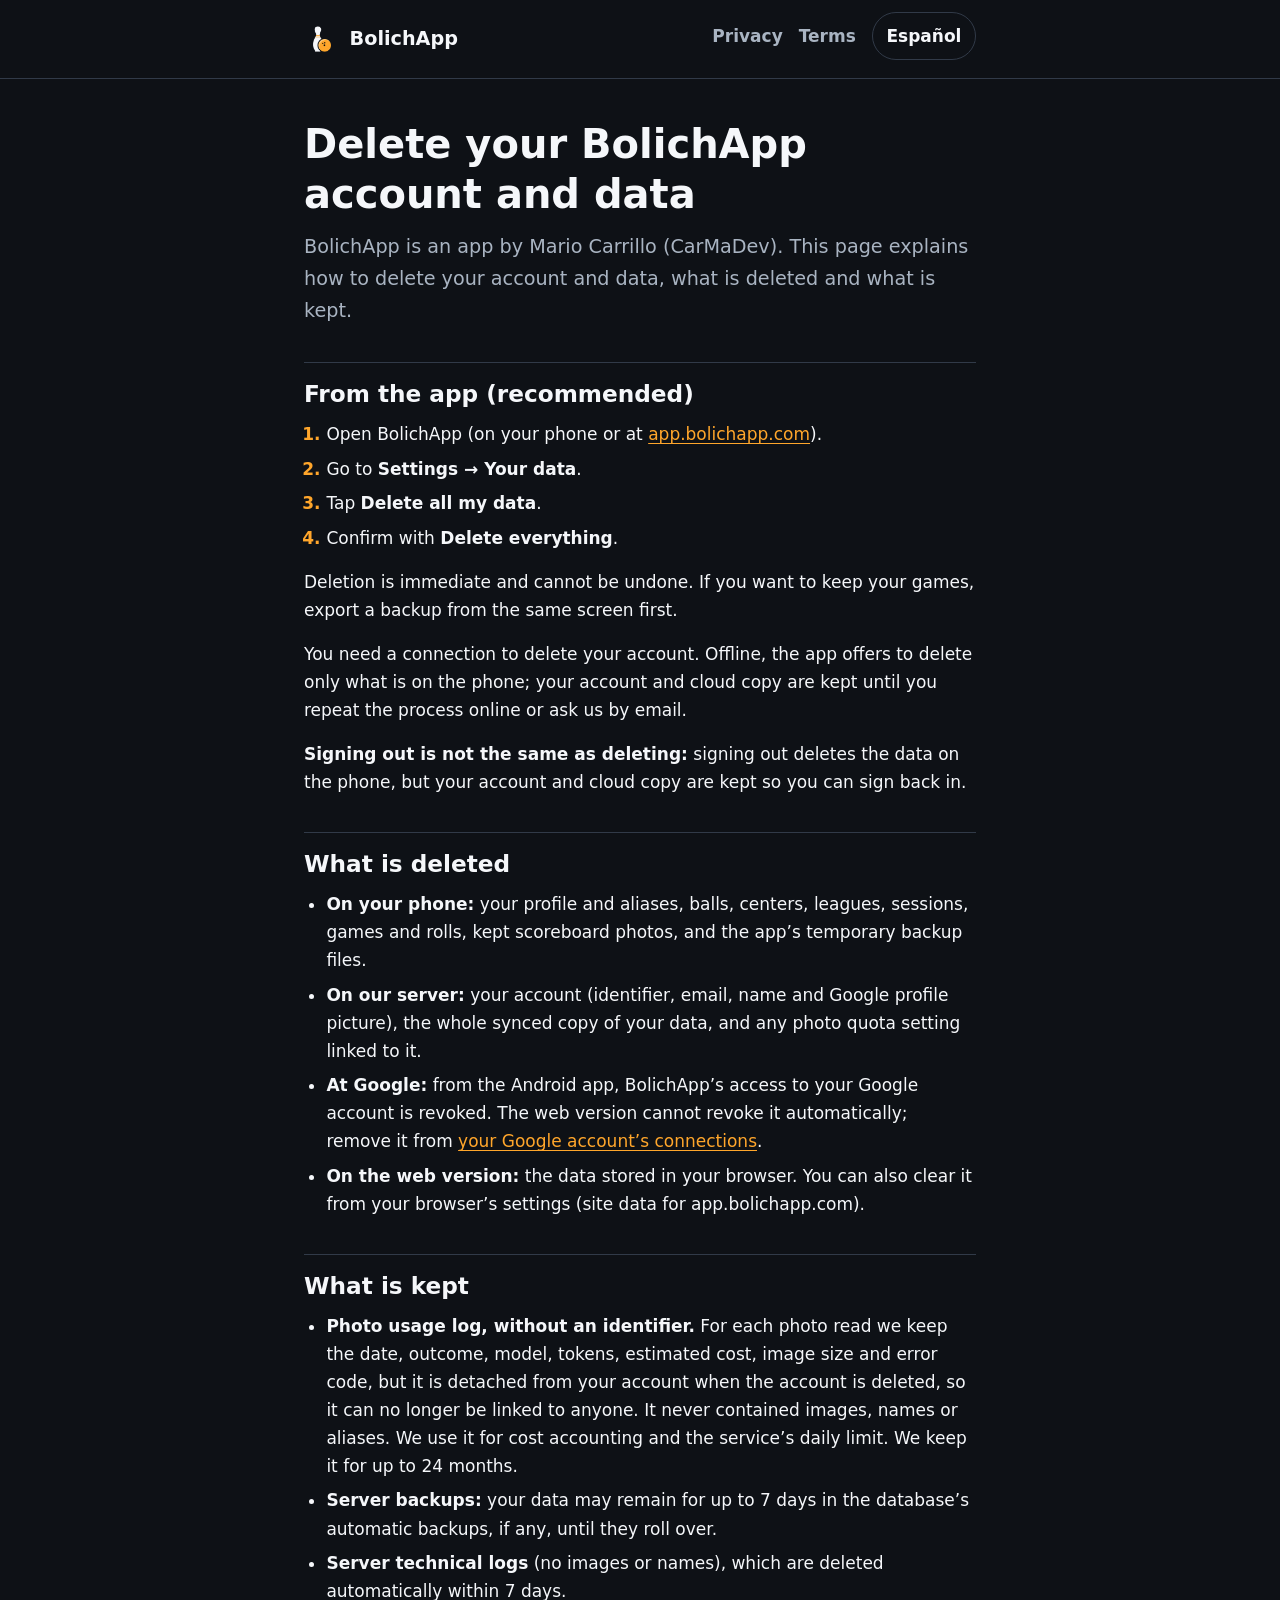
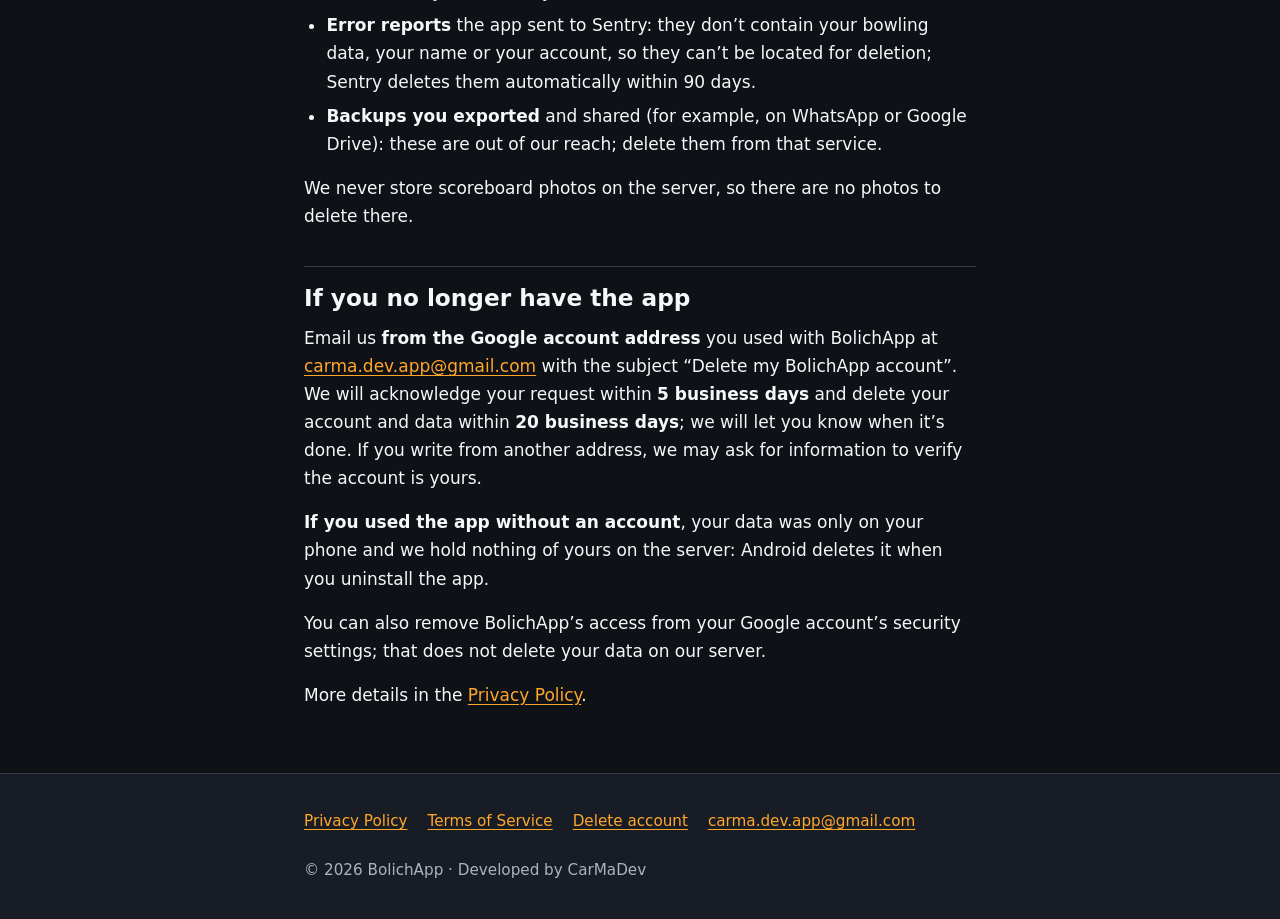
<file: en/delete-account/index.html>
<!doctype html>
<html lang="en">
  <head>
    <meta charset="utf-8" />
    <meta name="viewport" content="width=device-width, initial-scale=1" />
    <title>Delete your account · BolichApp</title>
    <meta
      name="description"
      content="How to delete your BolichApp account and data, from the app or by email."
    />
    <meta name="theme-color" content="#0E1116" />
    <link rel="canonical" href="https://bolichapp.com/en/delete-account/" />
    <link rel="alternate" hreflang="es-MX" href="https://bolichapp.com/borrar-cuenta/" />
    <link rel="alternate" hreflang="en" href="https://bolichapp.com/en/delete-account/" />
    <link rel="alternate" hreflang="x-default" href="https://bolichapp.com/borrar-cuenta/" />
    <link rel="icon" href="/assets/favicon.png" type="image/png" />
    <link rel="apple-touch-icon" href="/assets/icon.png" />
    <link rel="stylesheet" href="/assets/style.css" />
  </head>
  <body>
    <a class="skip-link" href="#content">Skip to content</a>
    <header class="site-header">
      <div class="wrap">
        <a class="brand" href="/en/"
          ><img src="/assets/icon.png" alt="" width="36" height="36" />BolichApp</a
        >
        <nav class="site-nav" aria-label="Main">
          <ul>
            <li><a href="/en/privacy/">Privacy</a></li>
            <li><a href="/en/terms/">Terms</a></li>
            <li>
              <a class="lang" href="/borrar-cuenta/" hreflang="es-MX" lang="es-MX">Español</a>
            </li>
          </ul>
        </nav>
      </div>
    </header>

    <main id="content">
      <div class="wrap">
        <h1>Delete your BolichApp account and data</h1>
        <p class="lead">
          BolichApp is an app by Mario Carrillo (CarMaDev). This page explains how to delete your
          account and data, what is deleted and what is kept.
        </p>

        <h2 id="in-app">From the app (recommended)</h2>
        <ol class="steps">
          <li>
            Open BolichApp (on your phone or at
            <a href="https://app.bolichapp.com">app.bolichapp.com</a>).
          </li>
          <li>Go to <span class="path">Settings → Your data</span>.</li>
          <li>Tap <span class="path">Delete all my data</span>.</li>
          <li>Confirm with <span class="path">Delete everything</span>.</li>
        </ol>
        <p>
          Deletion is immediate and cannot be undone. If you want to keep your games, export a
          backup from the same screen first.
        </p>
        <p>
          You need a connection to delete your account. Offline, the app offers to delete only what
          is on the phone; your account and cloud copy are kept until you repeat the process online
          or ask us by email.
        </p>
        <p>
          <strong>Signing out is not the same as deleting:</strong> signing out deletes the data on
          the phone, but your account and cloud copy are kept so you can sign back in.
        </p>

        <h2 id="deleted">What is deleted</h2>
        <ul>
          <li>
            <strong>On your phone:</strong> your profile and aliases, balls, centers, leagues,
            sessions, games and rolls, kept scoreboard photos, and the app’s temporary backup files.
          </li>
          <li>
            <strong>On our server:</strong> your account (identifier, email, name and Google profile
            picture), the whole synced copy of your data, and any photo quota setting linked to it.
          </li>
          <li>
            <strong>At Google:</strong> from the Android app, BolichApp’s access to your Google
            account is revoked. The web version cannot revoke it automatically; remove it from
            <a href="https://myaccount.google.com/connections">your Google account’s
            connections</a>.
          </li>
          <li>
            <strong>On the web version:</strong> the data stored in your browser. You can also
            clear it from your browser’s settings (site data for app.bolichapp.com).
          </li>
        </ul>

        <h2 id="kept">What is kept</h2>
        <ul>
          <li>
            <strong>Photo usage log, without an identifier.</strong> For each photo read we keep the
            date, outcome, model, tokens, estimated cost, image size and error code, but it is
            detached from your account when the account is deleted, so it can no longer be linked to
            anyone. It never contained images, names or aliases. We use it for cost accounting and
            the service’s daily limit. We keep it for up to 24 months.
          </li>
          <li>
            <strong>Server backups:</strong> your data may remain for up to 7 days in the database’s
            automatic backups, if any, until they roll over.
          </li>
          <li>
            <strong>Server technical logs</strong> (no images or names), which are deleted
            automatically within 7 days.
          </li>
          <li>
            <strong>Error reports</strong> the app sent to Sentry: they don’t contain your bowling
            data, your name or your account, so they can’t be located for deletion; Sentry deletes
            them automatically within 90 days.
          </li>
          <li>
            <strong>Backups you exported</strong> and shared (for example, on WhatsApp or Google
            Drive): these are out of our reach; delete them from that service.
          </li>
        </ul>
        <p>
          We never store scoreboard photos on the server, so there are no photos to delete there.
        </p>

        <h2 id="email">If you no longer have the app</h2>
        <p>
          Email us <strong>from the Google account address</strong> you used with BolichApp at
          <a href="mailto:carma.dev.app@gmail.com?subject=Delete%20my%20BolichApp%20account"
            >carma.dev.app@gmail.com</a
          >
          with the subject “Delete my BolichApp account”. We will acknowledge your request within
          <strong>5 business days</strong> and delete your account and data within
          <strong>20 business days</strong>; we will let you know when it’s done. If you write from
          another address, we may ask for information to verify the account is yours.
        </p>
        <p>
          <strong>If you used the app without an account</strong>, your data was only on your phone
          and we hold nothing of yours on the server: Android deletes it when you uninstall the app.
        </p>
        <p>
          You can also remove BolichApp’s access from your Google account’s security settings; that
          does not delete your data on our server.
        </p>
        <p>More details in the <a href="/en/privacy/">Privacy Policy</a>.</p>
      </div>
    </main>

    <footer class="site-footer">
      <div class="wrap">
        <nav aria-label="Legal">
          <ul>
            <li><a href="/en/privacy/">Privacy Policy</a></li>
            <li><a href="/en/terms/">Terms of Service</a></li>
            <li><a href="/en/delete-account/" aria-current="page">Delete account</a></li>
            <li><a href="mailto:carma.dev.app@gmail.com">carma.dev.app@gmail.com</a></li>
          </ul>
        </nav>
        <p>© 2026 BolichApp · Developed by CarMaDev</p>
      </div>
    </footer>
  </body>
</html>
</file>
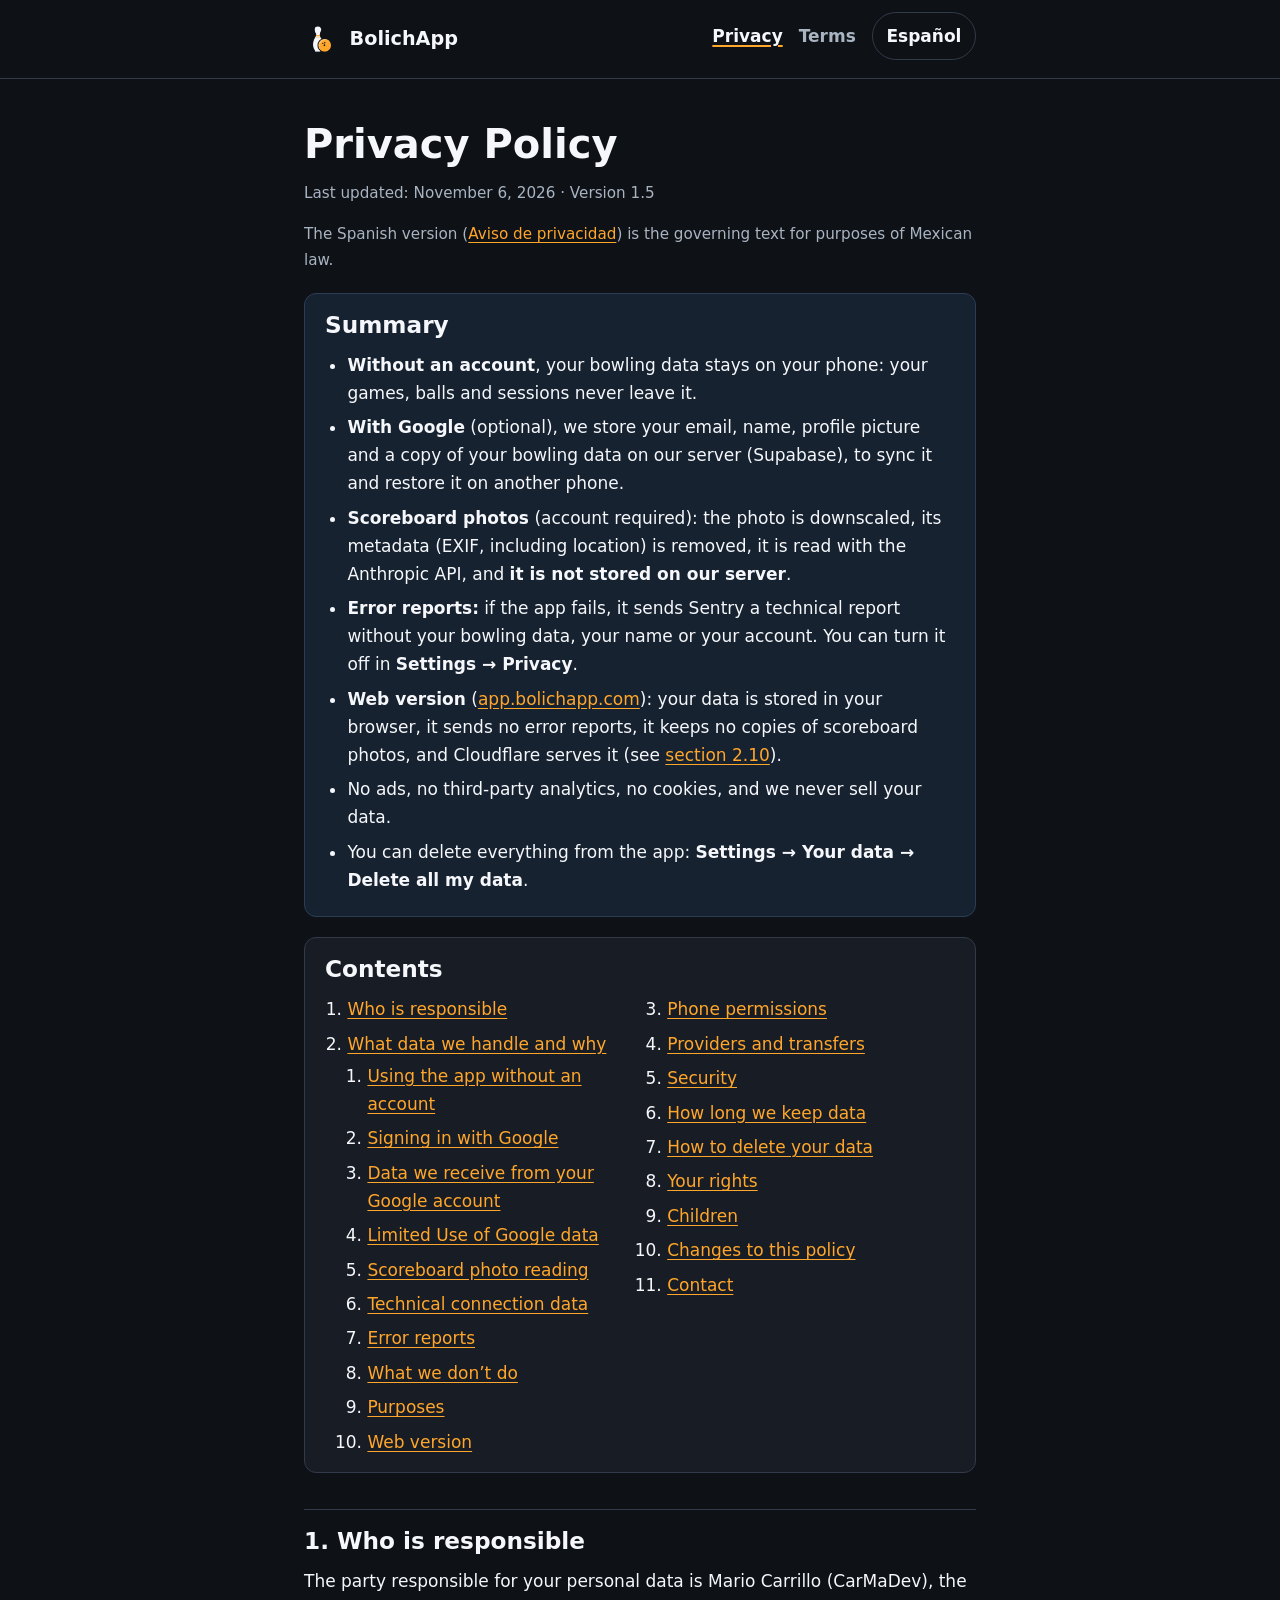
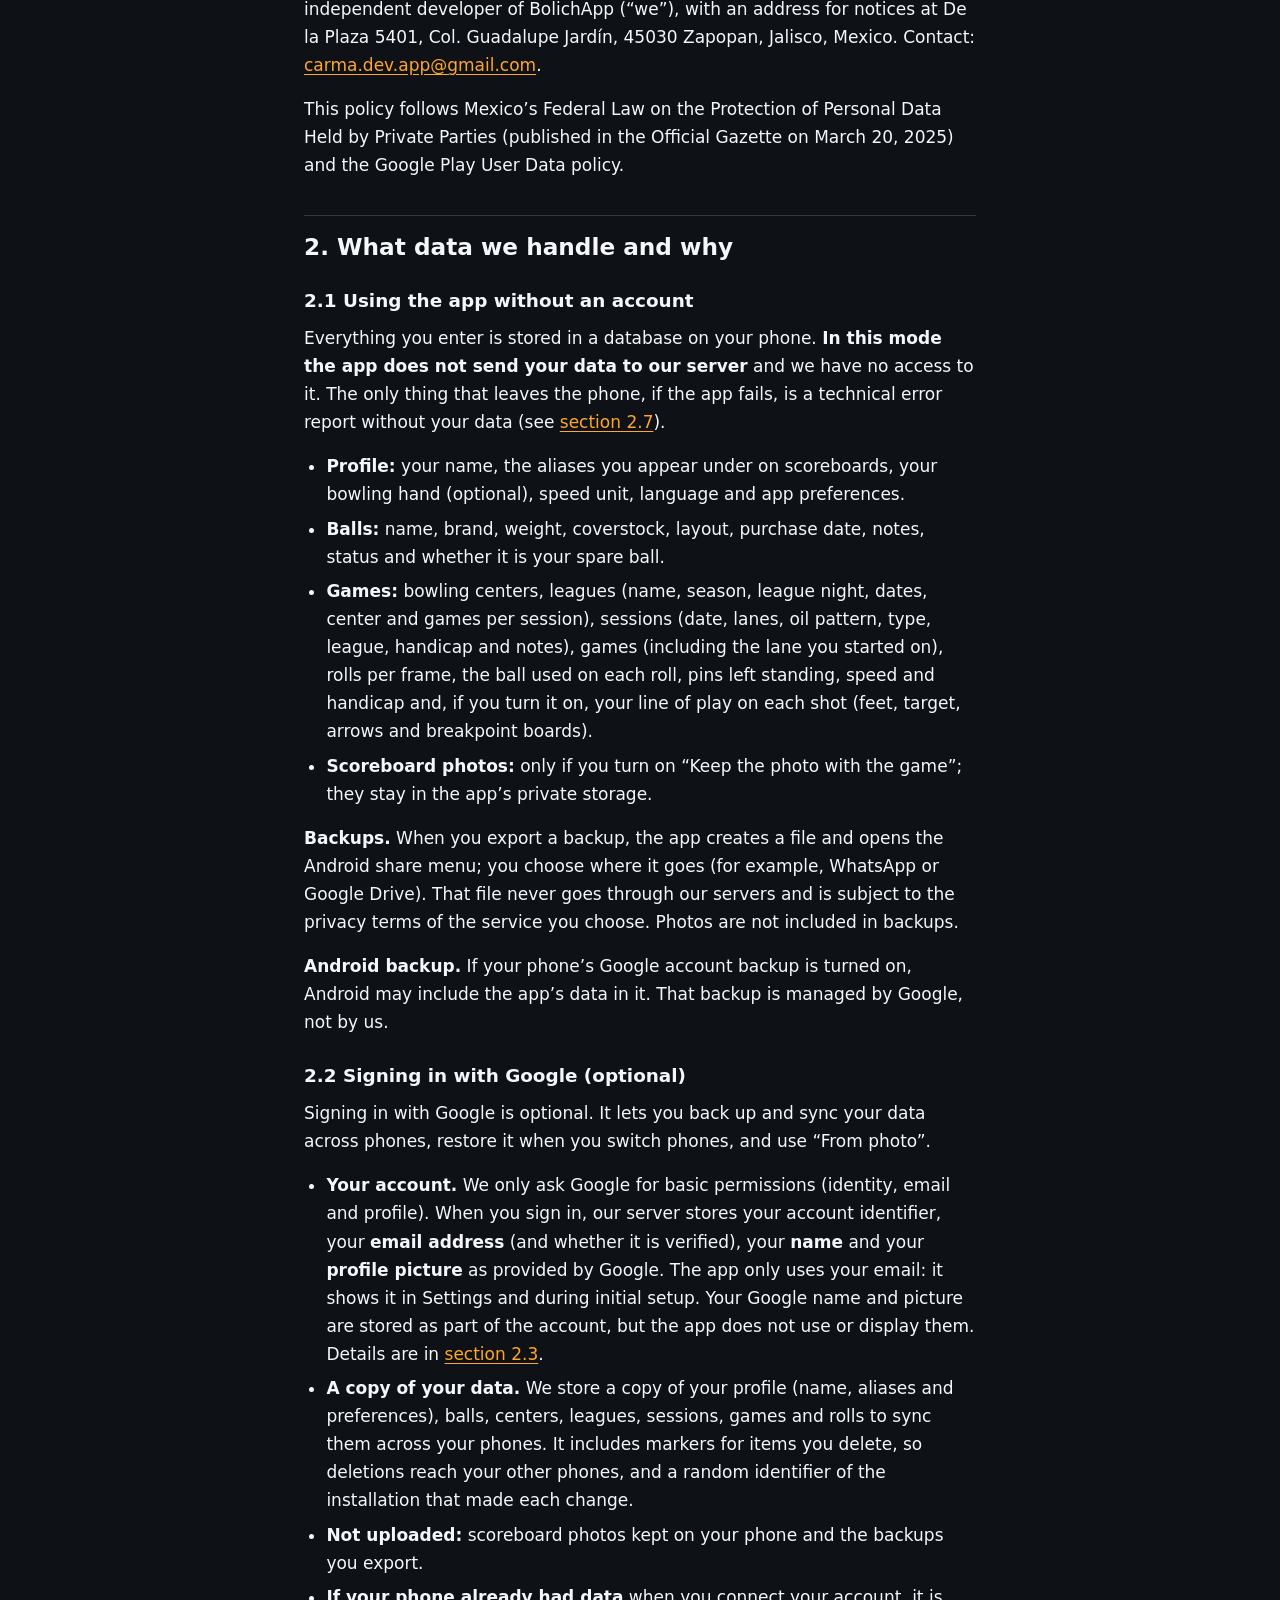
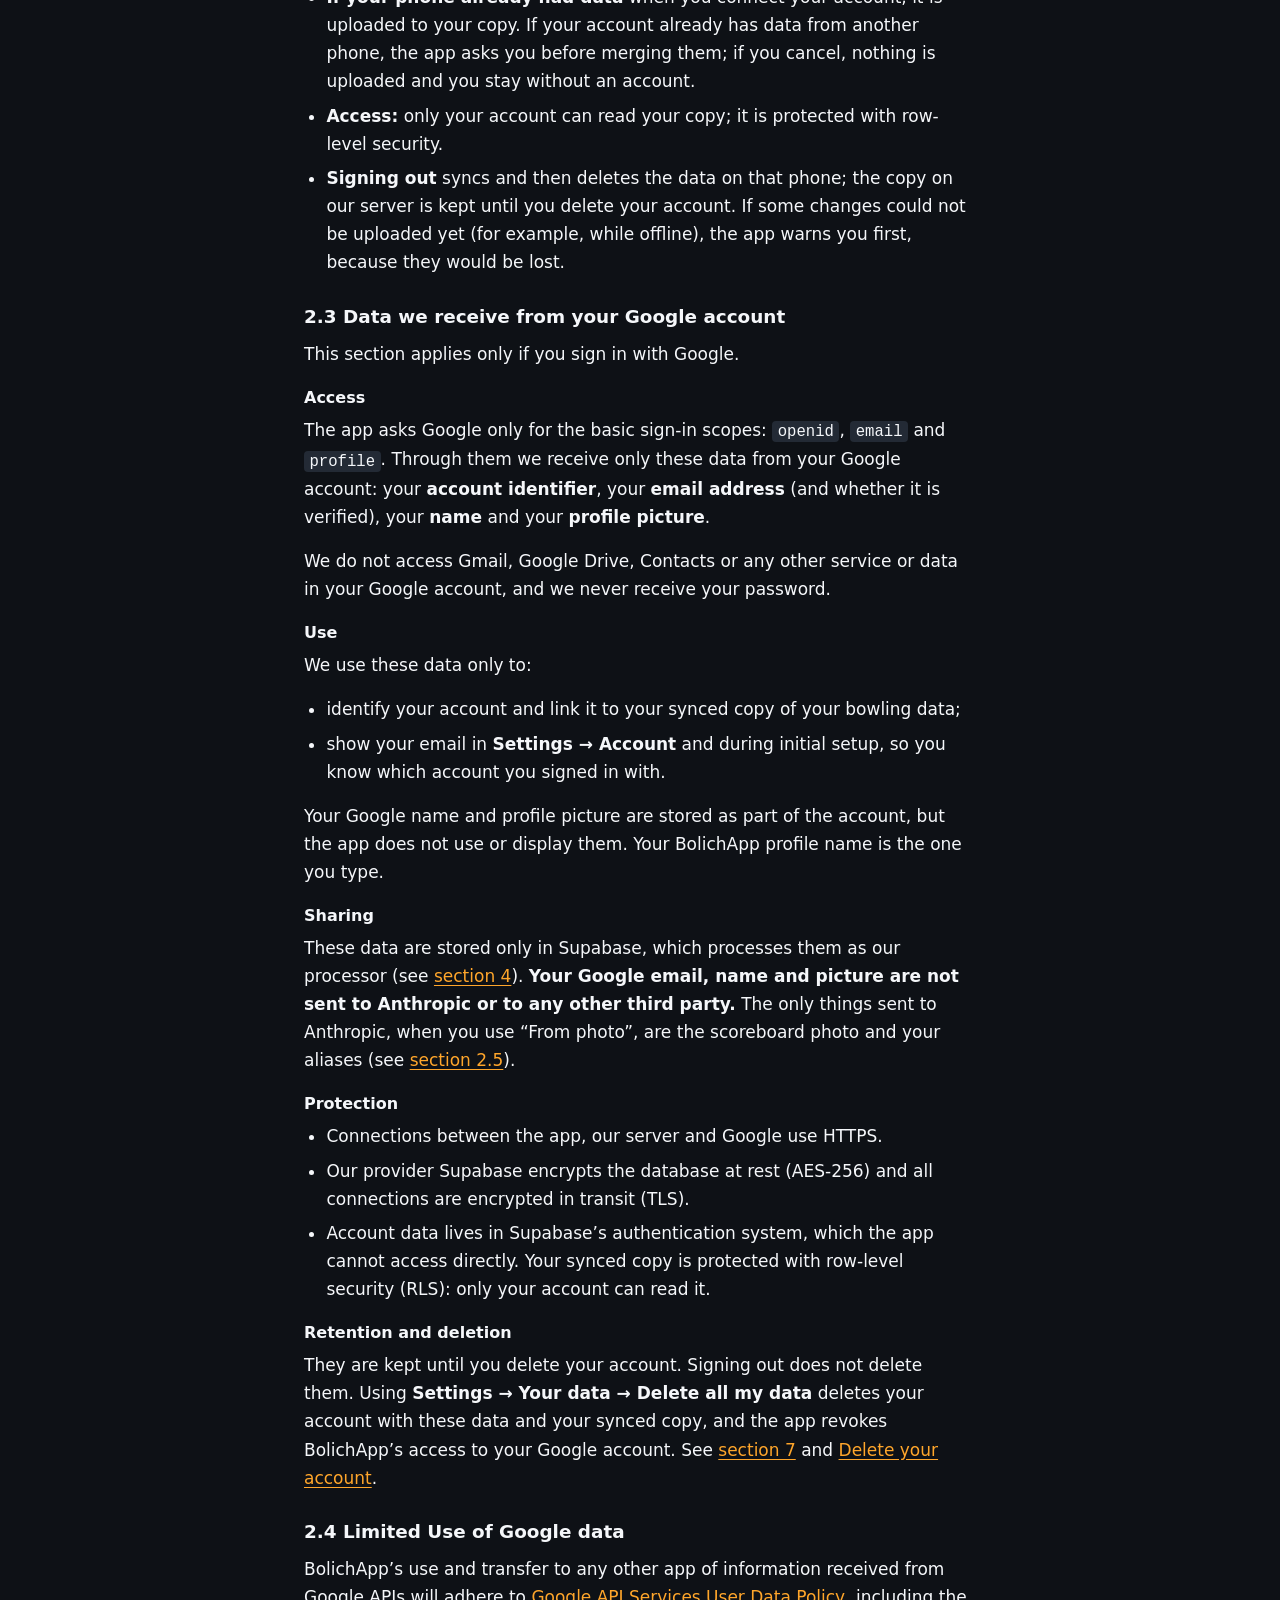
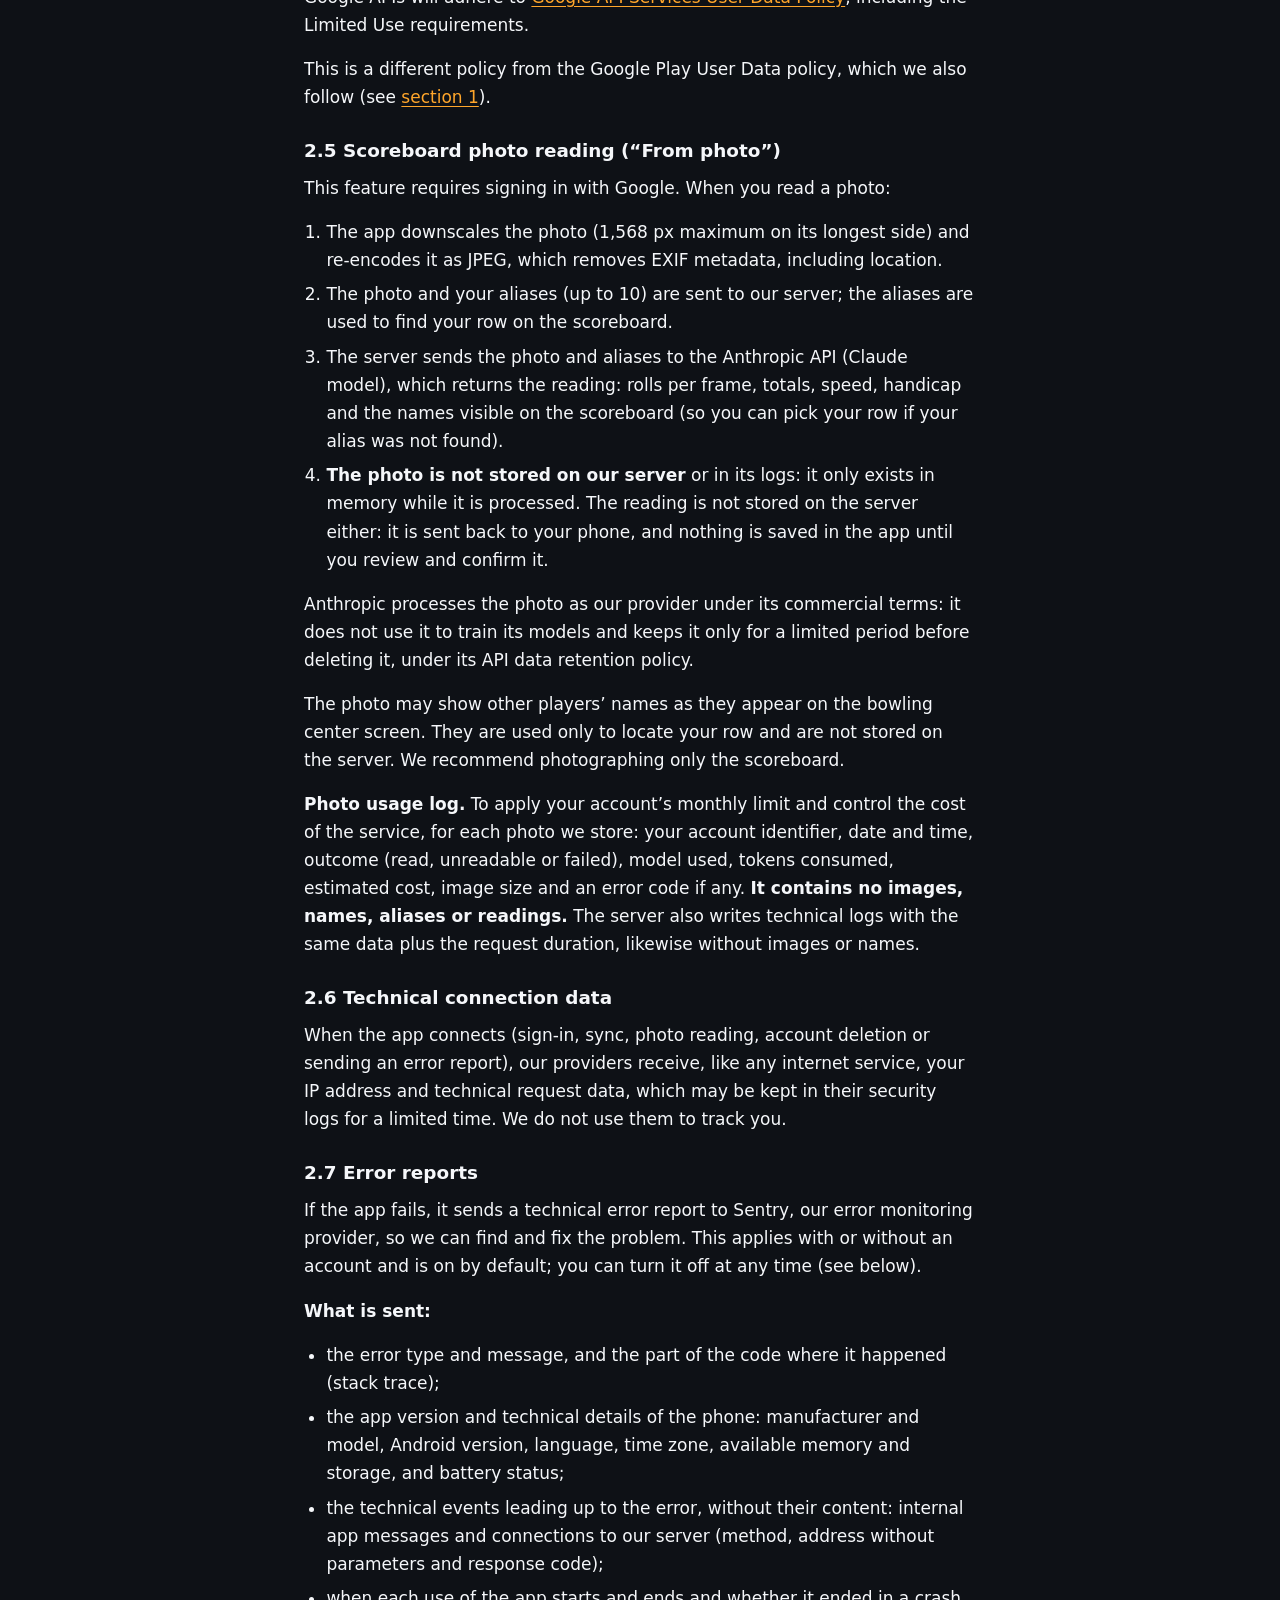
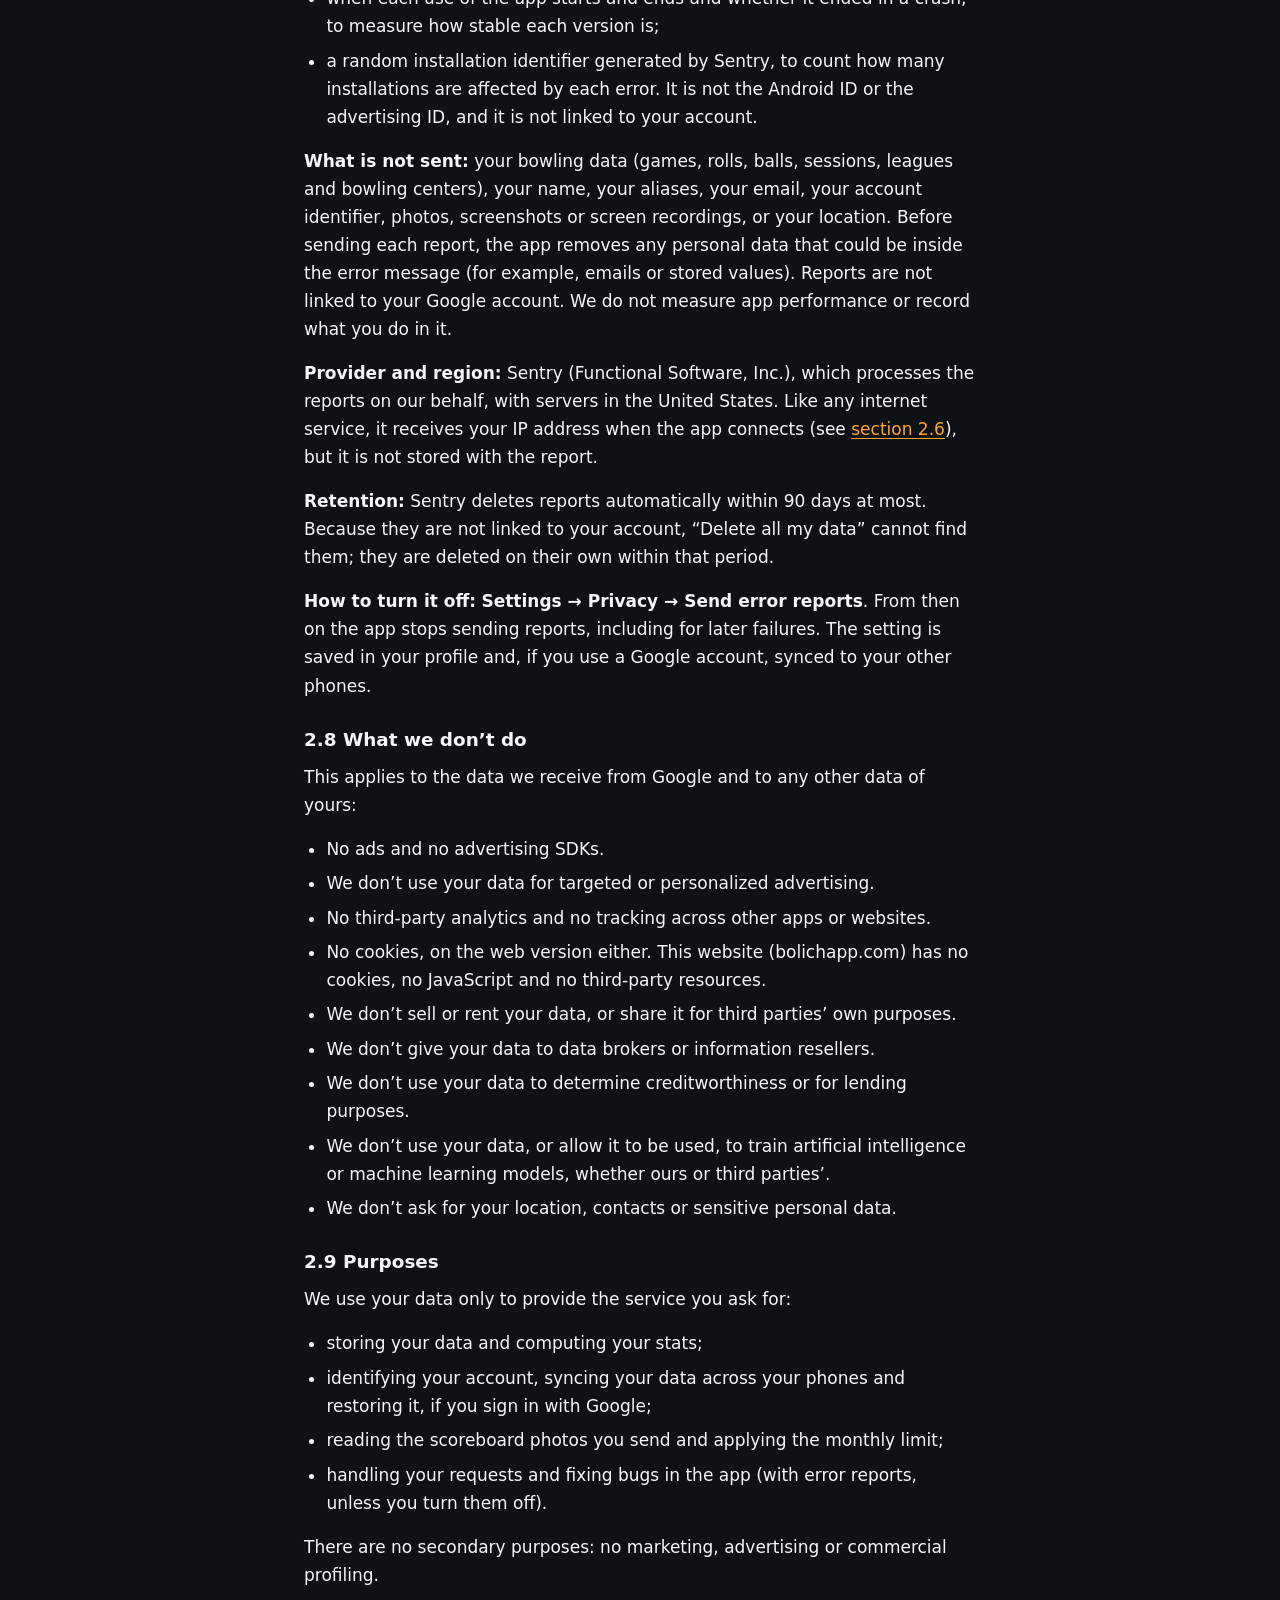
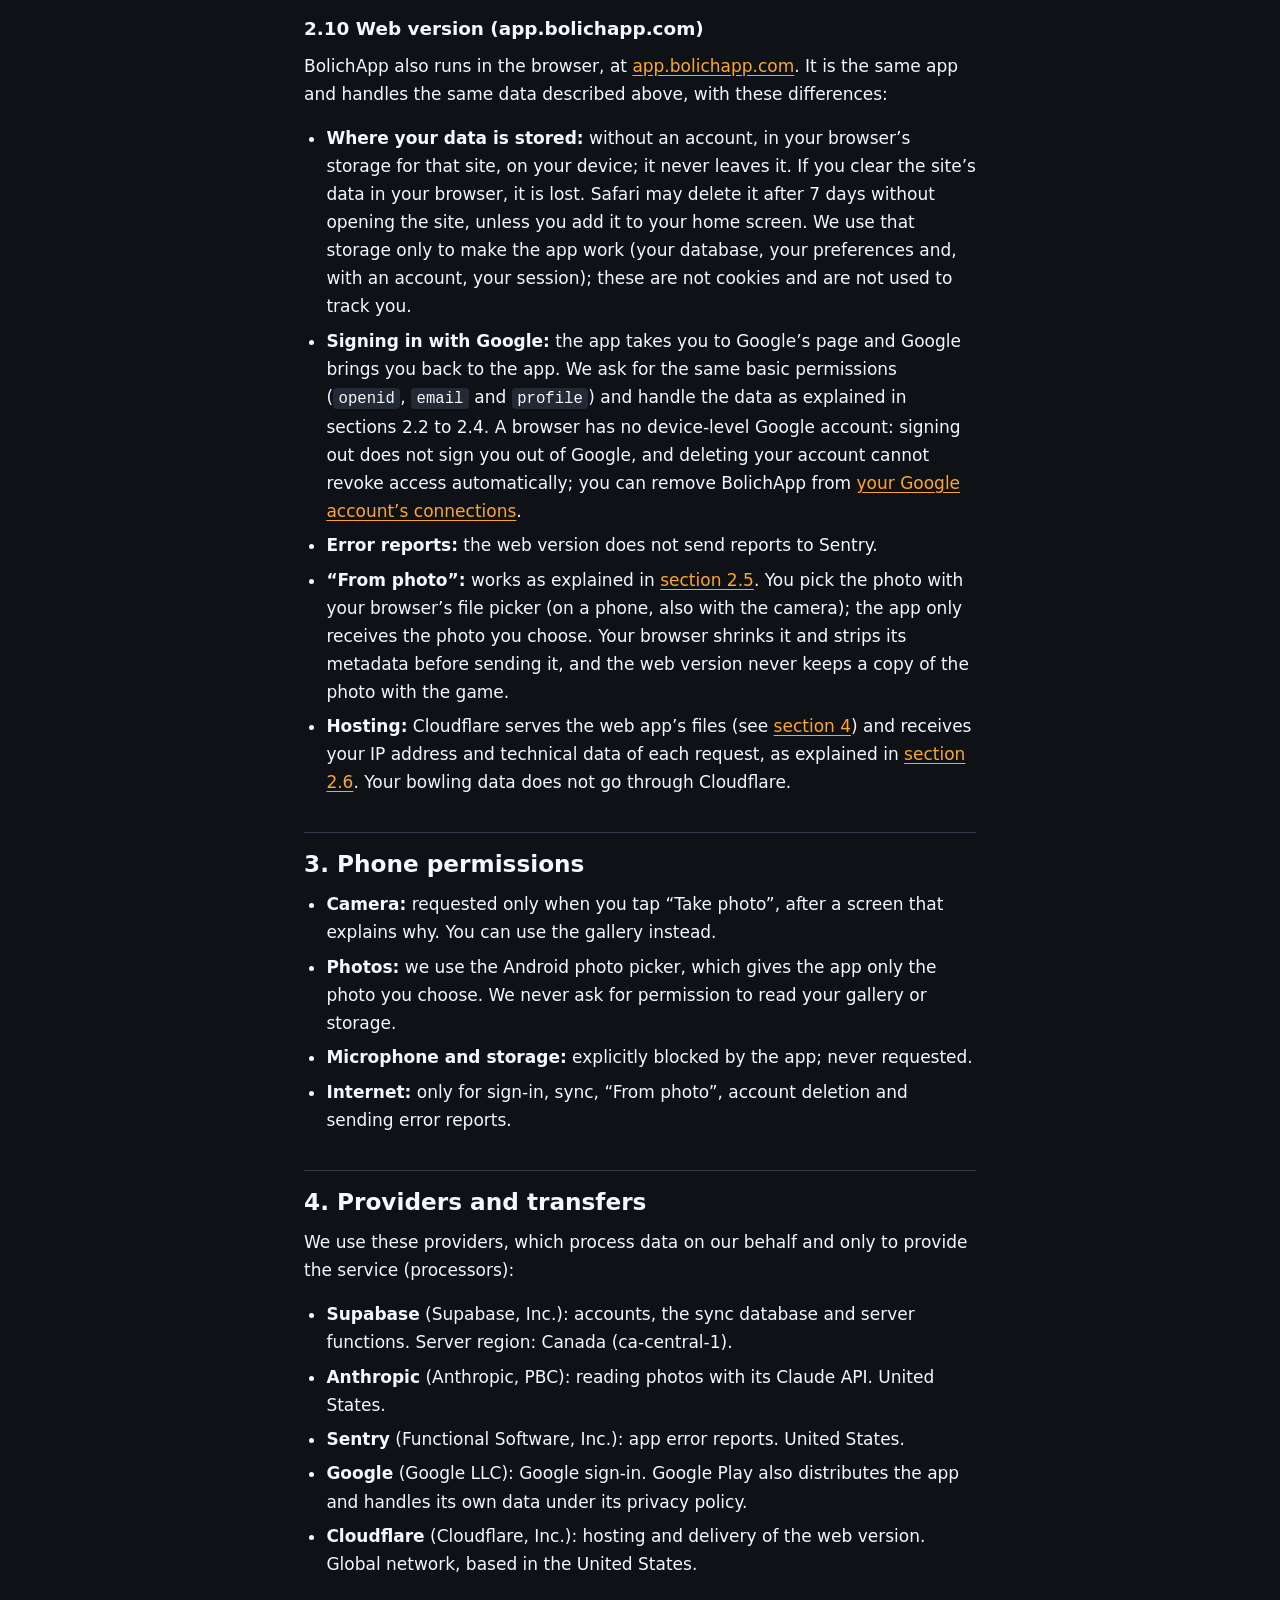
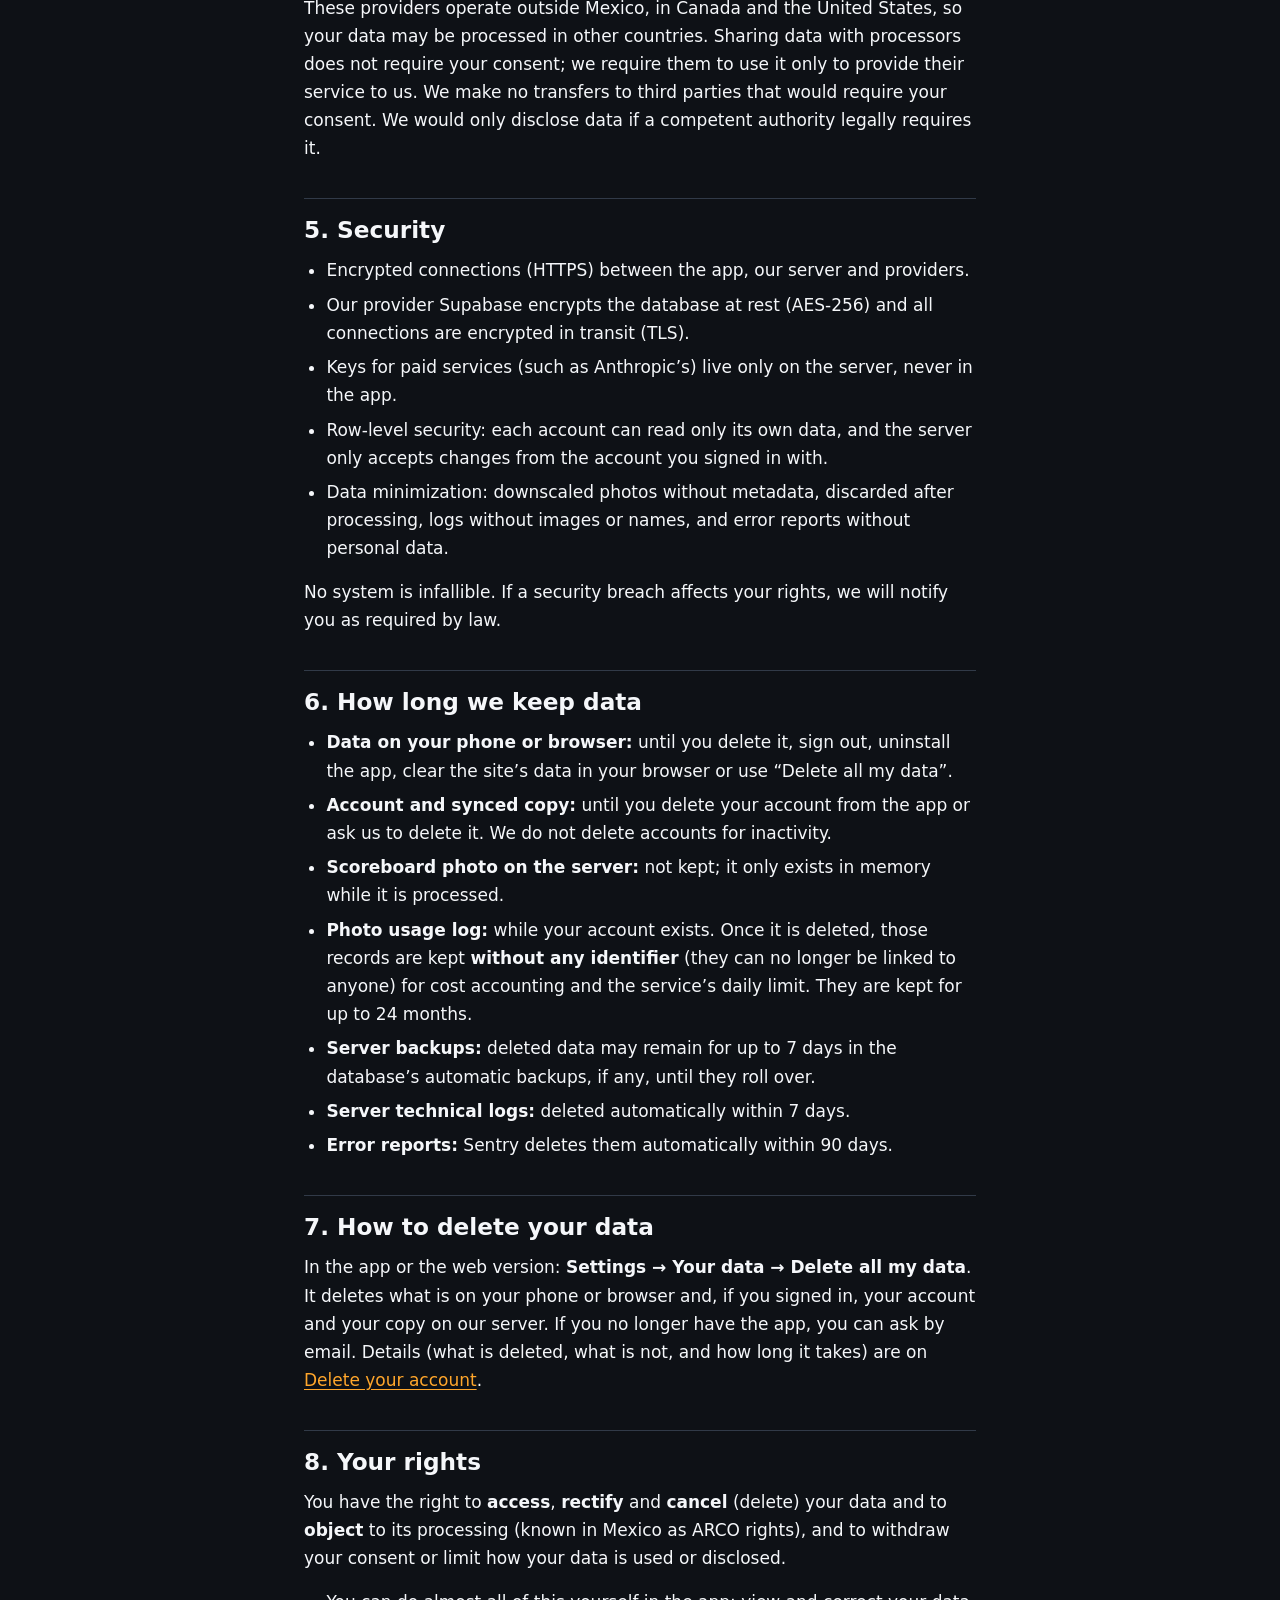
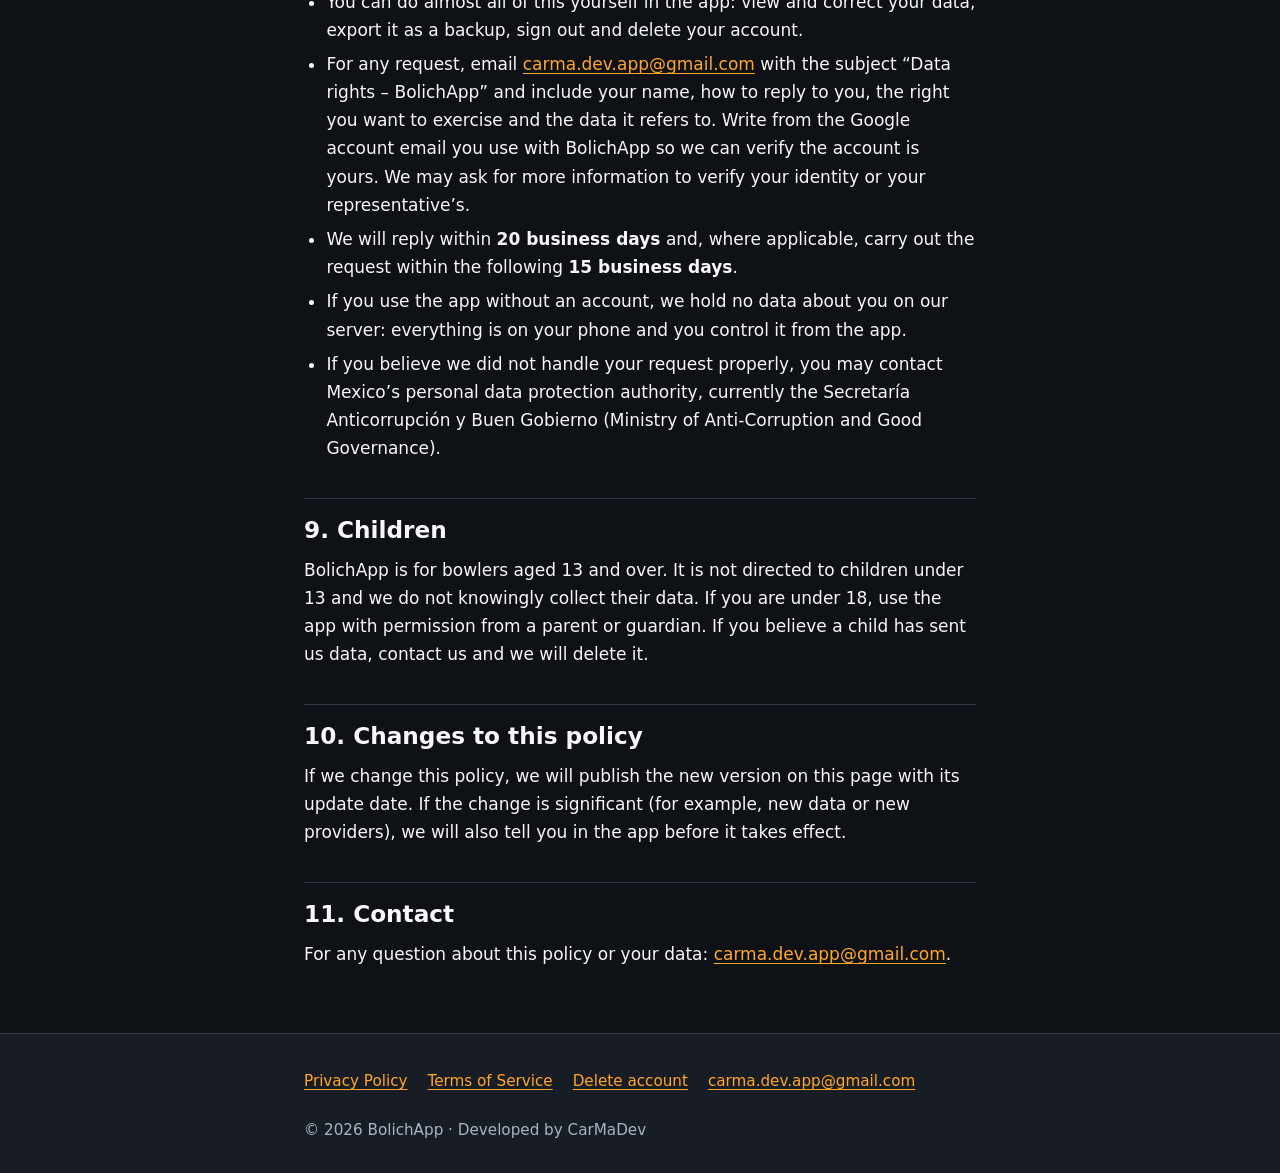
<file: en/privacy/index.html>
<!doctype html>
<html lang="en">
  <head>
    <meta charset="utf-8" />
    <meta name="viewport" content="width=device-width, initial-scale=1" />
    <title>Privacy Policy · BolichApp</title>
    <meta
      name="description"
      content="What data BolichApp handles, why, which providers are involved and how to exercise your rights."
    />
    <meta name="theme-color" content="#0E1116" />
    <link rel="canonical" href="https://bolichapp.com/en/privacy/" />
    <link rel="alternate" hreflang="es-MX" href="https://bolichapp.com/privacidad/" />
    <link rel="alternate" hreflang="en" href="https://bolichapp.com/en/privacy/" />
    <link rel="alternate" hreflang="x-default" href="https://bolichapp.com/privacidad/" />
    <link rel="icon" href="/assets/favicon.png" type="image/png" />
    <link rel="apple-touch-icon" href="/assets/icon.png" />
    <link rel="stylesheet" href="/assets/style.css" />
  </head>
  <body>
    <a class="skip-link" href="#content">Skip to content</a>
    <header class="site-header">
      <div class="wrap">
        <a class="brand" href="/en/"
          ><img src="/assets/icon.png" alt="" width="36" height="36" />BolichApp</a
        >
        <nav class="site-nav" aria-label="Main">
          <ul>
            <li><a href="/en/privacy/" aria-current="page">Privacy</a></li>
            <li><a href="/en/terms/">Terms</a></li>
            <li><a class="lang" href="/privacidad/" hreflang="es-MX" lang="es-MX">Español</a></li>
          </ul>
        </nav>
      </div>
    </header>

    <main id="content">
      <div class="wrap">
        <h1>Privacy Policy</h1>
        <p class="meta">Last updated: November 6, 2026 · Version 1.5</p>
        <p class="meta">
          The Spanish version (<a href="/privacidad/" hreflang="es-MX" lang="es-MX"
            >Aviso de privacidad</a
          >) is the governing text for purposes of Mexican law.
        </p>

        <section class="card focus" aria-labelledby="summary">
          <h2 id="summary">Summary</h2>
          <ul>
            <li>
              <strong>Without an account</strong>, your bowling data stays on your phone: your
              games, balls and sessions never leave it.
            </li>
            <li>
              <strong>With Google</strong> (optional), we store your email, name, profile picture
              and a copy of your bowling data on our server (Supabase), to sync it and restore it on
              another phone.
            </li>
            <li>
              <strong>Scoreboard photos</strong> (account required): the photo is downscaled, its
              metadata (EXIF, including location) is removed, it is read with the Anthropic API, and
              <strong>it is not stored on our server</strong>.
            </li>
            <li>
              <strong>Error reports:</strong> if the app fails, it sends Sentry a technical report
              without your bowling data, your name or your account. You can turn it off in
              <span class="path">Settings → Privacy</span>.
            </li>
            <li>
              <strong>Web version</strong> (<a href="https://app.bolichapp.com">app.bolichapp.com</a>):
              your data is stored in your browser, it sends no error reports, it keeps no copies
              of scoreboard photos, and Cloudflare serves it (see <a href="#web">section 2.10</a>).
            </li>
            <li>No ads, no third-party analytics, no cookies, and we never sell your data.</li>
            <li>
              You can delete everything from the app:
              <span class="path">Settings → Your data → Delete all my data</span>.
            </li>
          </ul>
        </section>

        <nav class="card toc" aria-labelledby="toc">
          <h2 id="toc">Contents</h2>
          <ol>
            <li><a href="#controller">Who is responsible</a></li>
            <li>
              <a href="#data">What data we handle and why</a>
              <ol>
                <li><a href="#no-account">Using the app without an account</a></li>
                <li><a href="#google">Signing in with Google</a></li>
                <li><a href="#google-data">Data we receive from your Google account</a></li>
                <li><a href="#limited-use">Limited Use of Google data</a></li>
                <li><a href="#photos">Scoreboard photo reading</a></li>
                <li><a href="#technical">Technical connection data</a></li>
                <li><a href="#errors">Error reports</a></li>
                <li><a href="#we-dont">What we don’t do</a></li>
                <li><a href="#purposes">Purposes</a></li>
                <li><a href="#web">Web version</a></li>
              </ol>
            </li>
            <li><a href="#permissions">Phone permissions</a></li>
            <li><a href="#providers">Providers and transfers</a></li>
            <li><a href="#security">Security</a></li>
            <li><a href="#retention">How long we keep data</a></li>
            <li><a href="#deletion">How to delete your data</a></li>
            <li><a href="#rights">Your rights</a></li>
            <li><a href="#children">Children</a></li>
            <li><a href="#changes">Changes to this policy</a></li>
            <li><a href="#contact">Contact</a></li>
          </ol>
        </nav>

        <h2 id="controller">1. Who is responsible</h2>
        <p>
          The party responsible for your personal data is Mario Carrillo (CarMaDev), the independent
          developer of BolichApp (“we”), with an address for notices at De la Plaza 5401, Col.
          Guadalupe Jardín, 45030 Zapopan, Jalisco, Mexico. Contact:
          <a href="mailto:carma.dev.app@gmail.com">carma.dev.app@gmail.com</a>.
        </p>
        <p>
          This policy follows Mexico’s Federal Law on the Protection of Personal Data Held by
          Private Parties (published in the Official Gazette on March 20, 2025) and the Google Play
          User Data policy.
        </p>

        <h2 id="data">2. What data we handle and why</h2>

        <h3 id="no-account">2.1 Using the app without an account</h3>
        <p>
          Everything you enter is stored in a database on your phone.
          <strong>In this mode the app does not send your data to our server</strong> and we have no
          access to it. The only thing that leaves the phone, if the app fails, is a technical error
          report without your data (see <a href="#errors">section 2.7</a>).
        </p>
        <ul>
          <li>
            <strong>Profile:</strong> your name, the aliases you appear under on scoreboards, your
            bowling hand (optional), speed unit, language and app preferences.
          </li>
          <li>
            <strong>Balls:</strong> name, brand, weight, coverstock, layout, purchase date, notes,
            status and whether it is your spare ball.
          </li>
          <li>
            <strong>Games:</strong> bowling centers, leagues (name, season, league night, dates,
            center and games per session), sessions (date, lanes, oil pattern, type, league,
            handicap and notes), games (including the lane you started on), rolls per frame, the
            ball used on each roll, pins left standing, speed and handicap and, if you turn it on,
            your line of play on each shot (feet, target, arrows and breakpoint boards).
          </li>
          <li>
            <strong>Scoreboard photos:</strong> only if you turn on “Keep the photo with the game”;
            they stay in the app’s private storage.
          </li>
        </ul>
        <p>
          <strong>Backups.</strong> When you export a backup, the app creates a file and opens the
          Android share menu; you choose where it goes (for example, WhatsApp or Google Drive). That
          file never goes through our servers and is subject to the privacy terms of the service you
          choose. Photos are not included in backups.
        </p>
        <p>
          <strong>Android backup.</strong> If your phone’s Google account backup is turned on,
          Android may include the app’s data in it. That backup is managed by Google, not by us.
        </p>

        <h3 id="google">2.2 Signing in with Google (optional)</h3>
        <p>
          Signing in with Google is optional. It lets you back up and sync your data across phones,
          restore it when you switch phones, and use “From photo”.
        </p>
        <ul>
          <li>
            <strong>Your account.</strong> We only ask Google for basic permissions (identity, email
            and profile). When you sign in, our server stores your account identifier, your
            <strong>email address</strong> (and whether it is verified), your
            <strong>name</strong> and your <strong>profile picture</strong> as provided by Google.
            The app only uses your email: it shows it in Settings and during initial setup. Your
            Google name and picture are stored as part of the account, but the app does not use or
            display them. Details are in <a href="#google-data">section 2.3</a>.
          </li>
          <li>
            <strong>A copy of your data.</strong> We store a copy of your profile (name, aliases and
            preferences), balls, centers, leagues, sessions, games and rolls to sync them across
            your phones.
            It includes markers for items you delete, so deletions reach your other phones, and a
            random identifier of the installation that made each change.
          </li>
          <li>
            <strong>Not uploaded:</strong> scoreboard photos kept on your phone and the backups you
            export.
          </li>
          <li>
            <strong>If your phone already had data</strong> when you connect your account, it is
            uploaded to your copy. If your account already has data from another phone, the app asks
            you before merging them; if you cancel, nothing is uploaded and you stay without an
            account.
          </li>
          <li>
            <strong>Access:</strong> only your account can read your copy; it is protected with
            row-level security.
          </li>
          <li>
            <strong>Signing out</strong> syncs and then deletes the data on that phone; the copy on
            our server is kept until you delete your account. If some changes could not be uploaded
            yet (for example, while offline), the app warns you first, because they would be lost.
          </li>
        </ul>

        <h3 id="google-data">2.3 Data we receive from your Google account</h3>
        <p>This section applies only if you sign in with Google.</p>

        <h4 id="google-access">Access</h4>
        <p>
          The app asks Google only for the basic sign-in scopes: <code>openid</code>,
          <code>email</code> and <code>profile</code>. Through them we receive only these data from
          your Google account: your <strong>account identifier</strong>, your
          <strong>email address</strong> (and whether it is verified), your
          <strong>name</strong> and your <strong>profile picture</strong>.
        </p>
        <p>
          We do not access Gmail, Google Drive, Contacts or any other service or data in your Google
          account, and we never receive your password.
        </p>

        <h4 id="google-use">Use</h4>
        <p>We use these data only to:</p>
        <ul>
          <li>identify your account and link it to your synced copy of your bowling data;</li>
          <li>
            show your email in <span class="path">Settings → Account</span> and during initial
            setup, so you know which account you signed in with.
          </li>
        </ul>
        <p>
          Your Google name and profile picture are stored as part of the account, but the app does
          not use or display them. Your BolichApp profile name is the one you type.
        </p>

        <h4 id="google-sharing">Sharing</h4>
        <p>
          These data are stored only in Supabase, which processes them as our processor (see
          <a href="#providers">section 4</a>).
          <strong
            >Your Google email, name and picture are not sent to Anthropic or to any other third
            party.</strong
          >
          The only things sent to Anthropic, when you use “From photo”, are the scoreboard photo and
          your aliases (see <a href="#photos">section 2.5</a>).
        </p>

        <h4 id="google-protection">Protection</h4>
        <ul>
          <li>Connections between the app, our server and Google use HTTPS.</li>
          <li>
            Our provider Supabase encrypts the database at rest (AES-256) and all connections are
            encrypted in transit (TLS).
          </li>
          <li>
            Account data lives in Supabase’s authentication system, which the app cannot access
            directly. Your synced copy is protected with row-level security (RLS): only your account
            can read it.
          </li>
        </ul>

        <h4 id="google-retention">Retention and deletion</h4>
        <p>
          They are kept until you delete your account. Signing out does not delete them. Using
          <span class="path">Settings → Your data → Delete all my data</span> deletes your account
          with these data and your synced copy, and the app revokes BolichApp’s access to your
          Google account. See <a href="#deletion">section 7</a> and
          <a href="/en/delete-account/">Delete your account</a>.
        </p>

        <h3 id="limited-use">2.4 Limited Use of Google data</h3>
        <p>
          BolichApp’s use and transfer to any other app of information received from Google APIs
          will adhere to
          <a href="https://developers.google.com/terms/api-services-user-data-policy"
            >Google API Services User Data Policy</a
          >, including the Limited Use requirements.
        </p>
        <p>
          This is a different policy from the Google Play User Data policy, which we also follow
          (see <a href="#controller">section 1</a>).
        </p>

        <h3 id="photos">2.5 Scoreboard photo reading (“From photo”)</h3>
        <p>This feature requires signing in with Google. When you read a photo:</p>
        <ol>
          <li>
            The app downscales the photo (1,568 px maximum on its longest side) and re-encodes it as
            JPEG, which removes EXIF metadata, including location.
          </li>
          <li>
            The photo and your aliases (up to 10) are sent to our server; the aliases are used to
            find your row on the scoreboard.
          </li>
          <li>
            The server sends the photo and aliases to the Anthropic API (Claude model), which
            returns the reading: rolls per frame, totals, speed, handicap and the names visible on
            the scoreboard (so you can pick your row if your alias was not found).
          </li>
          <li>
            <strong>The photo is not stored on our server</strong> or in its logs: it only exists in
            memory while it is processed. The reading is not stored on the server either: it is sent
            back to your phone, and nothing is saved in the app until you review and confirm it.
          </li>
        </ol>
        <p>
          Anthropic processes the photo as our provider under its commercial terms: it does not use
          it to train its models and keeps it only for a limited period before deleting it, under
          its API data retention policy.
        </p>
        <p>
          The photo may show other players’ names as they appear on the bowling center screen. They
          are used only to locate your row and are not stored on the server. We recommend
          photographing only the scoreboard.
        </p>
        <p>
          <strong>Photo usage log.</strong> To apply your account’s monthly limit and control the
          cost of the service, for each photo we store: your account identifier, date and time,
          outcome (read, unreadable or failed), model used, tokens consumed, estimated cost, image
          size and an error code if any.
          <strong>It contains no images, names, aliases or readings.</strong> The server also writes
          technical logs with the same data plus the request duration, likewise without images or
          names.
        </p>

        <h3 id="technical">2.6 Technical connection data</h3>
        <p>
          When the app connects (sign-in, sync, photo reading, account deletion or sending an error
          report), our providers
          receive, like any internet service, your IP address and technical request data, which may
          be kept in their security logs for a limited time. We do not use them to track you.
        </p>

        <h3 id="errors">2.7 Error reports</h3>
        <p>
          If the app fails, it sends a technical error report to Sentry, our error monitoring
          provider, so we can find and fix the problem. This applies with or without an account and
          is on by default; you can turn it off at any time (see below).
        </p>
        <p><strong>What is sent:</strong></p>
        <ul>
          <li>
            the error type and message, and the part of the code where it happened (stack trace);
          </li>
          <li>
            the app version and technical details of the phone: manufacturer and model, Android
            version, language, time zone, available memory and storage, and battery status;
          </li>
          <li>
            the technical events leading up to the error, without their content: internal app
            messages and connections to our server (method, address without parameters and response
            code);
          </li>
          <li>
            when each use of the app starts and ends and whether it ended in a crash, to measure how
            stable each version is;
          </li>
          <li>
            a random installation identifier generated by Sentry, to count how many installations
            are affected by each error. It is not the Android ID or the advertising ID, and it is not
            linked to your account.
          </li>
        </ul>
        <p>
          <strong>What is not sent:</strong> your bowling data (games, rolls, balls, sessions,
          leagues and bowling centers), your name, your aliases, your email, your account
          identifier, photos, screenshots or screen recordings, or your location. Before sending
          each report, the app removes any personal data that could be inside the error message
          (for example, emails or stored values). Reports are not linked to your Google account. We
          do not measure app performance or record what you do in it.
        </p>
        <p>
          <strong>Provider and region:</strong> Sentry (Functional Software, Inc.), which processes
          the reports on our behalf, with servers in the United States. Like any internet service,
          it receives your IP address when the app connects (see
          <a href="#technical">section 2.6</a>), but it is not stored with the report.
        </p>
        <p>
          <strong>Retention:</strong> Sentry deletes reports automatically within 90 days at most.
          Because they are not linked to your account, “Delete all my data” cannot find them; they
          are deleted on their own within that period.
        </p>
        <p>
          <strong>How to turn it off:</strong>
          <span class="path">Settings → Privacy → Send error reports</span>. From then on the app
          stops sending reports, including for later failures. The setting is saved in your profile
          and, if you use a Google account, synced to your other phones.
        </p>

        <h3 id="we-dont">2.8 What we don’t do</h3>
        <p>This applies to the data we receive from Google and to any other data of yours:</p>
        <ul>
          <li>No ads and no advertising SDKs.</li>
          <li>We don’t use your data for targeted or personalized advertising.</li>
          <li>No third-party analytics and no tracking across other apps or websites.</li>
          <li>
            No cookies, on the web version either. This website (bolichapp.com) has no cookies,
            no JavaScript and no third-party resources.
          </li>
          <li>We don’t sell or rent your data, or share it for third parties’ own purposes.</li>
          <li>We don’t give your data to data brokers or information resellers.</li>
          <li>We don’t use your data to determine creditworthiness or for lending purposes.</li>
          <li>
            We don’t use your data, or allow it to be used, to train artificial intelligence or
            machine learning models, whether ours or third parties’.
          </li>
          <li>We don’t ask for your location, contacts or sensitive personal data.</li>
        </ul>

        <h3 id="purposes">2.9 Purposes</h3>
        <p>We use your data only to provide the service you ask for:</p>
        <ul>
          <li>storing your data and computing your stats;</li>
          <li>
            identifying your account, syncing your data across your phones and restoring it, if you
            sign in with Google;
          </li>
          <li>reading the scoreboard photos you send and applying the monthly limit;</li>
          <li>
            handling your requests and fixing bugs in the app (with error reports, unless you turn
            them off).
          </li>
        </ul>
        <p>There are no secondary purposes: no marketing, advertising or commercial profiling.</p>

        <h3 id="web">2.10 Web version (app.bolichapp.com)</h3>
        <p>
          BolichApp also runs in the browser, at
          <a href="https://app.bolichapp.com">app.bolichapp.com</a>. It is the same app and handles
          the same data described above, with these differences:
        </p>
        <ul>
          <li>
            <strong>Where your data is stored:</strong> without an account, in your browser’s
            storage for that site, on your device; it never leaves it. If you clear the site’s data
            in your browser, it is lost. Safari may delete it after 7 days without opening the site,
            unless you add it to your home screen. We use that storage only to make the app work
            (your database, your preferences and, with an account, your session); these are not
            cookies and are not used to track you.
          </li>
          <li>
            <strong>Signing in with Google:</strong> the app takes you to Google’s page and Google
            brings you back to the app. We ask for the same basic permissions (<code>openid</code>,
            <code>email</code> and <code>profile</code>) and handle the data as explained in sections
            2.2 to 2.4. A browser has no device-level Google account: signing out does not sign you
            out of Google, and deleting your account cannot revoke access automatically; you can
            remove BolichApp from
            <a href="https://myaccount.google.com/connections">your Google account’s
            connections</a>.
          </li>
          <li><strong>Error reports:</strong> the web version does not send reports to Sentry.</li>
          <li>
            <strong>“From photo”:</strong> works as explained in <a href="#photos">section 2.5</a>.
            You pick the photo with your browser’s file picker (on a phone, also with the camera);
            the app only receives the photo you choose. Your browser shrinks it and strips its
            metadata before sending it, and the web version never keeps a copy of the photo with
            the game.
          </li>
          <li>
            <strong>Hosting:</strong> Cloudflare serves the web app’s files (see
            <a href="#providers">section 4</a>) and receives your IP address and technical data of
            each request, as explained in <a href="#technical">section 2.6</a>. Your bowling data
            does not go through Cloudflare.
          </li>
        </ul>

        <h2 id="permissions">3. Phone permissions</h2>
        <ul>
          <li>
            <strong>Camera:</strong> requested only when you tap “Take photo”, after a screen that
            explains why. You can use the gallery instead.
          </li>
          <li>
            <strong>Photos:</strong> we use the Android photo picker, which gives the app only the
            photo you choose. We never ask for permission to read your gallery or storage.
          </li>
          <li>
            <strong>Microphone and storage:</strong> explicitly blocked by the app; never requested.
          </li>
          <li>
            <strong>Internet:</strong> only for sign-in, sync, “From photo”, account deletion and
            sending error reports.
          </li>
        </ul>

        <h2 id="providers">4. Providers and transfers</h2>
        <p>
          We use these providers, which process data on our behalf and only to provide the service
          (processors):
        </p>
        <ul>
          <li>
            <strong>Supabase</strong> (Supabase, Inc.): accounts, the sync database and server
            functions. Server region: Canada (ca-central-1).
          </li>
          <li>
            <strong>Anthropic</strong> (Anthropic, PBC): reading photos with its Claude API. United
            States.
          </li>
          <li>
            <strong>Sentry</strong> (Functional Software, Inc.): app error reports. United States.
          </li>
          <li>
            <strong>Google</strong> (Google LLC): Google sign-in. Google Play also distributes the
            app and handles its own data under its privacy policy.
          </li>
          <li>
            <strong>Cloudflare</strong> (Cloudflare, Inc.): hosting and delivery of the web version.
            Global network, based in the United States.
          </li>
        </ul>
        <p>
          These providers operate outside Mexico, in Canada and the United States, so your data may
          be processed in other countries. Sharing data with processors does not require your
          consent; we require them to use it only to provide their service to us. We make no
          transfers to third parties that would require your consent. We would only disclose data if
          a competent authority legally requires it.
        </p>

        <h2 id="security">5. Security</h2>
        <ul>
          <li>Encrypted connections (HTTPS) between the app, our server and providers.</li>
          <li>
            Our provider Supabase encrypts the database at rest (AES-256) and all connections are
            encrypted in transit (TLS).
          </li>
          <li>
            Keys for paid services (such as Anthropic’s) live only on the server, never in the app.
          </li>
          <li>
            Row-level security: each account can read only its own data, and the server only accepts
            changes from the account you signed in with.
          </li>
          <li>
            Data minimization: downscaled photos without metadata, discarded after processing,
            logs without images or names, and error reports without personal data.
          </li>
        </ul>
        <p>
          No system is infallible. If a security breach affects your rights, we will notify you as
          required by law.
        </p>

        <h2 id="retention">6. How long we keep data</h2>
        <ul>
          <li>
            <strong>Data on your phone or browser:</strong> until you delete it, sign out,
            uninstall the app, clear the site’s data in your browser or use “Delete all my
            data”.
          </li>
          <li>
            <strong>Account and synced copy:</strong> until you delete your account from the app or
            ask us to delete it. We do not delete accounts for inactivity.
          </li>
          <li>
            <strong>Scoreboard photo on the server:</strong> not kept; it only exists in memory
            while it is processed.
          </li>
          <li>
            <strong>Photo usage log:</strong> while your account exists. Once it is deleted, those
            records are kept <strong>without any identifier</strong> (they can no longer be linked
            to anyone) for cost accounting and the service’s daily limit. They are kept for up to 24
            months.
          </li>
          <li>
            <strong>Server backups:</strong> deleted data may remain for up to 7 days in the
            database’s automatic backups, if any, until they roll over.
          </li>
          <li><strong>Server technical logs:</strong> deleted automatically within 7 days.</li>
          <li><strong>Error reports:</strong> Sentry deletes them automatically within 90 days.</li>
        </ul>

        <h2 id="deletion">7. How to delete your data</h2>
        <p>
          In the app or the web version:
          <span class="path">Settings → Your data → Delete all my data</span>. It deletes what is on
          your phone or browser and, if you signed in, your account and your copy on our
          server. If you no longer have the app, you can ask by email. Details (what is deleted,
          what is not, and how long it takes) are on
          <a href="/en/delete-account/">Delete your account</a>.
        </p>

        <h2 id="rights">8. Your rights</h2>
        <p>
          You have the right to <strong>access</strong>, <strong>rectify</strong> and
          <strong>cancel</strong> (delete) your data and to <strong>object</strong> to its
          processing (known in Mexico as ARCO rights), and to withdraw your consent or limit how
          your data is used or disclosed.
        </p>
        <ul>
          <li>
            You can do almost all of this yourself in the app: view and correct your data, export it
            as a backup, sign out and delete your account.
          </li>
          <li>
            For any request, email
            <a href="mailto:carma.dev.app@gmail.com?subject=Data%20rights%20-%20BolichApp"
              >carma.dev.app@gmail.com</a
            >
            with the subject “Data rights – BolichApp” and include your name, how to reply to you,
            the right you want to exercise and the data it refers to. Write from the Google account
            email you use with BolichApp so we can verify the account is yours. We may ask for more
            information to verify your identity or your representative’s.
          </li>
          <li>
            We will reply within <strong>20 business days</strong> and, where applicable, carry out
            the request within the following <strong>15 business days</strong>.
          </li>
          <li>
            If you use the app without an account, we hold no data about you on our server:
            everything is on your phone and you control it from the app.
          </li>
          <li>
            If you believe we did not handle your request properly, you may contact Mexico’s
            personal data protection authority, currently the Secretaría Anticorrupción y Buen
            Gobierno (Ministry of Anti-Corruption and Good Governance).
          </li>
        </ul>

        <h2 id="children">9. Children</h2>
        <p>
          BolichApp is for bowlers aged 13 and over. It is not directed to children under 13 and we
          do not knowingly collect their data. If you are under 18, use the app with permission from
          a parent or guardian. If you believe a child has sent us data, contact us and we will
          delete it.
        </p>

        <h2 id="changes">10. Changes to this policy</h2>
        <p>
          If we change this policy, we will publish the new version on this page with its update
          date. If the change is significant (for example, new data or new providers), we will also
          tell you in the app before it takes effect.
        </p>

        <h2 id="contact">11. Contact</h2>
        <p>
          For any question about this policy or your data:
          <a href="mailto:carma.dev.app@gmail.com">carma.dev.app@gmail.com</a>.
        </p>
      </div>
    </main>

    <footer class="site-footer">
      <div class="wrap">
        <nav aria-label="Legal">
          <ul>
            <li><a href="/en/privacy/">Privacy Policy</a></li>
            <li><a href="/en/terms/">Terms of Service</a></li>
            <li><a href="/en/delete-account/">Delete account</a></li>
            <li><a href="mailto:carma.dev.app@gmail.com">carma.dev.app@gmail.com</a></li>
          </ul>
        </nav>
        <p>© 2026 BolichApp · Developed by CarMaDev</p>
      </div>
    </footer>
  </body>
</html>
</file>
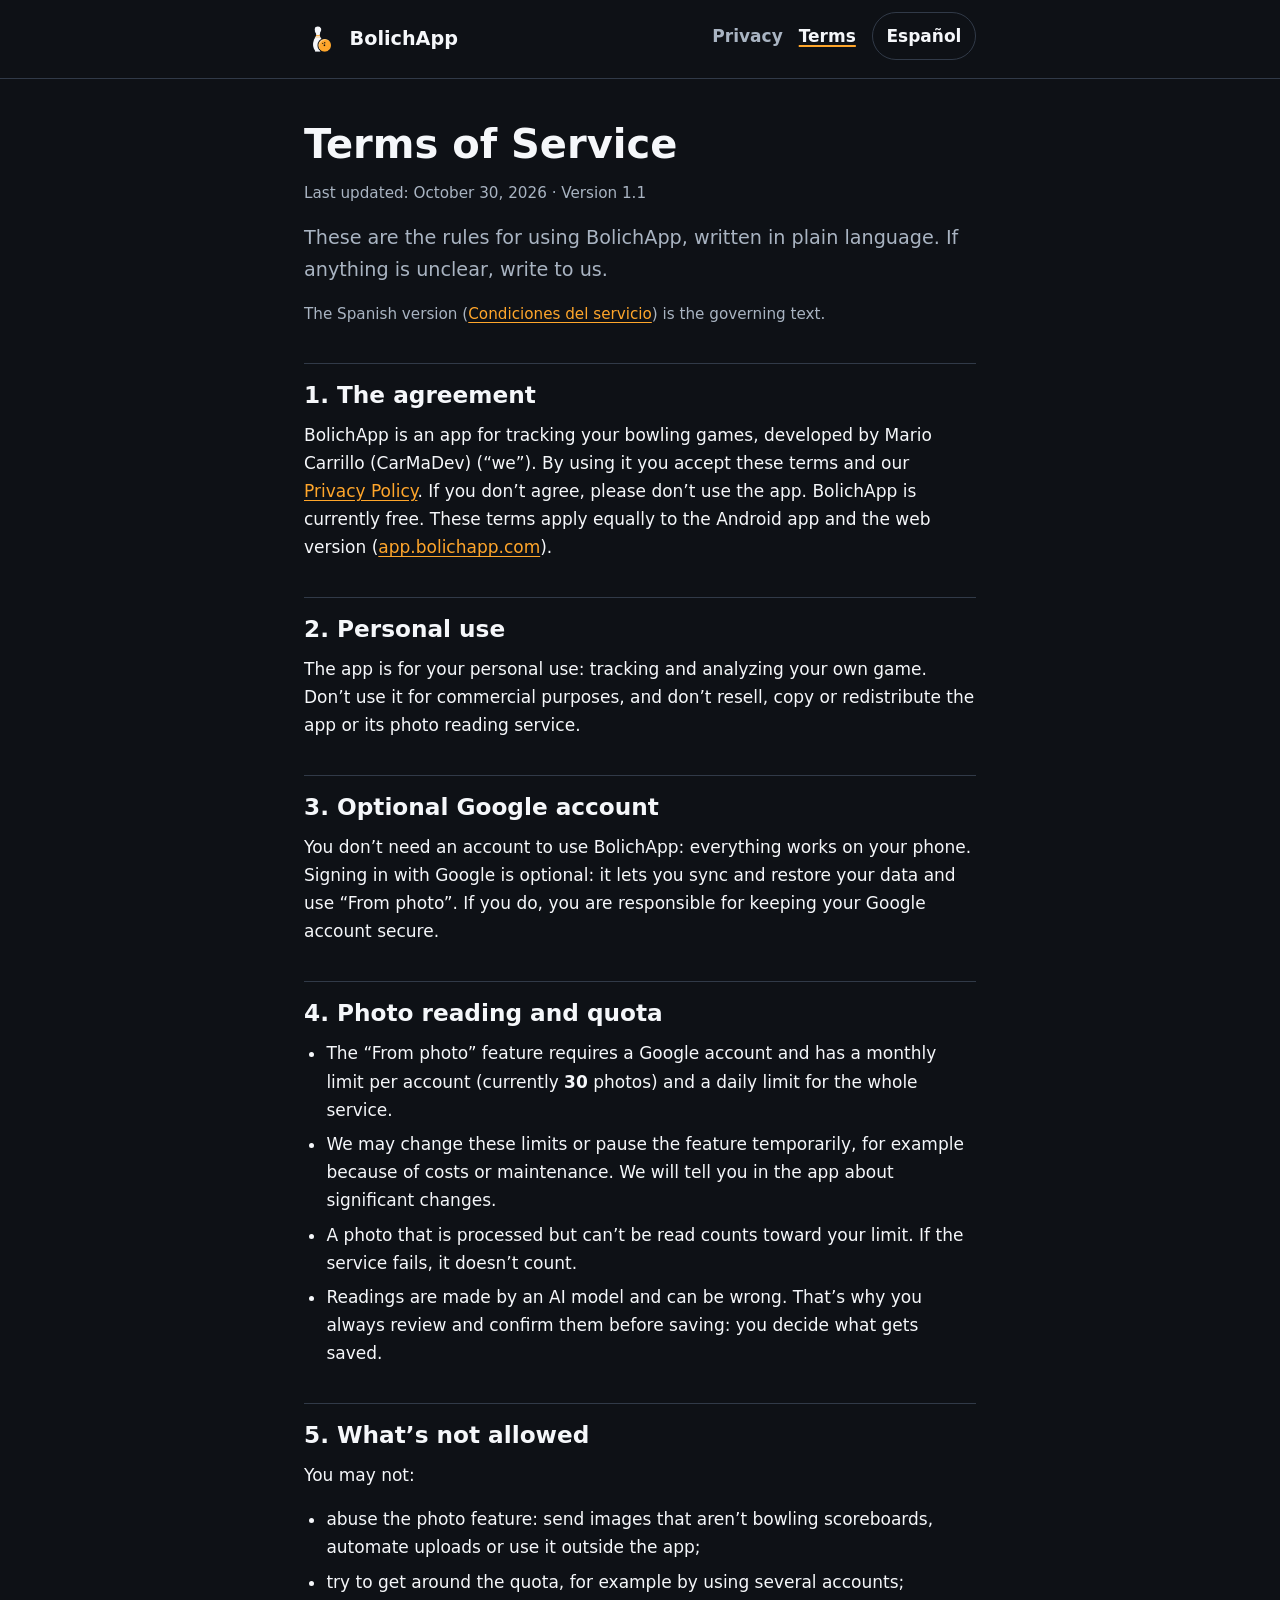
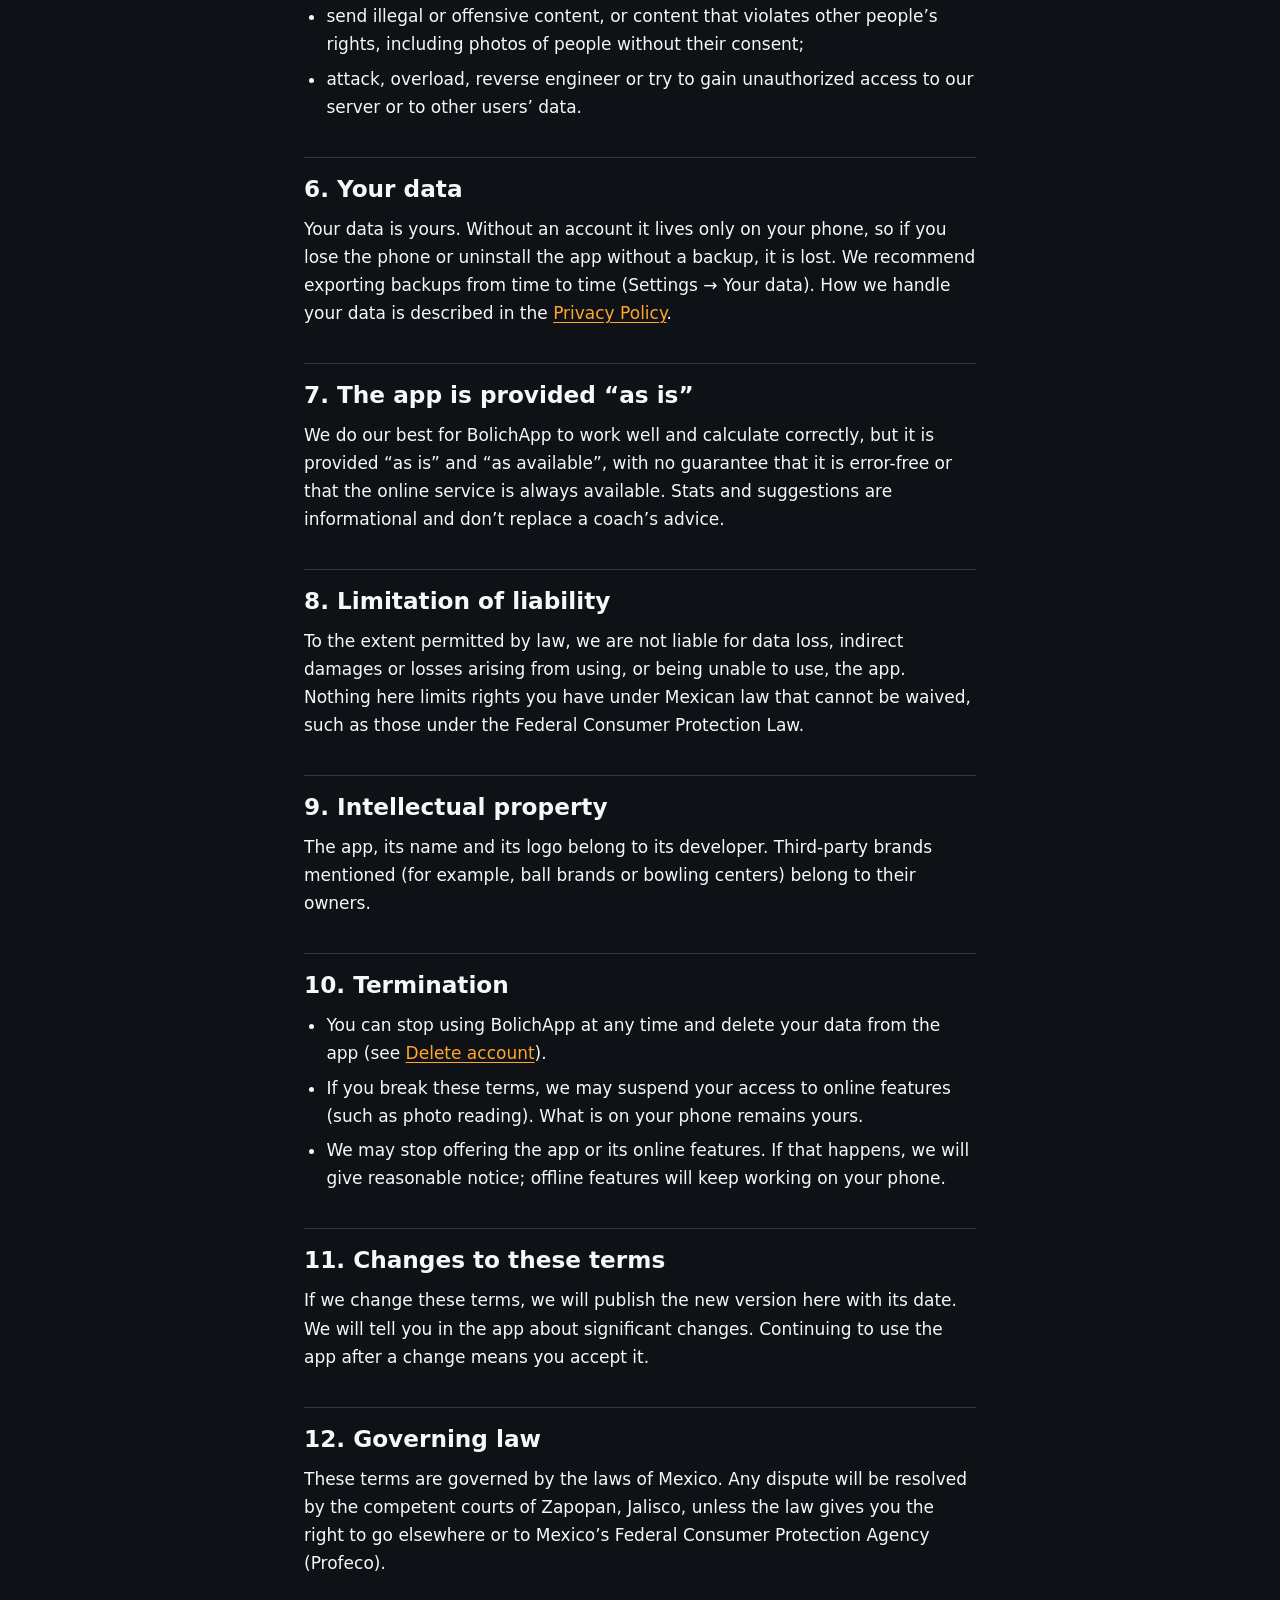
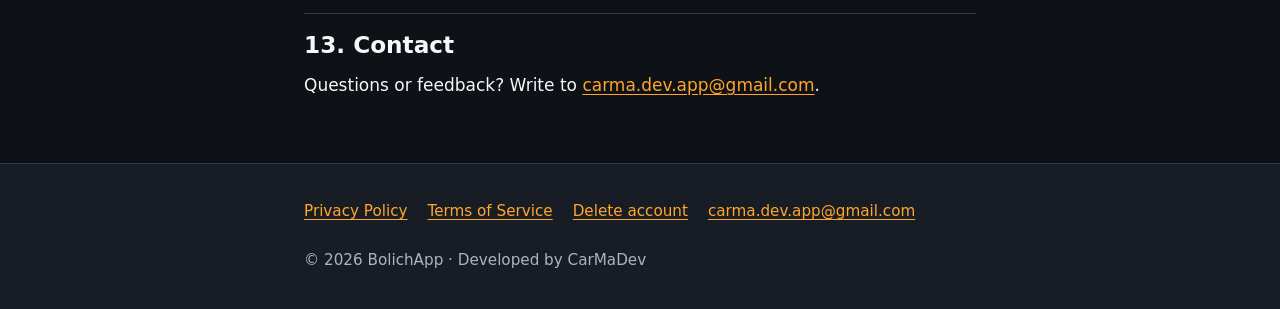
<file: en/terms/index.html>
<!doctype html>
<html lang="en">
  <head>
    <meta charset="utf-8" />
    <meta name="viewport" content="width=device-width, initial-scale=1" />
    <title>Terms of Service · BolichApp</title>
    <meta name="description" content="The rules for using BolichApp, in plain language." />
    <meta name="theme-color" content="#0E1116" />
    <link rel="canonical" href="https://bolichapp.com/en/terms/" />
    <link rel="alternate" hreflang="es-MX" href="https://bolichapp.com/terminos/" />
    <link rel="alternate" hreflang="en" href="https://bolichapp.com/en/terms/" />
    <link rel="alternate" hreflang="x-default" href="https://bolichapp.com/terminos/" />
    <link rel="icon" href="/assets/favicon.png" type="image/png" />
    <link rel="apple-touch-icon" href="/assets/icon.png" />
    <link rel="stylesheet" href="/assets/style.css" />
  </head>
  <body>
    <a class="skip-link" href="#content">Skip to content</a>
    <header class="site-header">
      <div class="wrap">
        <a class="brand" href="/en/"
          ><img src="/assets/icon.png" alt="" width="36" height="36" />BolichApp</a
        >
        <nav class="site-nav" aria-label="Main">
          <ul>
            <li><a href="/en/privacy/">Privacy</a></li>
            <li><a href="/en/terms/" aria-current="page">Terms</a></li>
            <li><a class="lang" href="/terminos/" hreflang="es-MX" lang="es-MX">Español</a></li>
          </ul>
        </nav>
      </div>
    </header>

    <main id="content">
      <div class="wrap">
        <h1>Terms of Service</h1>
        <p class="meta">Last updated: October 30, 2026 · Version 1.1</p>
        <p class="lead">
          These are the rules for using BolichApp, written in plain language. If anything is
          unclear, write to us.
        </p>
        <p class="meta">
          The Spanish version (<a href="/terminos/" hreflang="es-MX" lang="es-MX"
            >Condiciones del servicio</a
          >) is the governing text.
        </p>

        <h2 id="agreement">1. The agreement</h2>
        <p>
          BolichApp is an app for tracking your bowling games, developed by Mario Carrillo
          (CarMaDev) (“we”). By using it you accept these terms and our
          <a href="/en/privacy/">Privacy Policy</a>. If you don’t agree, please don’t use the app.
          BolichApp is currently free. These terms apply equally to the Android app and the web
          version (<a href="https://app.bolichapp.com">app.bolichapp.com</a>).
        </p>

        <h2 id="personal-use">2. Personal use</h2>
        <p>
          The app is for your personal use: tracking and analyzing your own game. Don’t use it for
          commercial purposes, and don’t resell, copy or redistribute the app or its photo reading
          service.
        </p>

        <h2 id="account">3. Optional Google account</h2>
        <p>
          You don’t need an account to use BolichApp: everything works on your phone. Signing in
          with Google is optional: it lets you sync and restore your data and use “From photo”. If
          you do, you are responsible for keeping your Google account secure.
        </p>

        <h2 id="photos">4. Photo reading and quota</h2>
        <ul>
          <li>
            The “From photo” feature requires a Google account and has a monthly limit per account
            (currently
            <strong>30</strong> photos) and a daily limit for the whole service.
          </li>
          <li>
            We may change these limits or pause the feature temporarily, for example because of
            costs or maintenance. We will tell you in the app about significant changes.
          </li>
          <li>
            A photo that is processed but can’t be read counts toward your limit. If the service
            fails, it doesn’t count.
          </li>
          <li>
            Readings are made by an AI model and can be wrong. That’s why you always review and
            confirm them before saving: you decide what gets saved.
          </li>
        </ul>

        <h2 id="not-allowed">5. What’s not allowed</h2>
        <p>You may not:</p>
        <ul>
          <li>
            abuse the photo feature: send images that aren’t bowling scoreboards, automate uploads
            or use it outside the app;
          </li>
          <li>try to get around the quota, for example by using several accounts;</li>
          <li>
            send illegal or offensive content, or content that violates other people’s rights,
            including photos of people without their consent;
          </li>
          <li>
            attack, overload, reverse engineer or try to gain unauthorized access to our server or
            to other users’ data.
          </li>
        </ul>

        <h2 id="your-data">6. Your data</h2>
        <p>
          Your data is yours. Without an account it lives only on your phone, so if you lose the
          phone or uninstall the app without a backup, it is lost. We recommend exporting backups
          from time to time (Settings → Your data). How we handle your data is described in the
          <a href="/en/privacy/">Privacy Policy</a>.
        </p>

        <h2 id="as-is">7. The app is provided “as is”</h2>
        <p>
          We do our best for BolichApp to work well and calculate correctly, but it is provided “as
          is” and “as available”, with no guarantee that it is error-free or that the online service
          is always available. Stats and suggestions are informational and don’t replace a coach’s
          advice.
        </p>

        <h2 id="liability">8. Limitation of liability</h2>
        <p>
          To the extent permitted by law, we are not liable for data loss, indirect damages or
          losses arising from using, or being unable to use, the app. Nothing here limits rights you
          have under Mexican law that cannot be waived, such as those under the Federal Consumer
          Protection Law.
        </p>

        <h2 id="ip">9. Intellectual property</h2>
        <p>
          The app, its name and its logo belong to its developer. Third-party brands mentioned (for
          example, ball brands or bowling centers) belong to their owners.
        </p>

        <h2 id="termination">10. Termination</h2>
        <ul>
          <li>
            You can stop using BolichApp at any time and delete your data from the app (see
            <a href="/en/delete-account/">Delete account</a>).
          </li>
          <li>
            If you break these terms, we may suspend your access to online features (such as photo
            reading). What is on your phone remains yours.
          </li>
          <li>
            We may stop offering the app or its online features. If that happens, we will give
            reasonable notice; offline features will keep working on your phone.
          </li>
        </ul>

        <h2 id="changes">11. Changes to these terms</h2>
        <p>
          If we change these terms, we will publish the new version here with its date. We will tell
          you in the app about significant changes. Continuing to use the app after a change means
          you accept it.
        </p>

        <h2 id="law">12. Governing law</h2>
        <p>
          These terms are governed by the laws of Mexico. Any dispute will be resolved by the
          competent courts of Zapopan, Jalisco, unless the law gives you the right to go elsewhere
          or to Mexico’s Federal Consumer Protection Agency (Profeco).
        </p>

        <h2 id="contact">13. Contact</h2>
        <p>
          Questions or feedback? Write to
          <a href="mailto:carma.dev.app@gmail.com">carma.dev.app@gmail.com</a>.
        </p>
      </div>
    </main>

    <footer class="site-footer">
      <div class="wrap">
        <nav aria-label="Legal">
          <ul>
            <li><a href="/en/privacy/">Privacy Policy</a></li>
            <li><a href="/en/terms/">Terms of Service</a></li>
            <li><a href="/en/delete-account/">Delete account</a></li>
            <li><a href="mailto:carma.dev.app@gmail.com">carma.dev.app@gmail.com</a></li>
          </ul>
        </nav>
        <p>© 2026 BolichApp · Developed by CarMaDev</p>
      </div>
    </footer>
  </body>
</html>
</file>
<file: assets/style.css>
/*
 * BolichApp public site. Colors match the app (src/theme/tokens.ts); dark theme only.
 * No JavaScript, cookies or external resources: system fonts only.
 */
:root {
  color-scheme: dark;
  --background: #0e1116;
  --surface: #181d25;
  --surface-raised: #232a35;
  --border: #313a48;
  --text: #f5f7fa;
  --text-secondary: #a9b4c2;
  --primary: #ffa62b;
  --on-primary: #1b1200;
  --primary-muted: #3a2a12;
  --danger: #ff6b6b;
  --danger-muted: #3a1719;
  --info: #8ec5ff;
  --focus-surface: #172231;
  --focus-border: #2b3d55;
  --radius-sm: 8px;
  --radius-md: 12px;
  --radius-lg: 20px;
  --content: 44rem;
  --font:
    system-ui, -apple-system, 'Segoe UI', Roboto, 'Noto Sans', 'Helvetica Neue', Arial, sans-serif;
}

*,
*::before,
*::after {
  box-sizing: border-box;
}

html {
  -webkit-text-size-adjust: 100%;
  text-size-adjust: 100%;
}

body {
  margin: 0;
  background: var(--background);
  color: var(--text);
  font-family: var(--font);
  font-size: 1.0625rem;
  line-height: 1.65;
  overflow-wrap: break-word;
}

img {
  max-width: 100%;
  height: auto;
}

a {
  color: var(--primary);
  text-underline-offset: 0.18em;
}

a:hover {
  text-decoration-thickness: 2px;
}

:focus-visible {
  outline: 3px solid var(--info);
  outline-offset: 3px;
  border-radius: 4px;
}

.skip-link {
  position: absolute;
  left: 1rem;
  top: -4rem;
  z-index: 10;
  padding: 0.75rem 1rem;
  background: var(--primary);
  color: var(--on-primary);
  font-weight: 700;
  border-radius: var(--radius-sm);
  text-decoration: none;
}

.skip-link:focus {
  top: 1rem;
}

.wrap {
  width: 100%;
  max-width: var(--content);
  margin: 0 auto;
  padding: 0 1rem;
}

/* Header */
.site-header {
  border-bottom: 1px solid var(--border);
  background: var(--background);
}

.site-header .wrap {
  display: flex;
  flex-wrap: wrap;
  align-items: center;
  justify-content: space-between;
  gap: 0.5rem 1rem;
  padding-top: 0.75rem;
  padding-bottom: 0.75rem;
}

.brand {
  display: inline-flex;
  align-items: center;
  gap: 0.6rem;
  min-height: 48px;
  color: var(--text);
  font-weight: 800;
  font-size: 1.2rem;
  text-decoration: none;
}

.brand img {
  width: 36px;
  height: 36px;
  border-radius: var(--radius-sm);
}

.site-nav ul {
  display: flex;
  flex-wrap: wrap;
  align-items: center;
  gap: 0.25rem 1rem;
  margin: 0;
  padding: 0;
  list-style: none;
}

.site-nav a {
  display: inline-flex;
  align-items: center;
  min-height: 48px;
  color: var(--text-secondary);
  text-decoration: none;
  font-weight: 600;
}

.site-nav a:hover,
.site-nav a[aria-current='page'] {
  color: var(--text);
}

.site-nav a[aria-current='page'] {
  text-decoration: underline;
  text-decoration-color: var(--primary);
  text-decoration-thickness: 2px;
}

.site-nav .lang {
  padding: 0 0.85rem;
  border: 1px solid var(--border);
  border-radius: 999px;
  color: var(--text);
}

/* Main */
main {
  padding: 2rem 0 3rem;
}

h1,
h2,
h3 {
  line-height: 1.25;
  margin: 2.25rem 0 0.75rem;
}

h1 {
  font-size: clamp(1.9rem, 5vw, 2.5rem);
  font-weight: 800;
  margin-top: 0.5rem;
}

h2 {
  font-size: 1.45rem;
  padding-top: 1rem;
  border-top: 1px solid var(--border);
}

h3 {
  font-size: 1.15rem;
  margin-top: 1.75rem;
}

h4 {
  font-size: 1rem;
  line-height: 1.25;
  margin: 1.25rem 0 0.5rem;
}

.toc ol ol {
  columns: auto;
  margin-top: 0.25rem;
  padding-left: 1.25rem;
}

p,
ul,
ol,
dl {
  margin: 0 0 1rem;
}

ul,
ol {
  padding-left: 1.4rem;
}

li {
  margin-bottom: 0.4rem;
}

li > ul {
  margin-top: 0.4rem;
}

strong {
  font-weight: 700;
}

.lead {
  font-size: 1.2rem;
  color: var(--text-secondary);
}

.meta {
  color: var(--text-secondary);
  font-size: 0.95rem;
}

.card {
  margin: 1.25rem 0;
  padding: 1rem 1.25rem;
  background: var(--surface);
  border: 1px solid var(--border);
  border-radius: var(--radius-md);
}

.card > :last-child {
  margin-bottom: 0;
}

.card h2,
.card h3 {
  margin-top: 0;
  padding-top: 0;
  border-top: 0;
}

.card.focus {
  background: var(--focus-surface);
  border-color: var(--focus-border);
}

.card.warning {
  background: var(--danger-muted);
  border-color: var(--danger);
}

.toc ol {
  margin: 0;
  columns: 2 14rem;
  column-gap: 2rem;
}

.toc li {
  break-inside: avoid;
}

.steps li::marker {
  color: var(--primary);
  font-weight: 700;
}

.path {
  font-weight: 700;
  color: var(--text);
}

kbd,
code {
  font-family: ui-monospace, 'Cascadia Code', Consolas, monospace;
  font-size: 0.92em;
  padding: 0.1em 0.35em;
  background: var(--surface-raised);
  border-radius: 4px;
}

/* Pending items the developer must confirm before publishing (grep "TODO"). */
.todo {
  display: inline;
  padding: 0.05em 0.35em;
  background: var(--primary-muted);
  color: var(--primary);
  border: 1px dashed var(--primary);
  border-radius: 4px;
  font-size: 0.9em;
  font-weight: 600;
}

/* Home */
.hero {
  display: grid;
  gap: 1.25rem;
  justify-items: start;
  padding: 1rem 0 1.5rem;
}

.hero img {
  width: 104px;
  height: 104px;
  border-radius: 24px;
}

.hero h1 {
  margin: 0;
}

.hero .lead {
  margin: 0;
}

.button {
  display: inline-flex;
  align-items: center;
  justify-content: center;
  min-height: 48px;
  padding: 0.6rem 1.4rem;
  border-radius: 999px;
  background: var(--primary);
  color: var(--on-primary);
  font-weight: 700;
  text-decoration: none;
}

.features {
  display: grid;
  gap: 1rem;
  grid-template-columns: repeat(auto-fit, minmax(16rem, 1fr));
  margin: 1.5rem 0;
  padding: 0;
  list-style: none;
}

.features li {
  margin: 0;
  padding: 1rem 1.25rem;
  background: var(--surface);
  border: 1px solid var(--border);
  border-radius: var(--radius-md);
}

.features h3 {
  margin: 0 0 0.4rem;
  color: var(--primary);
}

.features p {
  margin: 0;
  color: var(--text-secondary);
}

/* Footer */
.site-footer {
  border-top: 1px solid var(--border);
  background: var(--surface);
  color: var(--text-secondary);
  font-size: 0.95rem;
}

.site-footer .wrap {
  padding-top: 1.5rem;
  padding-bottom: 2rem;
}

.site-footer ul {
  display: flex;
  flex-wrap: wrap;
  gap: 0 1.25rem;
  margin: 0 0 0.75rem;
  padding: 0;
  list-style: none;
}

.site-footer li {
  margin: 0;
}

.site-footer a {
  display: inline-flex;
  align-items: center;
  min-height: 48px;
}

.site-footer p {
  margin: 0.25rem 0;
}
</file>
